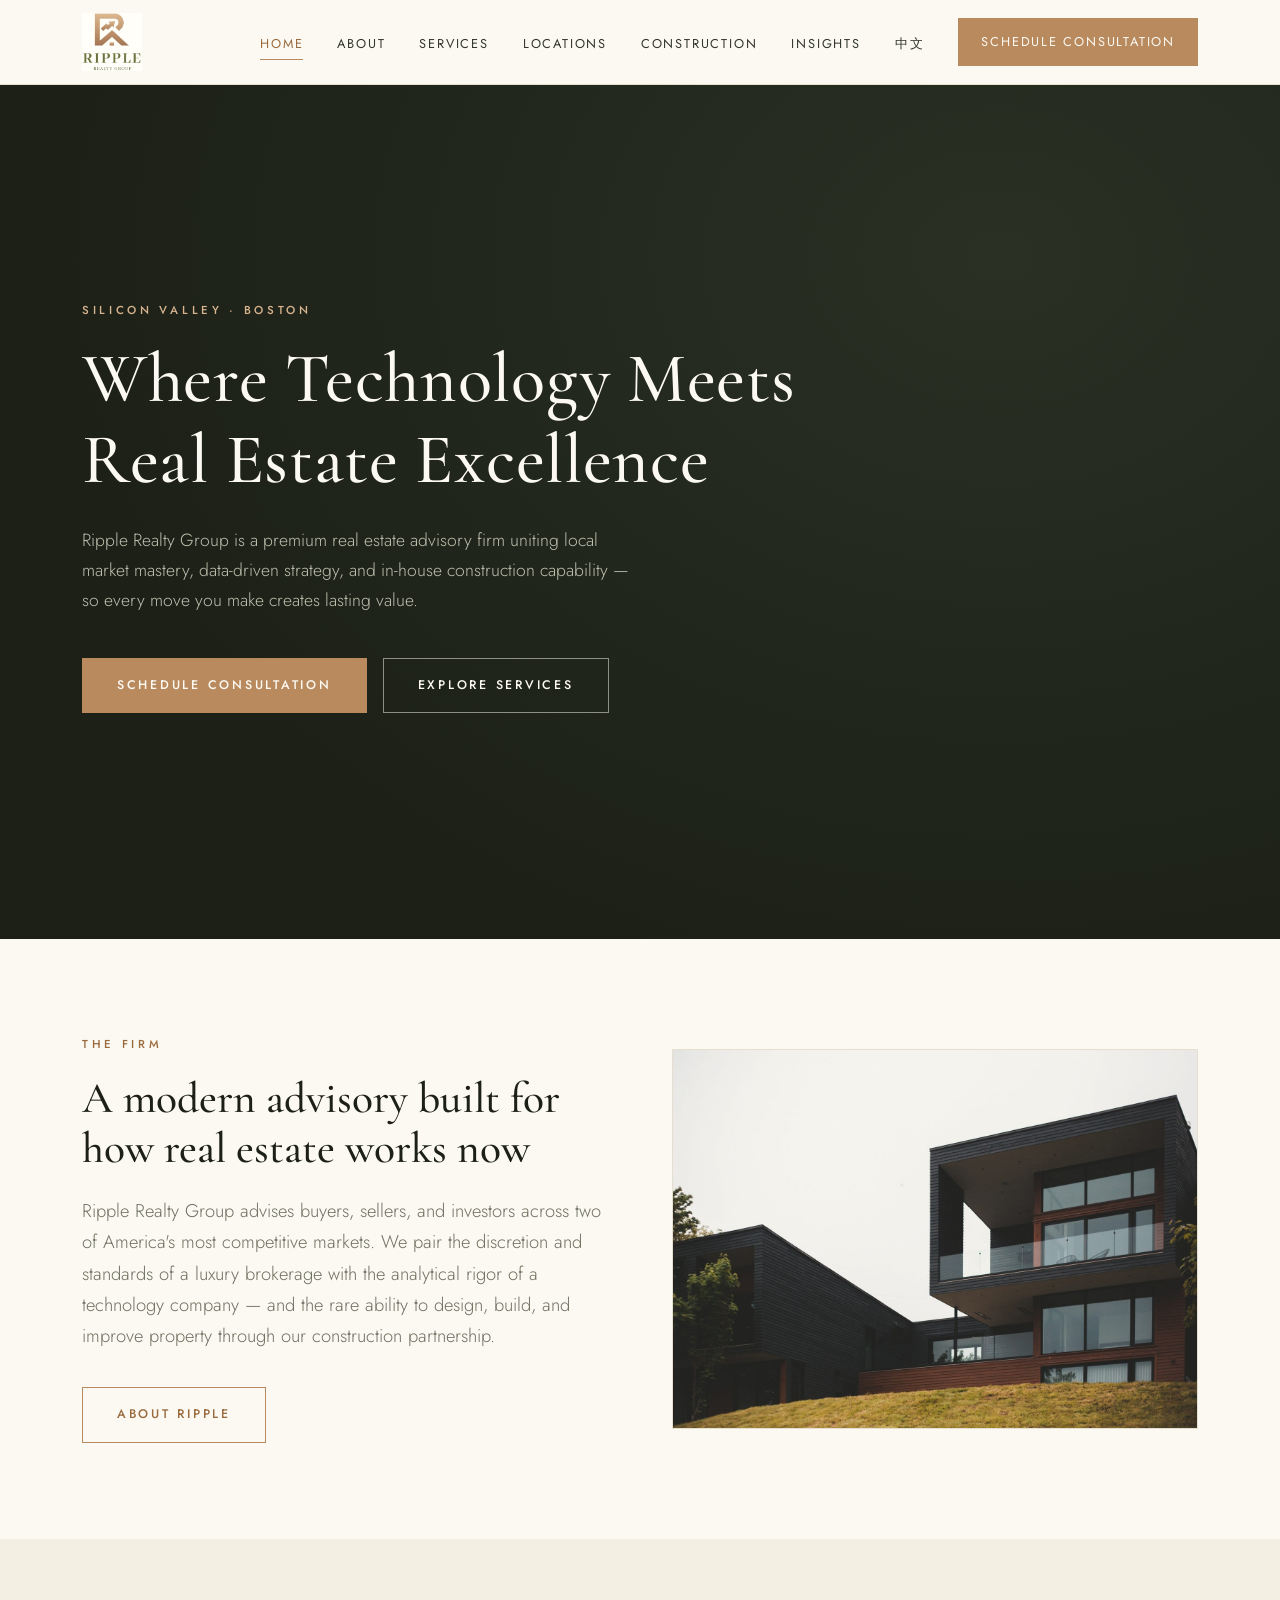
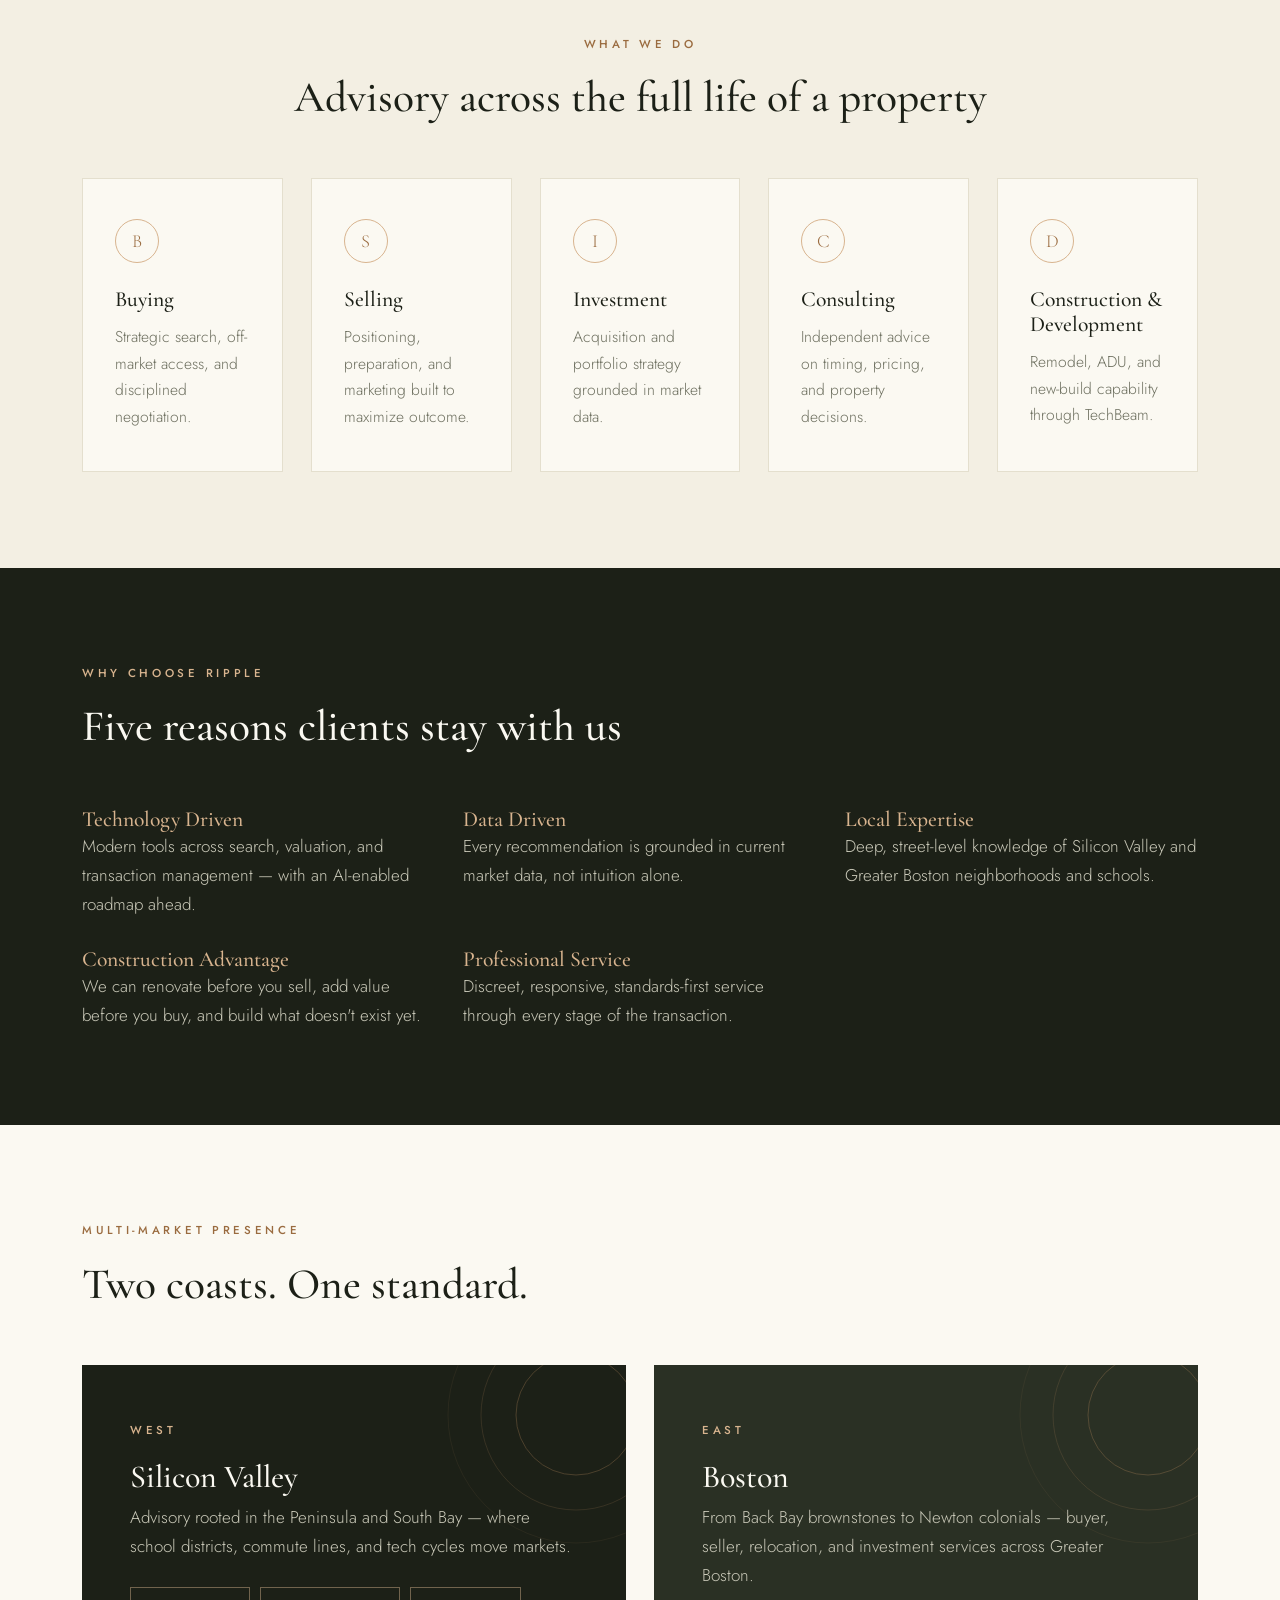
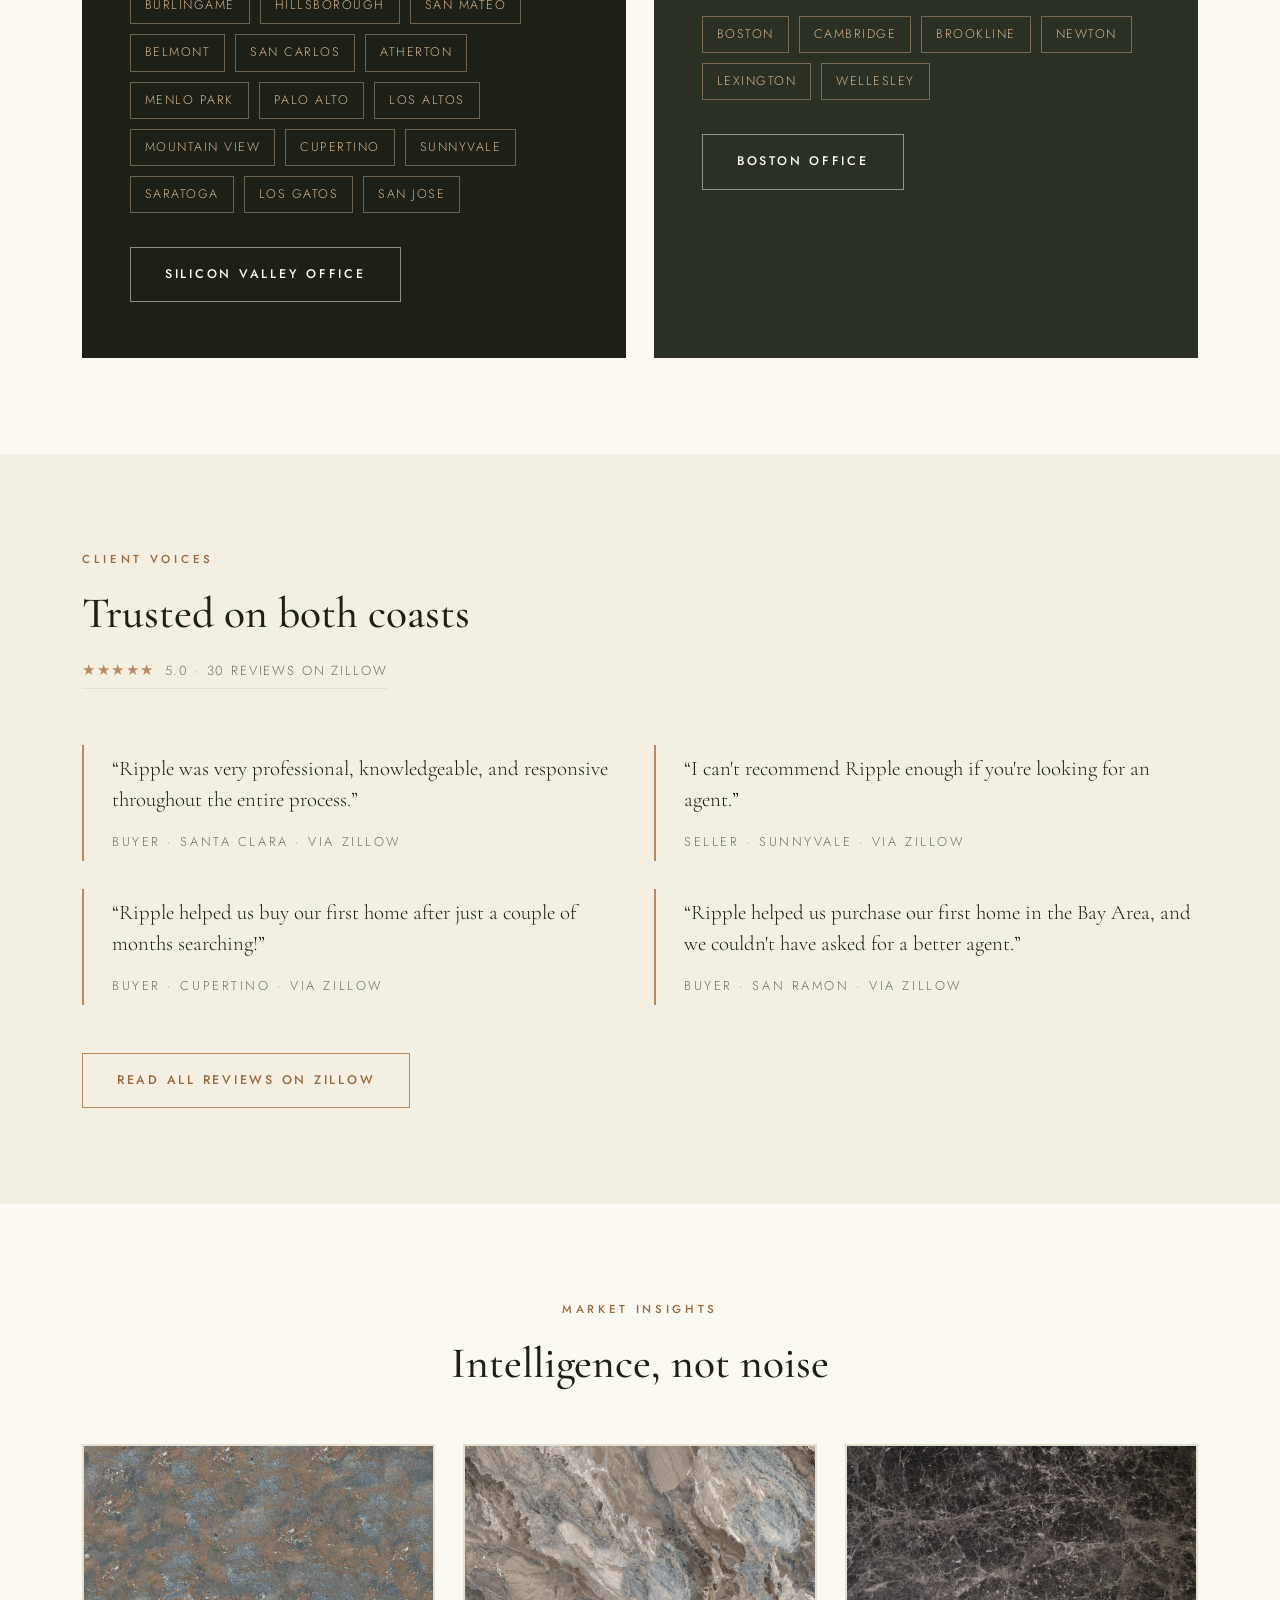
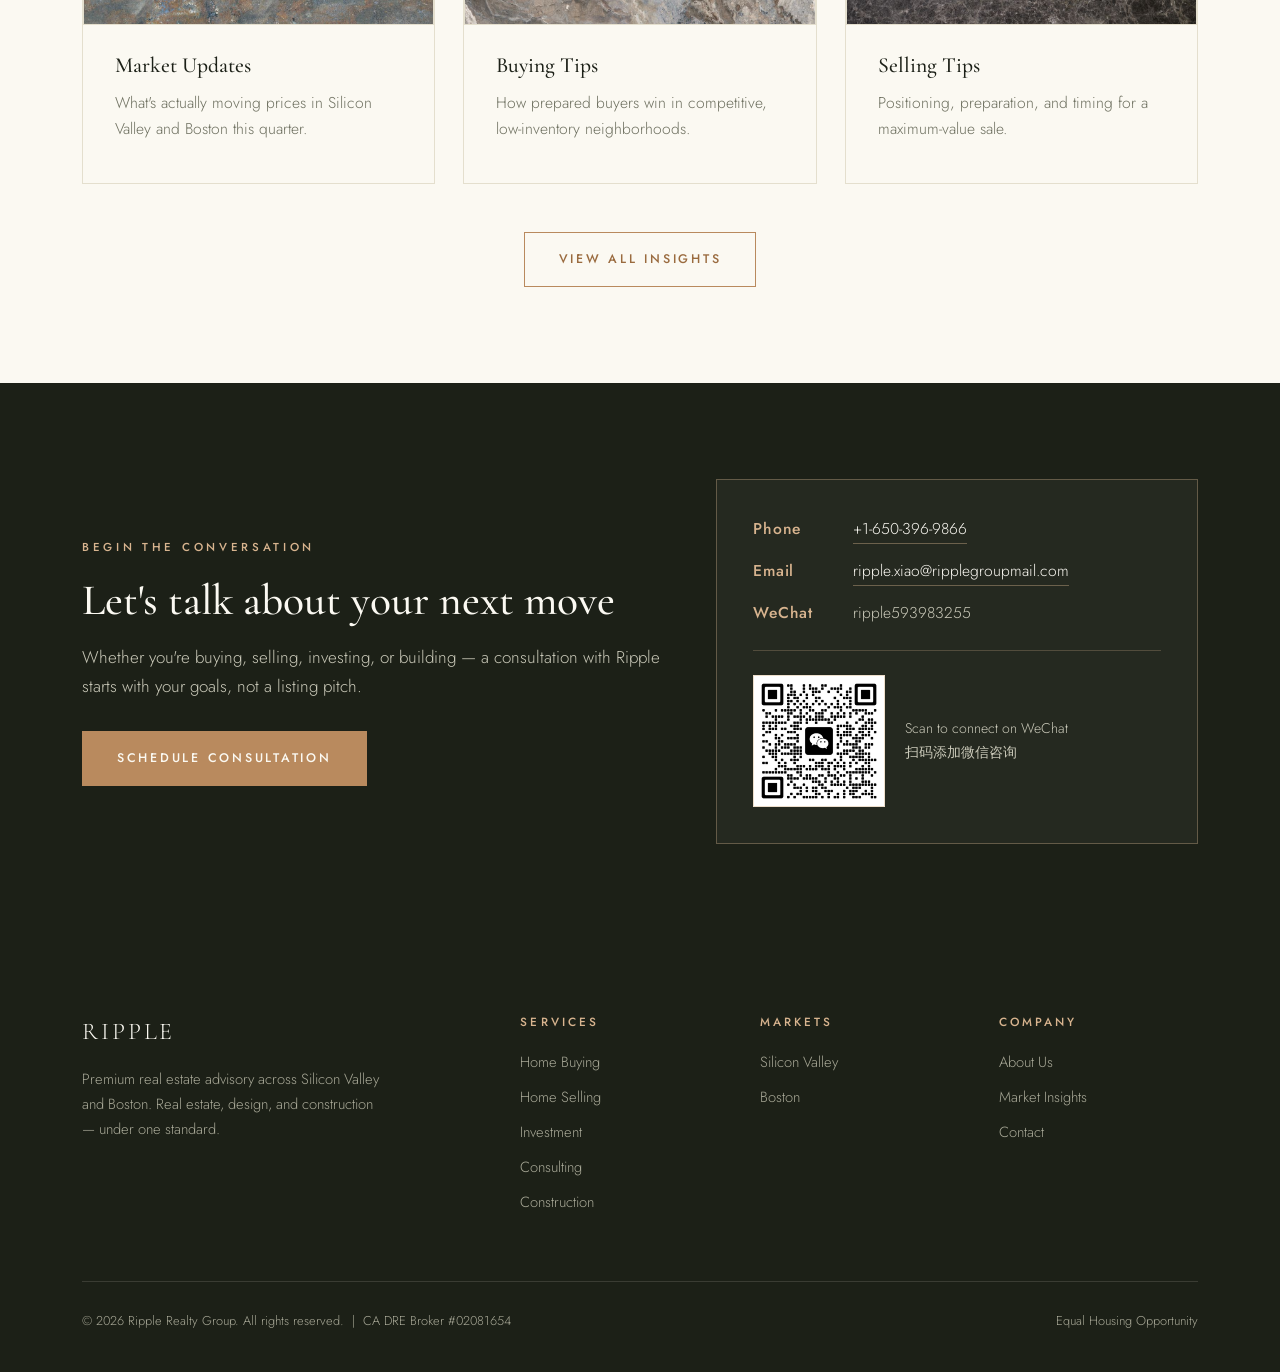
<file: index.html>
<!DOCTYPE html>
<html lang="en">
<head>
<meta charset="UTF-8">
<meta name="viewport" content="width=device-width, initial-scale=1.0">
<title>Ripple Realty Group | Premium Real Estate in Silicon Valley &amp; Boston</title>
<meta name="description" content="Ripple Realty Group is a technology-driven premium real estate advisory firm serving Silicon Valley and Boston — buying, selling, investment, consulting, and construction &amp; development.">
<meta property="og:title" content="Ripple Realty Group | Where Technology Meets Real Estate Excellence">
<meta property="og:description" content="Premium real estate advisory across Silicon Valley and Boston, combining local expertise, data, and construction capability.">
<meta property="og:type" content="website">
<meta property="og:url" content="https://www.ripplerealtygroup.com/">
<link rel="canonical" href="https://www.ripplerealtygroup.com/">
<link rel="alternate" hreflang="en" href="https://www.ripplerealtygroup.com/">
<link rel="alternate" hreflang="zh" href="https://www.ripplerealtygroup.com/zh/index.html">
<link rel="preconnect" href="https://fonts.googleapis.com">
<link rel="preconnect" href="https://fonts.gstatic.com" crossorigin>
<link href="https://fonts.googleapis.com/css2?family=Cormorant+Garamond:wght@400;500;600&family=Jost:wght@300;400;500&display=swap" rel="stylesheet">
<link rel="stylesheet" href="style.css">
</head>
<body>

<header class="site">
  <div class="wrap nav">
    <a class="logo" href="index.html" aria-label="Ripple Realty Group home"><img src="assets/logo.jpg" alt="Ripple Realty Group"></a>
    <nav>
      <button class="nav-toggle" aria-label="Menu" onclick="document.getElementById('menu').classList.toggle('open')">☰</button>
      <ul id="menu">
        <li><a href="index.html" class="active">Home</a></li>
        <li><a href="about.html">About</a></li>
        <li><a href="services.html">Services</a></li>
        <li><a href="locations.html">Locations</a></li>
        <li><a href="construction.html">Construction</a></li>
        <li><a href="insights.html">Insights</a></li>
        <li><a href="zh/index.html" lang="zh">中文</a></li>
        <li><a class="btn solid" href="#contact">Schedule Consultation</a></li>
      </ul>
    </nav>
  </div>
</header>

<!-- HERO -->
<section class="hero on-dark">
  <svg class="ripple-field" viewBox="0 0 1400 700" preserveAspectRatio="xMidYMid slice" aria-hidden="true">
    <g>
      <circle cx="1080" cy="330" r="120" style="animation-delay:0s"/>
      <circle cx="1080" cy="330" r="120" style="animation-delay:2.2s"/>
      <circle cx="1080" cy="330" r="120" style="animation-delay:4.4s"/>
      <circle cx="1080" cy="330" r="120" style="animation-delay:6.6s"/>
      <circle cx="230" cy="620" r="90" style="animation-delay:1.4s"/>
      <circle cx="230" cy="620" r="90" style="animation-delay:5s"/>
    </g>
  </svg>
  <div class="wrap">
    <span class="eyebrow">Silicon Valley · Boston</span>
    <h1>Where Technology Meets<br>Real Estate Excellence</h1>
    <p class="sub">Ripple Realty Group is a premium real estate advisory firm uniting local market mastery, data-driven strategy, and in-house construction capability — so every move you make creates lasting value.</p>
    <div class="cta-row">
      <a class="btn solid" href="#contact">Schedule Consultation</a>
      <a class="btn ghost-light" href="services.html">Explore Services</a>
    </div>
  </div>
</section>

<!-- COMPANY OVERVIEW -->
<section>
  <div class="wrap feature-row">
    <div>
      <span class="eyebrow">The Firm</span>
      <h2>A modern advisory built for how real estate works now</h2>
      <p class="lede" style="margin-top:22px">Ripple Realty Group advises buyers, sellers, and investors across two of America's most competitive markets. We pair the discretion and standards of a luxury brokerage with the analytical rigor of a technology company — and the rare ability to design, build, and improve property through our construction partnership.</p>
      <a class="btn" style="margin-top:36px" href="about.html">About Ripple</a>
    </div>
    <div class="photo has-img photo-firm"><img src="assets/home-firm.jpg" alt="Modern timber-clad home with cantilevered glass balconies" width="1600" height="1066" loading="lazy"></div>
  </div>
</section>

<!-- SERVICES -->
<section class="tinted">
  <div class="wrap">
    <div class="section-head center">
      <span class="eyebrow">What We Do</span>
      <h2>Advisory across the full life of a property</h2>
    </div>
    <div class="grid c5">
      <a class="card" href="services.html#buying"><div class="card-mark">B</div><h3>Buying</h3><p>Strategic search, off-market access, and disciplined negotiation.</p></a>
      <a class="card" href="services.html#selling"><div class="card-mark">S</div><h3>Selling</h3><p>Positioning, preparation, and marketing built to maximize outcome.</p></a>
      <a class="card" href="services.html#investment"><div class="card-mark">I</div><h3>Investment</h3><p>Acquisition and portfolio strategy grounded in market data.</p></a>
      <a class="card" href="services.html#consulting"><div class="card-mark">C</div><h3>Consulting</h3><p>Independent advice on timing, pricing, and property decisions.</p></a>
      <a class="card" href="construction.html"><div class="card-mark">D</div><h3>Construction &amp; Development</h3><p>Remodel, ADU, and new-build capability through TechBeam.</p></a>
    </div>
  </div>
</section>

<!-- WHY RIPPLE -->
<section class="dark on-dark">
  <div class="wrap">
    <div class="section-head">
      <span class="eyebrow">Why Choose Ripple</span>
      <h2>Five reasons clients stay with us</h2>
    </div>
    <div class="grid c3">
      <div><h3 style="color:var(--bronze-light)">Technology Driven</h3><p>Modern tools across search, valuation, and transaction management — with an AI-enabled roadmap ahead.</p></div>
      <div><h3 style="color:var(--bronze-light)">Data Driven</h3><p>Every recommendation is grounded in current market data, not intuition alone.</p></div>
      <div><h3 style="color:var(--bronze-light)">Local Expertise</h3><p>Deep, street-level knowledge of Silicon Valley and Greater Boston neighborhoods and schools.</p></div>
      <div><h3 style="color:var(--bronze-light)">Construction Advantage</h3><p>We can renovate before you sell, add value before you buy, and build what doesn't exist yet.</p></div>
      <div><h3 style="color:var(--bronze-light)">Professional Service</h3><p>Discreet, responsive, standards-first service through every stage of the transaction.</p></div>
    </div>
  </div>
</section>

<!-- MULTI-MARKET -->
<section>
  <div class="wrap">
    <div class="section-head">
      <span class="eyebrow">Multi-Market Presence</span>
      <h2>Two coasts. One standard.</h2>
    </div>
    <div class="grid c2">
      <div class="market-panel on-dark">
        <svg class="ripple-corner" width="260" height="260" viewBox="0 0 260 260" aria-hidden="true">
          <circle cx="130" cy="130" r="60" fill="none" stroke="#B98A5E" stroke-width="1" opacity=".6"/>
          <circle cx="130" cy="130" r="95" fill="none" stroke="#B98A5E" stroke-width="1" opacity=".35"/>
          <circle cx="130" cy="130" r="128" fill="none" stroke="#B98A5E" stroke-width="1" opacity=".18"/>
        </svg>
        <span class="eyebrow">West</span>
        <h3>Silicon Valley</h3>
        <p>Advisory rooted in the Peninsula and South Bay — where school districts, commute lines, and tech cycles move markets.</p>
        <ul class="areas">
          <li>Burlingame</li><li>Hillsborough</li><li>San Mateo</li><li>Belmont</li><li>San Carlos</li><li>Atherton</li><li>Menlo Park</li><li>Palo Alto</li><li>Los Altos</li><li>Mountain View</li><li>Cupertino</li><li>Sunnyvale</li><li>Saratoga</li><li>Los Gatos</li><li>San Jose</li>
        </ul>
        <a class="btn ghost-light" href="locations.html#silicon-valley">Silicon Valley Office</a>
      </div>
      <div class="market-panel alt on-dark">
        <svg class="ripple-corner" width="260" height="260" viewBox="0 0 260 260" aria-hidden="true">
          <circle cx="130" cy="130" r="60" fill="none" stroke="#B98A5E" stroke-width="1" opacity=".6"/>
          <circle cx="130" cy="130" r="95" fill="none" stroke="#B98A5E" stroke-width="1" opacity=".35"/>
          <circle cx="130" cy="130" r="128" fill="none" stroke="#B98A5E" stroke-width="1" opacity=".18"/>
        </svg>
        <span class="eyebrow">East</span>
        <h3>Boston</h3>
        <p>From Back Bay brownstones to Newton colonials — buyer, seller, relocation, and investment services across Greater Boston.</p>
        <ul class="areas">
          <li>Boston</li><li>Cambridge</li><li>Brookline</li><li>Newton</li><li>Lexington</li><li>Wellesley</li>
        </ul>
        <a class="btn ghost-light" href="locations.html#boston">Boston Office</a>
      </div>
    </div>
  </div>
</section>

<!-- TESTIMONIALS (from Zillow) -->
<section class="tinted">
  <div class="wrap">
    <div class="section-head">
      <span class="eyebrow">Client Voices</span>
      <h2>Trusted on both coasts</h2>
      <a class="rating-badge" href="https://www.zillow.com/profile/ripplexiao#reviews" target="_blank" rel="noopener"><span class="stars" aria-hidden="true">★★★★★</span> 5.0 · 30 reviews on Zillow</a>
    </div>
    <div class="grid c2">
      <blockquote class="quote"><p>“Ripple was very professional, knowledgeable, and responsive throughout the entire process.”</p><cite>Buyer · Santa Clara · via Zillow</cite></blockquote>
      <blockquote class="quote"><p>“I can't recommend Ripple enough if you're looking for an agent.”</p><cite>Seller · Sunnyvale · via Zillow</cite></blockquote>
      <blockquote class="quote"><p>“Ripple helped us buy our first home after just a couple of months searching!”</p><cite>Buyer · Cupertino · via Zillow</cite></blockquote>
      <blockquote class="quote"><p>“Ripple helped us purchase our first home in the Bay Area, and we couldn't have asked for a better agent.”</p><cite>Buyer · San Ramon · via Zillow</cite></blockquote>
    </div>
    <div class="reviews-cta"><a class="btn" href="https://www.zillow.com/profile/ripplexiao#reviews" target="_blank" rel="noopener">Read all reviews on Zillow</a></div>
  </div>
</section>

<!-- MARKET INSIGHTS -->
<section>
  <div class="wrap">
    <div class="section-head center">
      <span class="eyebrow">Market Insights</span>
      <h2>Intelligence, not noise</h2>
    </div>
    <div class="grid c3">
      <a class="card" href="insights.html#market-updates"><div class="photo has-img" style="min-height:180px;margin:-40px -32px 28px"><img src="assets/insight-market.jpg" alt="" width="1000" height="500" loading="lazy"></div><h3>Market Updates</h3><p>What's actually moving prices in Silicon Valley and Boston this quarter.</p></a>
      <a class="card" href="insights.html#buying-tips"><div class="photo has-img" style="min-height:180px;margin:-40px -32px 28px"><img src="assets/insight-buying.jpg" alt="" width="1000" height="500" loading="lazy"></div><h3>Buying Tips</h3><p>How prepared buyers win in competitive, low-inventory neighborhoods.</p></a>
      <a class="card" href="insights.html#selling-tips"><div class="photo has-img" style="min-height:180px;margin:-40px -32px 28px"><img src="assets/insight-selling.jpg" alt="" width="1000" height="500" loading="lazy"></div><h3>Selling Tips</h3><p>Positioning, preparation, and timing for a maximum-value sale.</p></a>
    </div>
    <div class="reviews-cta" style="text-align:center"><a class="btn" href="insights.html">View all insights</a></div>
  </div>
</section>

<!-- CONTACT CTA -->
<section class="dark on-dark" id="contact">
  <div class="wrap contact-grid">
    <div>
      <span class="eyebrow">Begin the Conversation</span>
      <h2>Let's talk about your next move</h2>
      <p style="margin:18px 0 30px">Whether you're buying, selling, investing, or building — a consultation with Ripple starts with your goals, not a listing pitch.</p>
      <a class="btn solid" href="mailto:ripple.xiao@ripplegroupmail.com">Schedule Consultation</a>
    </div>
    <div class="contact-card">
      <div class="row"><b>Phone</b><a href="tel:+16503969866">+1-650-396-9866</a></div>
      <div class="row"><b>Email</b><a href="mailto:ripple.xiao@ripplegroupmail.com">ripple.xiao@ripplegroupmail.com</a></div>
      <div class="row"><b>WeChat</b><span>ripple593983255</span></div>
      <div class="qr-box">
        <img src="assets/wechat-qr.png" alt="WeChat QR code — scan to add Ripple Realty Group on WeChat">
        <p>Scan to connect on WeChat<br>扫码添加微信咨询</p>
      </div>
    </div>
  </div>
</section>

<footer class="site">
  <div class="wrap">
    <div class="cols">
      <div>
        <div class="brandline">RIPPLE</div>
        <p style="margin-top:14px;max-width:300px">Premium real estate advisory across Silicon Valley and Boston. Real estate, design, and construction — under one standard.</p>
      </div>
      <div>
        <h4>Services</h4>
        <ul>
          <li><a href="services.html#buying">Home Buying</a></li>
          <li><a href="services.html#selling">Home Selling</a></li>
          <li><a href="services.html#investment">Investment</a></li>
          <li><a href="services.html#consulting">Consulting</a></li>
          <li><a href="construction.html">Construction</a></li>
        </ul>
      </div>
      <div>
        <h4>Markets</h4>
        <ul>
          <li><a href="locations.html#silicon-valley">Silicon Valley</a></li>
          <li><a href="locations.html#boston">Boston</a></li>
        </ul>
      </div>
      <div>
        <h4>Company</h4>
        <ul>
          <li><a href="about.html">About Us</a></li>
          <li><a href="insights.html">Market Insights</a></li>
          <li><a href="#contact">Contact</a></li>
        </ul>
      </div>
    </div>
    <div class="legal">
      <span>© 2026 Ripple Realty Group. All rights reserved. &nbsp;|&nbsp; CA DRE Broker #02081654</span>
      <span>Equal Housing Opportunity</span>
    </div>
  </div>
</footer>

</body>
</html>
</file>
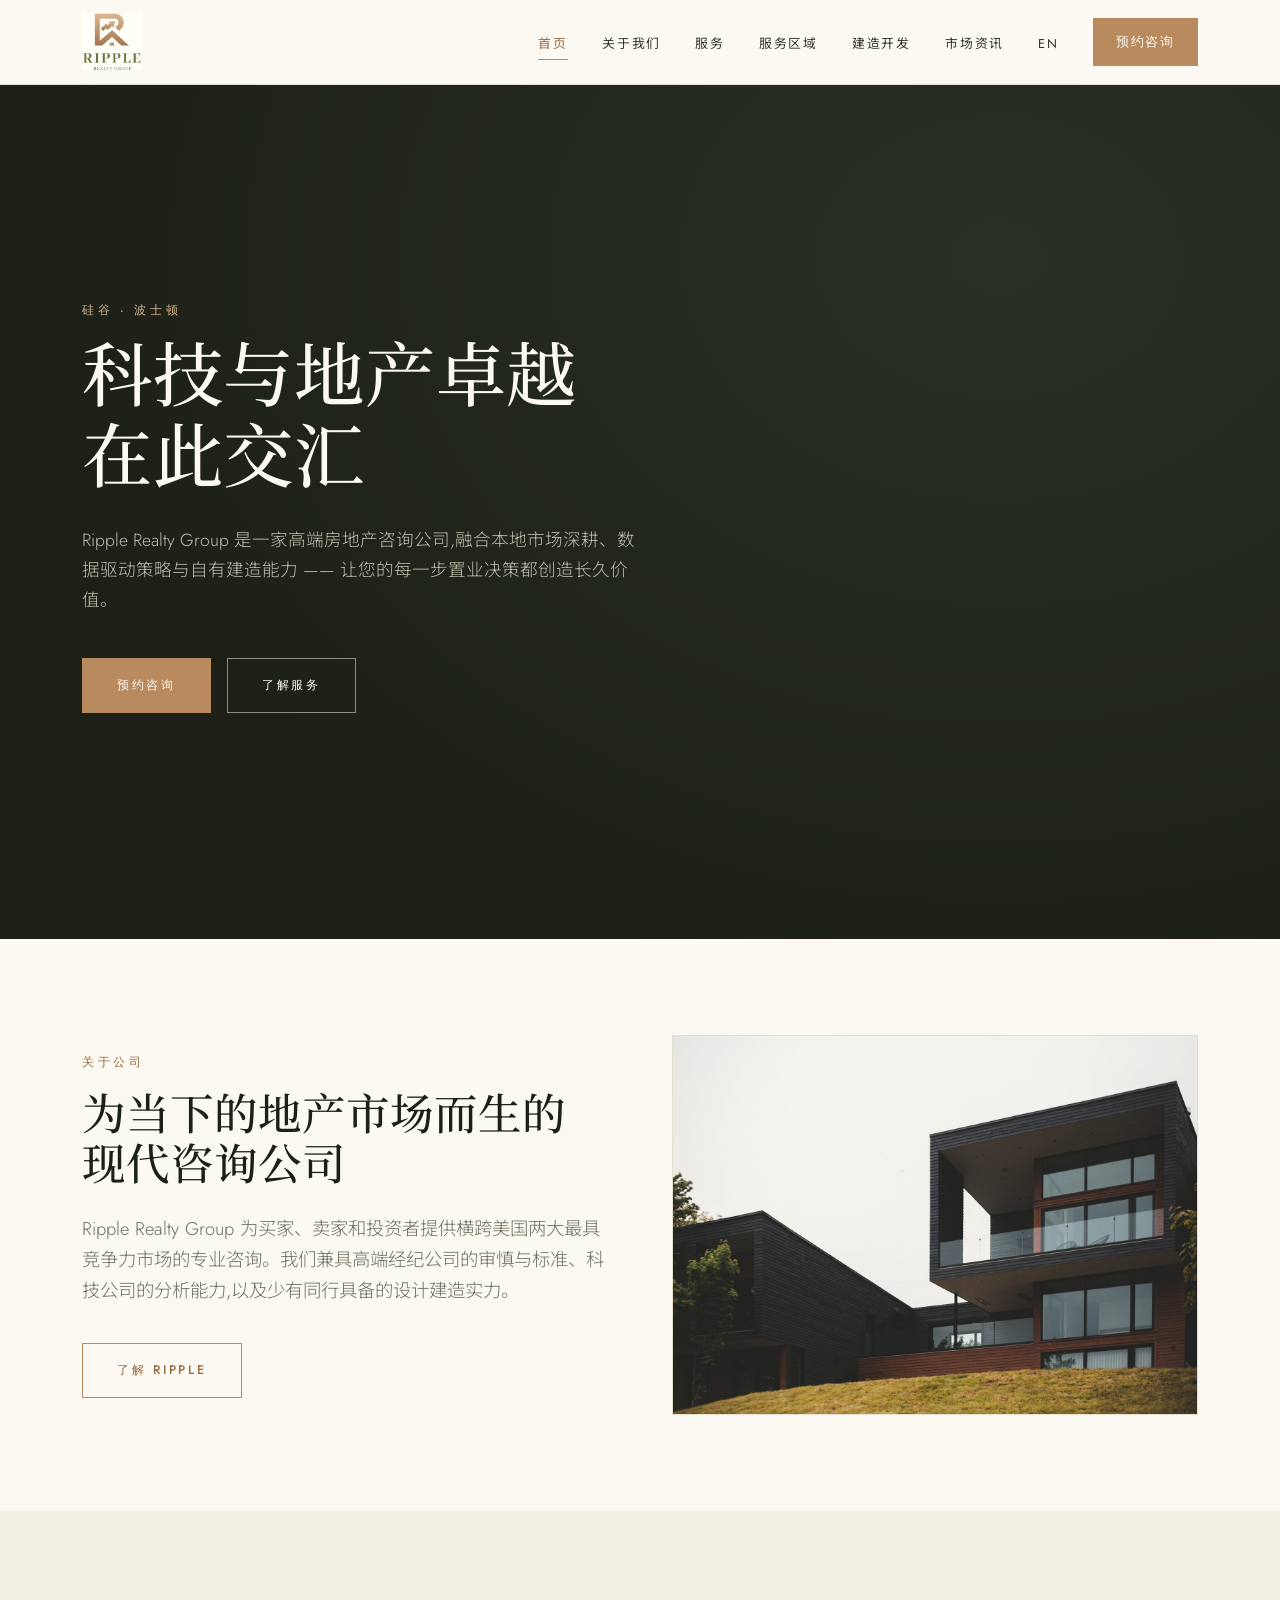
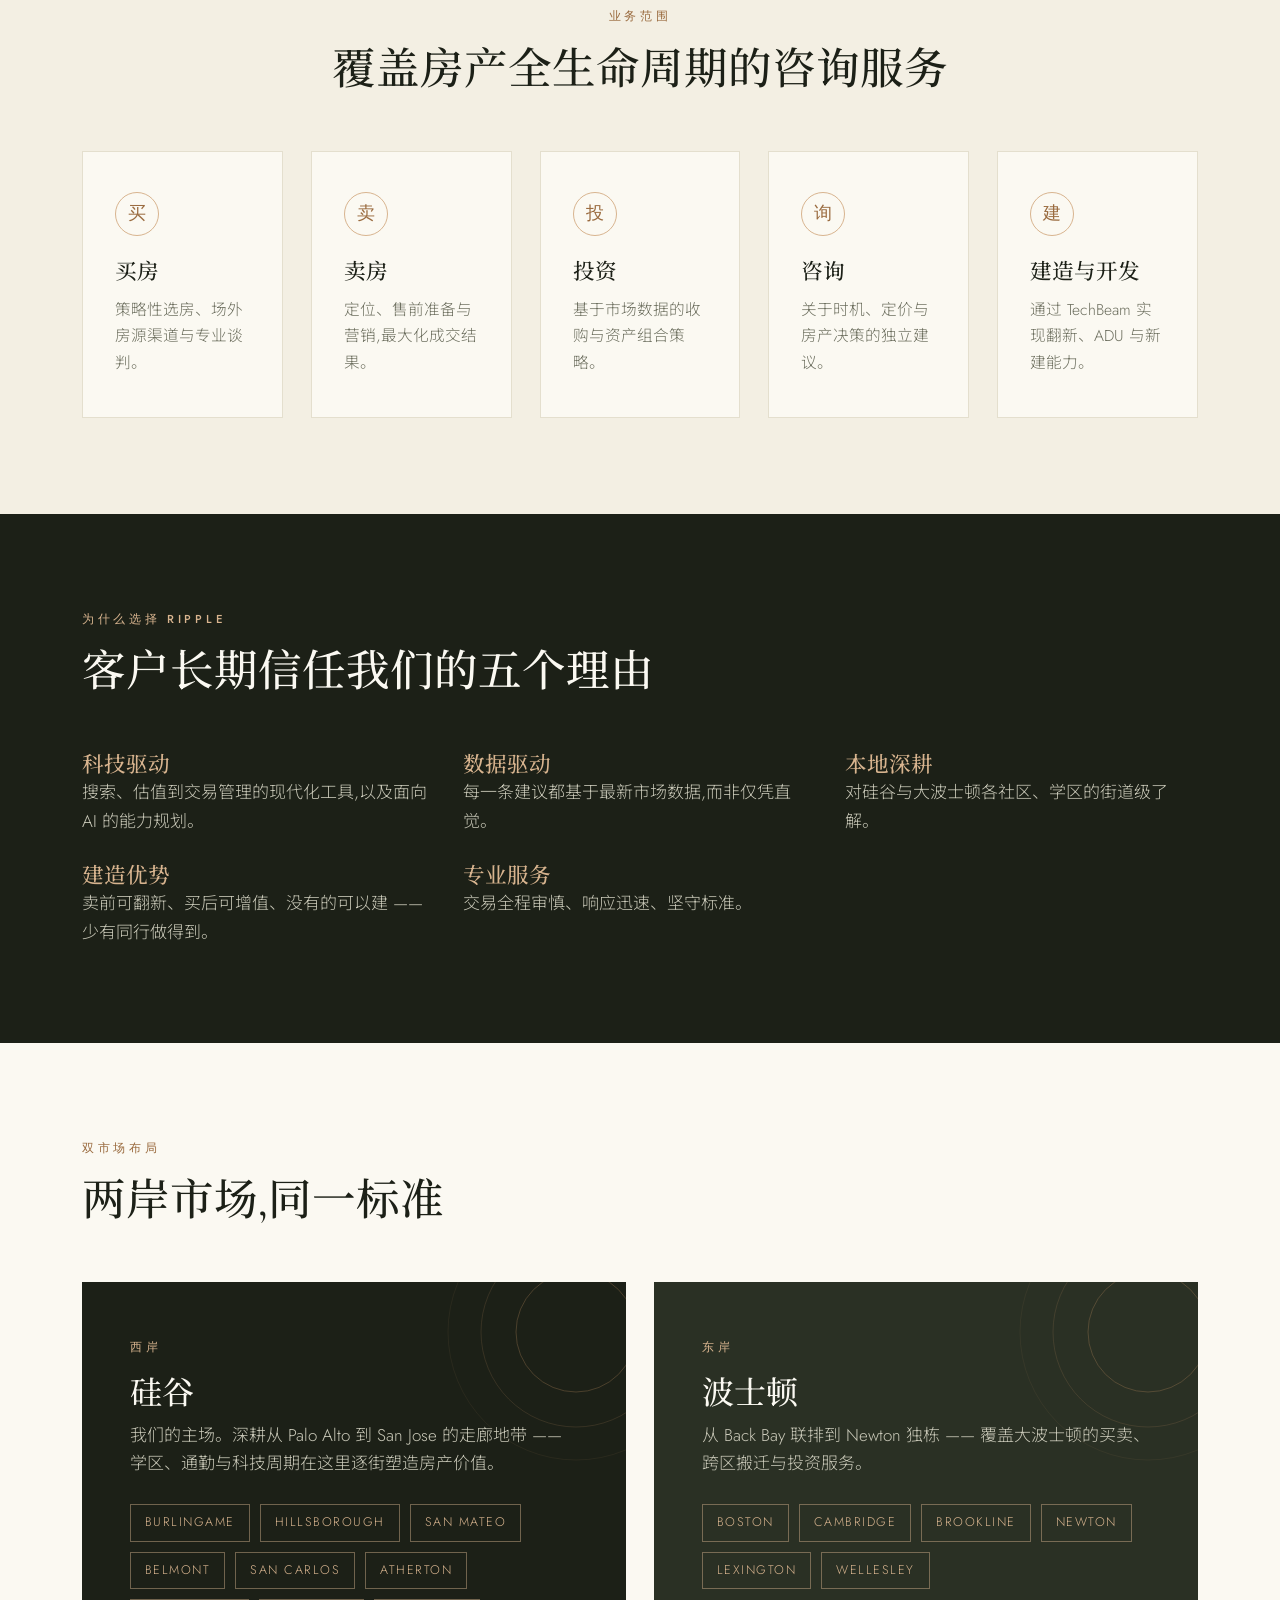
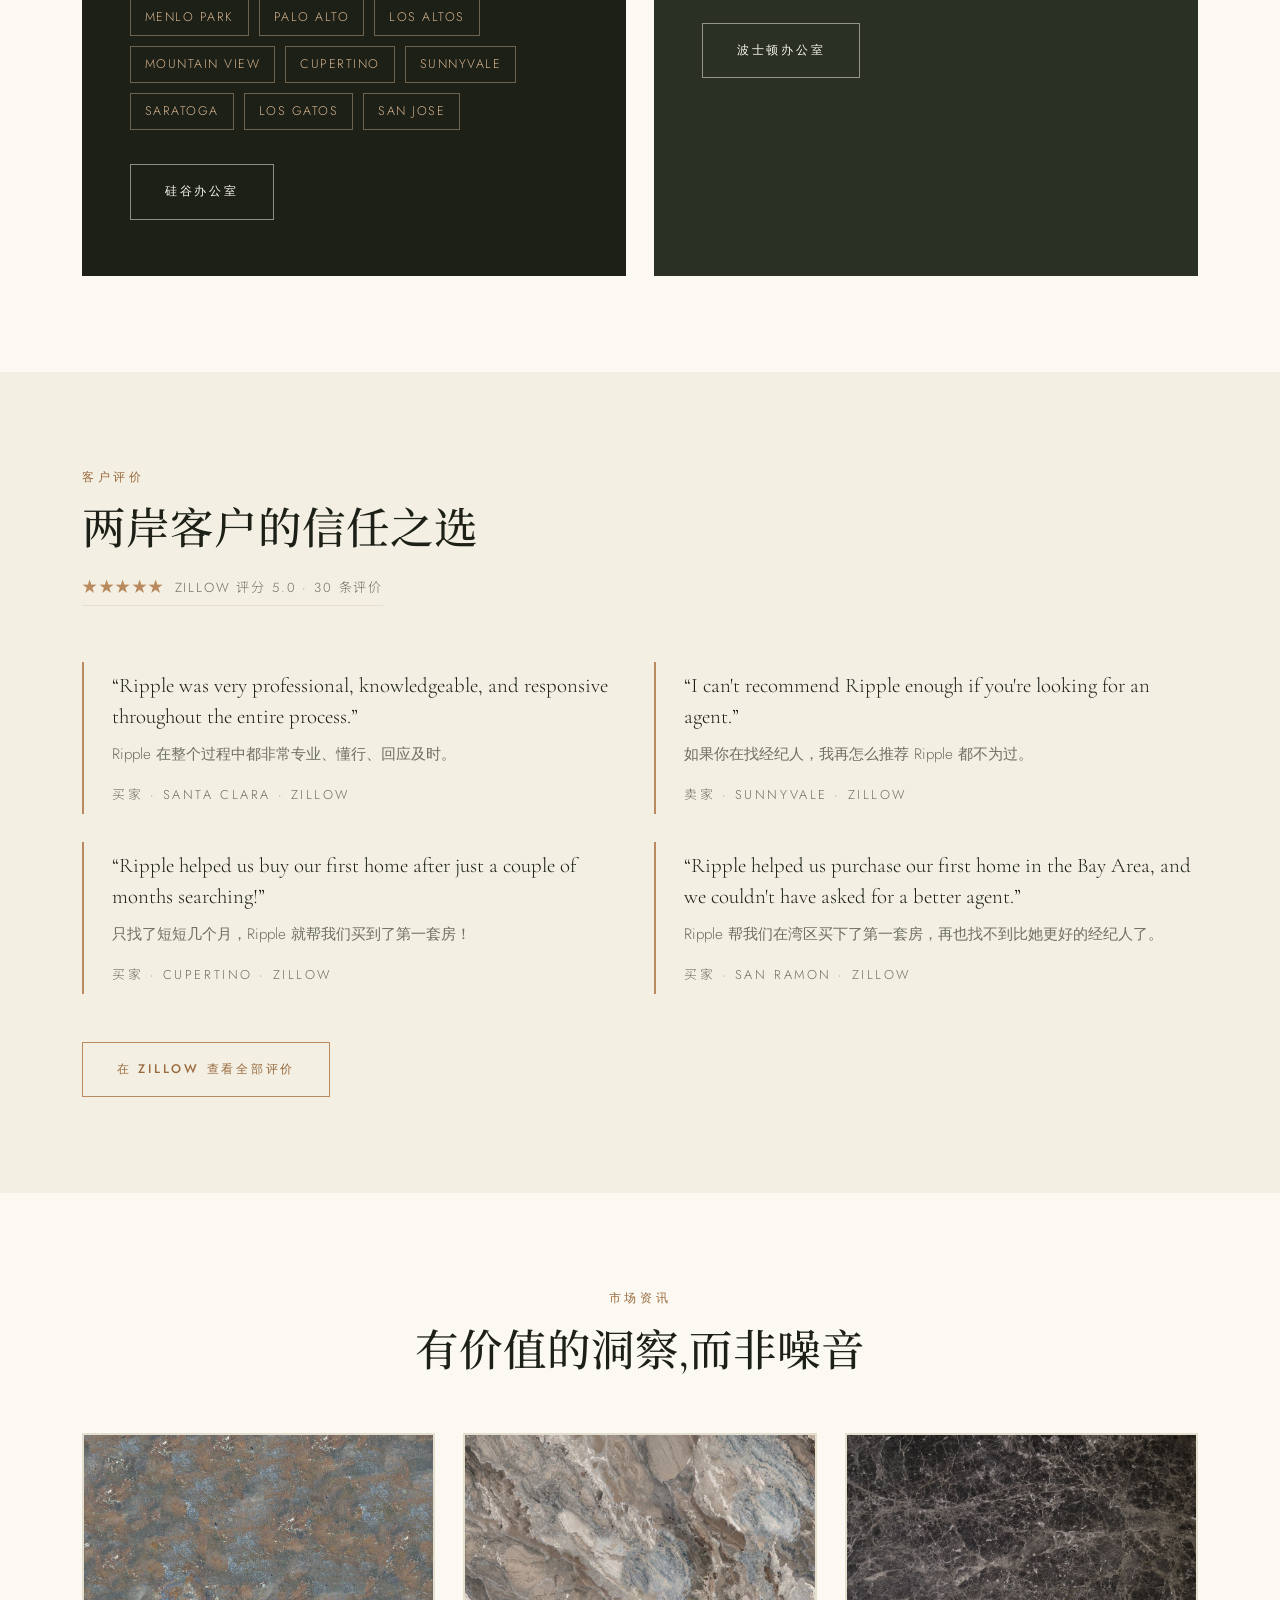
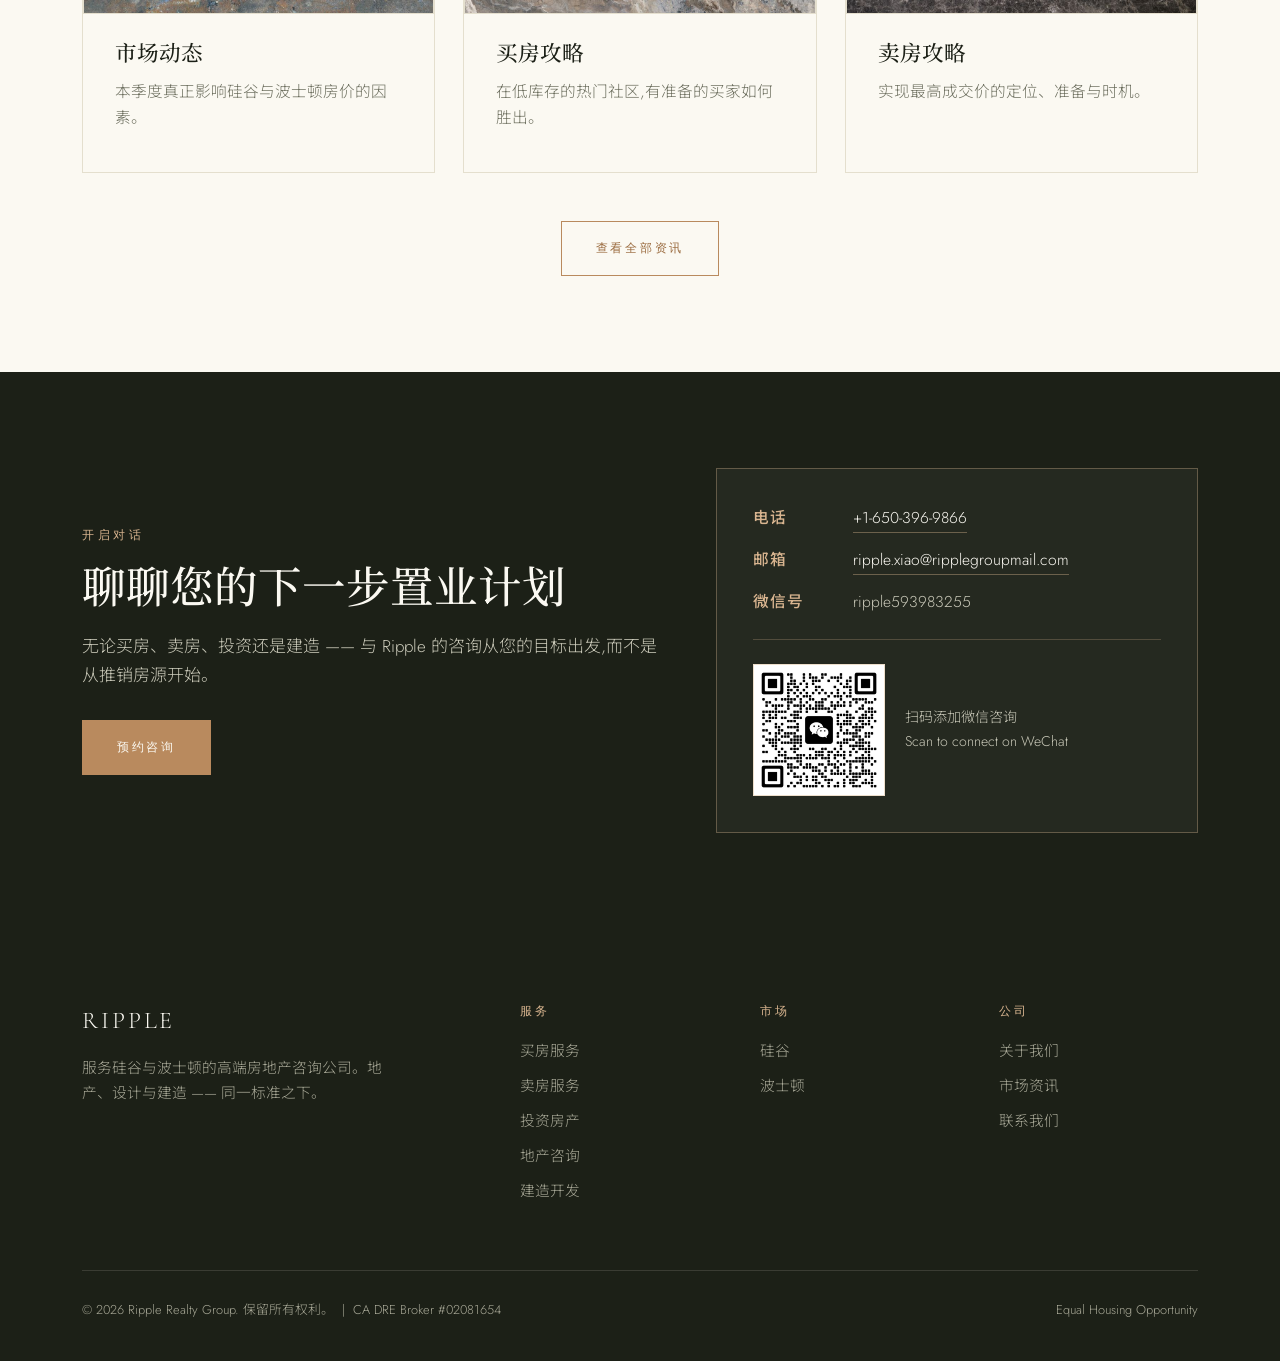
<file: zh/index.html>
<!DOCTYPE html>
<html lang="zh-CN">
<head>
<meta charset="UTF-8">
<meta name="viewport" content="width=device-width, initial-scale=1.0">
<title>Ripple Realty Group | 硅谷与波士顿高端房地产咨询</title>
<meta name="description" content="Ripple Realty Group 是科技驱动的高端房地产咨询公司,服务硅谷与波士顿 —— 买房、卖房、投资、咨询及建造开发。">
<meta property="og:title" content="Ripple Realty Group | 硅谷与波士顿高端房地产咨询">
<meta property="og:description" content="Ripple Realty Group 是科技驱动的高端房地产咨询公司,服务硅谷与波士顿 —— 买房、卖房、投资、咨询及建造开发。">
<meta property="og:type" content="website">
<link rel="canonical" href="https://www.ripplerealtygroup.com/zh/index.html">
<link rel="alternate" hreflang="zh" href="https://www.ripplerealtygroup.com/zh/index.html">
<link rel="alternate" hreflang="en" href="https://www.ripplerealtygroup.com/index.html">
<link rel="preconnect" href="https://fonts.googleapis.com">
<link rel="preconnect" href="https://fonts.gstatic.com" crossorigin>
<link href="https://fonts.googleapis.com/css2?family=Cormorant+Garamond:wght@400;500;600&family=Jost:wght@300;400;500&family=Noto+Serif+SC:wght@400;500;600&family=Noto+Sans+SC:wght@300;400;500&display=swap" rel="stylesheet">
<link rel="stylesheet" href="../style.css">
<style>
body { font-family: "Jost", "Noto Sans SC", sans-serif; }
h1,h2,h3,.display,.quote p { font-family: "Cormorant Garamond", "Noto Serif SC", serif; }
</style>
</head>
<body>
<header class="site">
  <div class="wrap nav">
    <a class="logo" href="index.html" aria-label="Ripple Realty Group 首页"><img src="../assets/logo.jpg" alt="Ripple Realty Group"></a>
    <nav>
      <button class="nav-toggle" aria-label="菜单" onclick="document.getElementById('menu').classList.toggle('open')">&#9776;</button>
      <ul id="menu">
        <li><a href="index.html" class="active">首页</a></li>
        <li><a href="about.html">关于我们</a></li>
        <li><a href="services.html">服务</a></li>
        <li><a href="locations.html">服务区域</a></li>
        <li><a href="construction.html">建造开发</a></li>
        <li><a href="insights.html">市场资讯</a></li>
        <li><a href="../index.html" lang="en">EN</a></li>
        <li><a class="btn solid" href="index.html#contact">预约咨询</a></li>
      </ul>
    </nav>
  </div>
</header>

<section class="hero on-dark">
  <svg class="ripple-field" viewBox="0 0 1400 700" preserveAspectRatio="xMidYMid slice" aria-hidden="true">
    <g>
      <circle cx="1080" cy="330" r="120" style="animation-delay:0s"/>
      <circle cx="1080" cy="330" r="120" style="animation-delay:2.2s"/>
      <circle cx="1080" cy="330" r="120" style="animation-delay:4.4s"/>
      <circle cx="1080" cy="330" r="120" style="animation-delay:6.6s"/>
      <circle cx="230" cy="620" r="90" style="animation-delay:1.4s"/>
      <circle cx="230" cy="620" r="90" style="animation-delay:5s"/>
    </g>
  </svg>
  <div class="wrap">
    <span class="eyebrow">硅谷 · 波士顿</span>
    <h1>科技与地产卓越<br>在此交汇</h1>
    <p class="sub">Ripple Realty Group 是一家高端房地产咨询公司,融合本地市场深耕、数据驱动策略与自有建造能力 —— 让您的每一步置业决策都创造长久价值。</p>
    <div class="cta-row">
      <a class="btn solid" href="#contact">预约咨询</a>
      <a class="btn ghost-light" href="services.html">了解服务</a>
    </div>
  </div>
</section>

<section>
  <div class="wrap feature-row">
    <div>
      <span class="eyebrow">关于公司</span>
      <h2>为当下的地产市场而生的现代咨询公司</h2>
      <p class="lede" style="margin-top:22px">Ripple Realty Group 为买家、卖家和投资者提供横跨美国两大最具竞争力市场的专业咨询。我们兼具高端经纪公司的审慎与标准、科技公司的分析能力,以及少有同行具备的设计建造实力。</p>
      <a class="btn" style="margin-top:36px" href="about.html">了解 Ripple</a>
    </div>
    <div class="photo has-img photo-firm"><img src="../assets/home-firm.jpg" alt="现代木饰面住宅，悬挑玻璃阳台" width="1600" height="1066" loading="lazy"></div>
  </div>
</section>

<section class="tinted">
  <div class="wrap">
    <div class="section-head center">
      <span class="eyebrow">业务范围</span>
      <h2>覆盖房产全生命周期的咨询服务</h2>
    </div>
    <div class="grid c5">
      <a class="card" href="services.html#buying"><div class="card-mark">买</div><h3>买房</h3><p>策略性选房、场外房源渠道与专业谈判。</p></a>
      <a class="card" href="services.html#selling"><div class="card-mark">卖</div><h3>卖房</h3><p>定位、售前准备与营销,最大化成交结果。</p></a>
      <a class="card" href="services.html#investment"><div class="card-mark">投</div><h3>投资</h3><p>基于市场数据的收购与资产组合策略。</p></a>
      <a class="card" href="services.html#consulting"><div class="card-mark">询</div><h3>咨询</h3><p>关于时机、定价与房产决策的独立建议。</p></a>
      <a class="card" href="construction.html"><div class="card-mark">建</div><h3>建造与开发</h3><p>通过 TechBeam 实现翻新、ADU 与新建能力。</p></a>
    </div>
  </div>
</section>

<section class="dark on-dark">
  <div class="wrap">
    <div class="section-head">
      <span class="eyebrow">为什么选择 Ripple</span>
      <h2>客户长期信任我们的五个理由</h2>
    </div>
    <div class="grid c3">
      <div><h3 style="color:var(--bronze-light)">科技驱动</h3><p>搜索、估值到交易管理的现代化工具,以及面向 AI 的能力规划。</p></div>
      <div><h3 style="color:var(--bronze-light)">数据驱动</h3><p>每一条建议都基于最新市场数据,而非仅凭直觉。</p></div>
      <div><h3 style="color:var(--bronze-light)">本地深耕</h3><p>对硅谷与大波士顿各社区、学区的街道级了解。</p></div>
      <div><h3 style="color:var(--bronze-light)">建造优势</h3><p>卖前可翻新、买后可增值、没有的可以建 —— 少有同行做得到。</p></div>
      <div><h3 style="color:var(--bronze-light)">专业服务</h3><p>交易全程审慎、响应迅速、坚守标准。</p></div>
    </div>
  </div>
</section>

<section>
  <div class="wrap">
    <div class="section-head">
      <span class="eyebrow">双市场布局</span>
      <h2>两岸市场,同一标准</h2>
    </div>
    <div class="grid c2">
      <div class="market-panel on-dark">
        <svg class="ripple-corner" width="260" height="260" viewBox="0 0 260 260" aria-hidden="true"><circle cx="130" cy="130" r="60" fill="none" stroke="#B98A5E" stroke-width="1" opacity=".6"/><circle cx="130" cy="130" r="95" fill="none" stroke="#B98A5E" stroke-width="1" opacity=".35"/><circle cx="130" cy="130" r="128" fill="none" stroke="#B98A5E" stroke-width="1" opacity=".18"/></svg>
        <span class="eyebrow">西岸</span>
        <h3>硅谷</h3>
        <p>我们的主场。深耕从 Palo Alto 到 San Jose 的走廊地带 —— 学区、通勤与科技周期在这里逐街塑造房产价值。</p>
        <ul class="areas"><li>Burlingame</li><li>Hillsborough</li><li>San Mateo</li><li>Belmont</li><li>San Carlos</li><li>Atherton</li><li>Menlo Park</li><li>Palo Alto</li><li>Los Altos</li><li>Mountain View</li><li>Cupertino</li><li>Sunnyvale</li><li>Saratoga</li><li>Los Gatos</li><li>San Jose</li></ul>
        <a class="btn ghost-light" href="locations.html#silicon-valley">硅谷办公室</a>
      </div>
      <div class="market-panel alt on-dark">
        <svg class="ripple-corner" width="260" height="260" viewBox="0 0 260 260" aria-hidden="true"><circle cx="130" cy="130" r="60" fill="none" stroke="#B98A5E" stroke-width="1" opacity=".6"/><circle cx="130" cy="130" r="95" fill="none" stroke="#B98A5E" stroke-width="1" opacity=".35"/><circle cx="130" cy="130" r="128" fill="none" stroke="#B98A5E" stroke-width="1" opacity=".18"/></svg>
        <span class="eyebrow">东岸</span>
        <h3>波士顿</h3>
        <p>从 Back Bay 联排到 Newton 独栋 —— 覆盖大波士顿的买卖、跨区搬迁与投资服务。</p>
        <ul class="areas"><li>Boston</li><li>Cambridge</li><li>Brookline</li><li>Newton</li><li>Lexington</li><li>Wellesley</li></ul>
        <a class="btn ghost-light" href="locations.html#boston">波士顿办公室</a>
      </div>
    </div>
  </div>
</section>

<section class="tinted">
  <div class="wrap">
    <div class="section-head"><span class="eyebrow">客户评价</span><h2>两岸客户的信任之选</h2>
      <a class="rating-badge" href="https://www.zillow.com/profile/ripplexiao#reviews" target="_blank" rel="noopener"><span class="stars" aria-hidden="true">★★★★★</span> Zillow 评分 5.0 · 30 条评价</a>
    </div>
    <div class="grid c2">
      <blockquote class="quote" lang="en"><p>“Ripple was very professional, knowledgeable, and responsive throughout the entire process.”</p><p class="quote-zh" lang="zh">Ripple 在整个过程中都非常专业、懂行、回应及时。</p><cite>买家 · Santa Clara · Zillow</cite></blockquote>
      <blockquote class="quote" lang="en"><p>“I can't recommend Ripple enough if you're looking for an agent.”</p><p class="quote-zh" lang="zh">如果你在找经纪人，我再怎么推荐 Ripple 都不为过。</p><cite>卖家 · Sunnyvale · Zillow</cite></blockquote>
      <blockquote class="quote" lang="en"><p>“Ripple helped us buy our first home after just a couple of months searching!”</p><p class="quote-zh" lang="zh">只找了短短几个月，Ripple 就帮我们买到了第一套房！</p><cite>买家 · Cupertino · Zillow</cite></blockquote>
      <blockquote class="quote" lang="en"><p>“Ripple helped us purchase our first home in the Bay Area, and we couldn't have asked for a better agent.”</p><p class="quote-zh" lang="zh">Ripple 帮我们在湾区买下了第一套房，再也找不到比她更好的经纪人了。</p><cite>买家 · San Ramon · Zillow</cite></blockquote>
    </div>
    <div class="reviews-cta"><a class="btn" href="https://www.zillow.com/profile/ripplexiao#reviews" target="_blank" rel="noopener">在 Zillow 查看全部评价</a></div>
  </div>
</section>

<section>
  <div class="wrap">
    <div class="section-head center"><span class="eyebrow">市场资讯</span><h2>有价值的洞察,而非噪音</h2></div>
    <div class="grid c3">
      <a class="card" href="insights.html#market-updates"><div class="photo has-img" style="min-height:180px;margin:-40px -32px 28px"><img src="../assets/insight-market.jpg" alt="" width="1000" height="500" loading="lazy"></div><h3>市场动态</h3><p>本季度真正影响硅谷与波士顿房价的因素。</p></a>
      <a class="card" href="insights.html#buying-tips"><div class="photo has-img" style="min-height:180px;margin:-40px -32px 28px"><img src="../assets/insight-buying.jpg" alt="" width="1000" height="500" loading="lazy"></div><h3>买房攻略</h3><p>在低库存的热门社区,有准备的买家如何胜出。</p></a>
      <a class="card" href="insights.html#selling-tips"><div class="photo has-img" style="min-height:180px;margin:-40px -32px 28px"><img src="../assets/insight-selling.jpg" alt="" width="1000" height="500" loading="lazy"></div><h3>卖房攻略</h3><p>实现最高成交价的定位、准备与时机。</p></a>
    </div>
    <div class="reviews-cta" style="text-align:center"><a class="btn" href="insights.html">查看全部资讯</a></div>
  </div>
</section>

<section class="dark on-dark" id="contact">
  <div class="wrap contact-grid">
    <div>
      <span class="eyebrow">开启对话</span>
      <h2>聊聊您的下一步置业计划</h2>
      <p style="margin:18px 0 30px">无论买房、卖房、投资还是建造 —— 与 Ripple 的咨询从您的目标出发,而不是从推销房源开始。</p>
      <a class="btn solid" href="mailto:ripple.xiao@ripplegroupmail.com">预约咨询</a>
    </div>
    <div class="contact-card">
      <div class="row"><b>电话</b><a href="tel:+16503969866">+1-650-396-9866</a></div>
      <div class="row"><b>邮箱</b><a href="mailto:ripple.xiao@ripplegroupmail.com">ripple.xiao@ripplegroupmail.com</a></div>
      <div class="row"><b>微信号</b><span>ripple593983255</span></div>
      <div class="qr-box">
        <img src="../assets/wechat-qr.png" alt="微信二维码 — 扫码添加 Ripple Realty Group">
        <p>扫码添加微信咨询<br>Scan to connect on WeChat</p>
      </div>
    </div>
  </div>
</section>
<footer class="site">
  <div class="wrap">
    <div class="cols">
      <div><div class="brandline">RIPPLE</div><p style="margin-top:14px;max-width:300px">服务硅谷与波士顿的高端房地产咨询公司。地产、设计与建造 —— 同一标准之下。</p></div>
      <div><h4>服务</h4><ul><li><a href="services.html#buying">买房服务</a></li><li><a href="services.html#selling">卖房服务</a></li><li><a href="services.html#investment">投资房产</a></li><li><a href="services.html#consulting">地产咨询</a></li><li><a href="construction.html">建造开发</a></li></ul></div>
      <div><h4>市场</h4><ul><li><a href="locations.html#silicon-valley">硅谷</a></li><li><a href="locations.html#boston">波士顿</a></li></ul></div>
      <div><h4>公司</h4><ul><li><a href="about.html">关于我们</a></li><li><a href="insights.html">市场资讯</a></li><li><a href="index.html#contact">联系我们</a></li></ul></div>
    </div>
    <div class="legal"><span>&copy; 2026 Ripple Realty Group. 保留所有权利。 &nbsp;|&nbsp; CA DRE Broker #02081654</span><span>Equal Housing Opportunity</span></div>
  </div>
</footer>
</body>
</html>
</file>
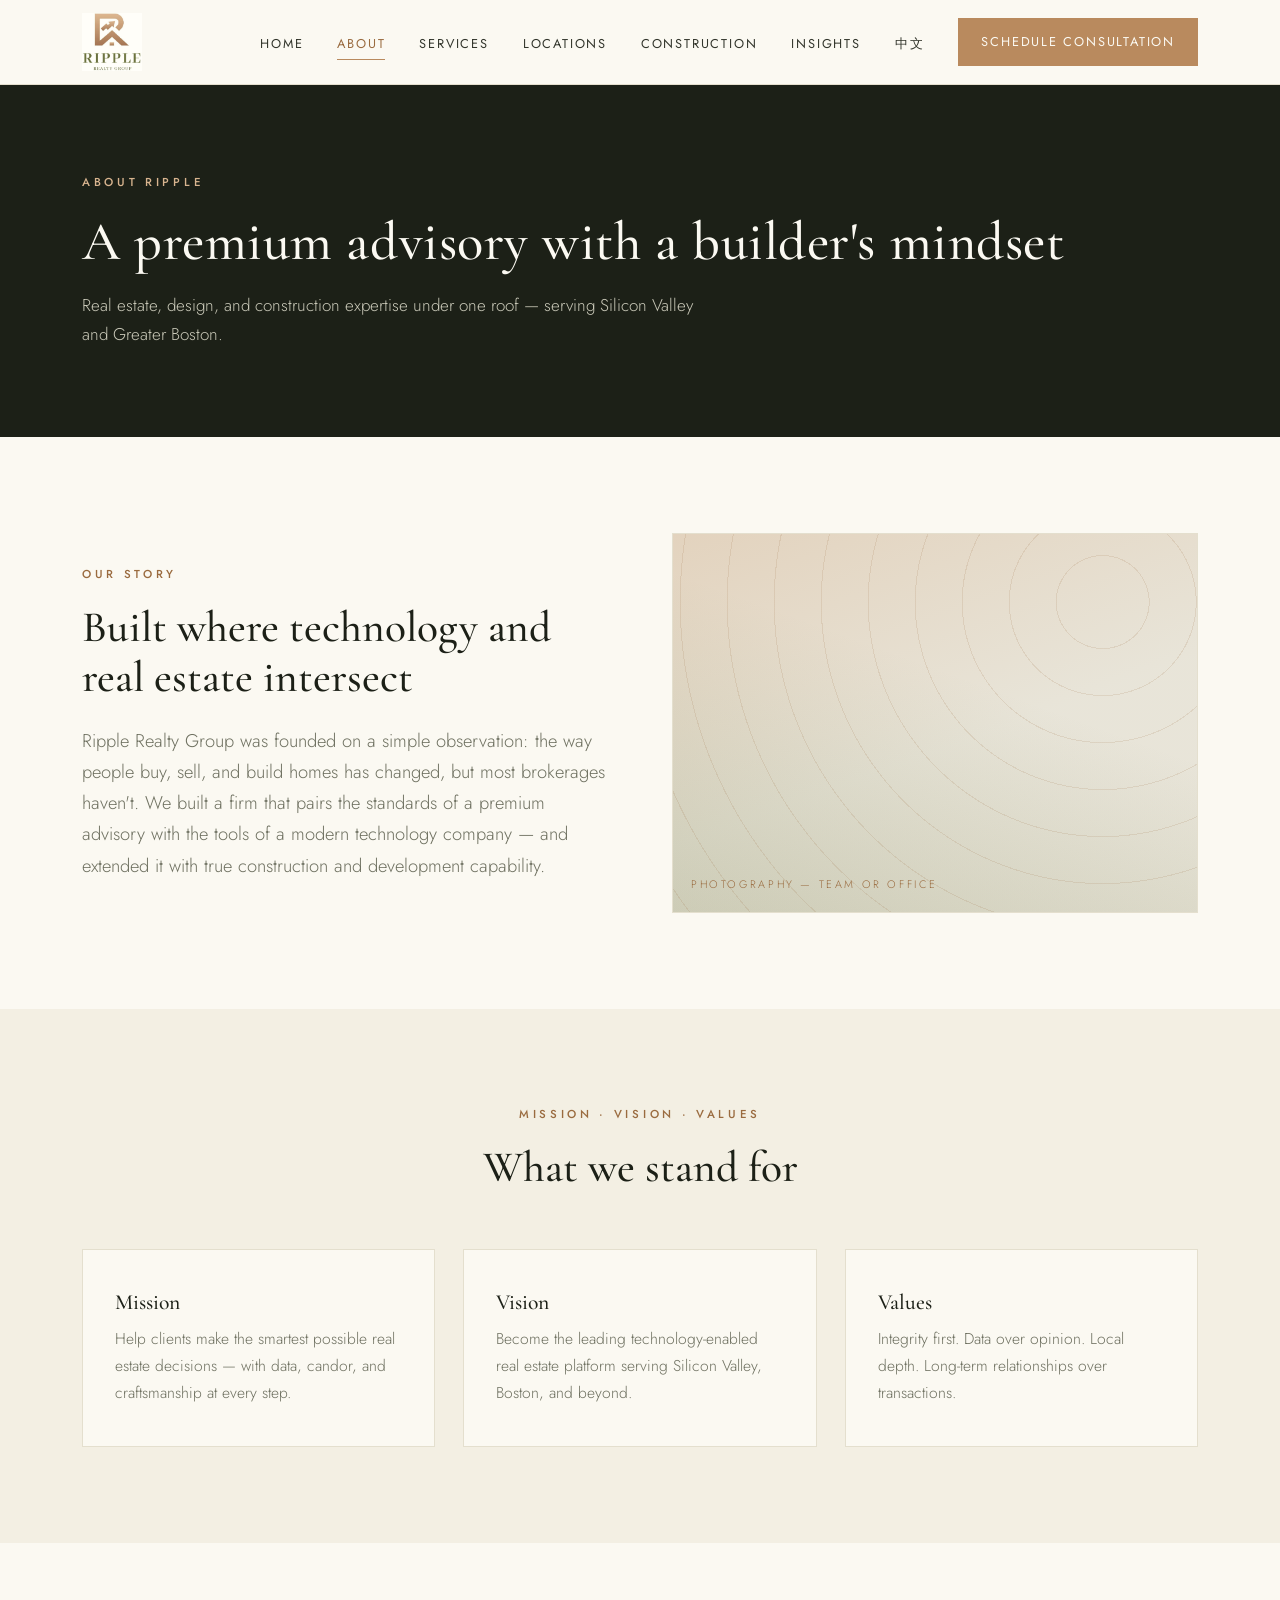
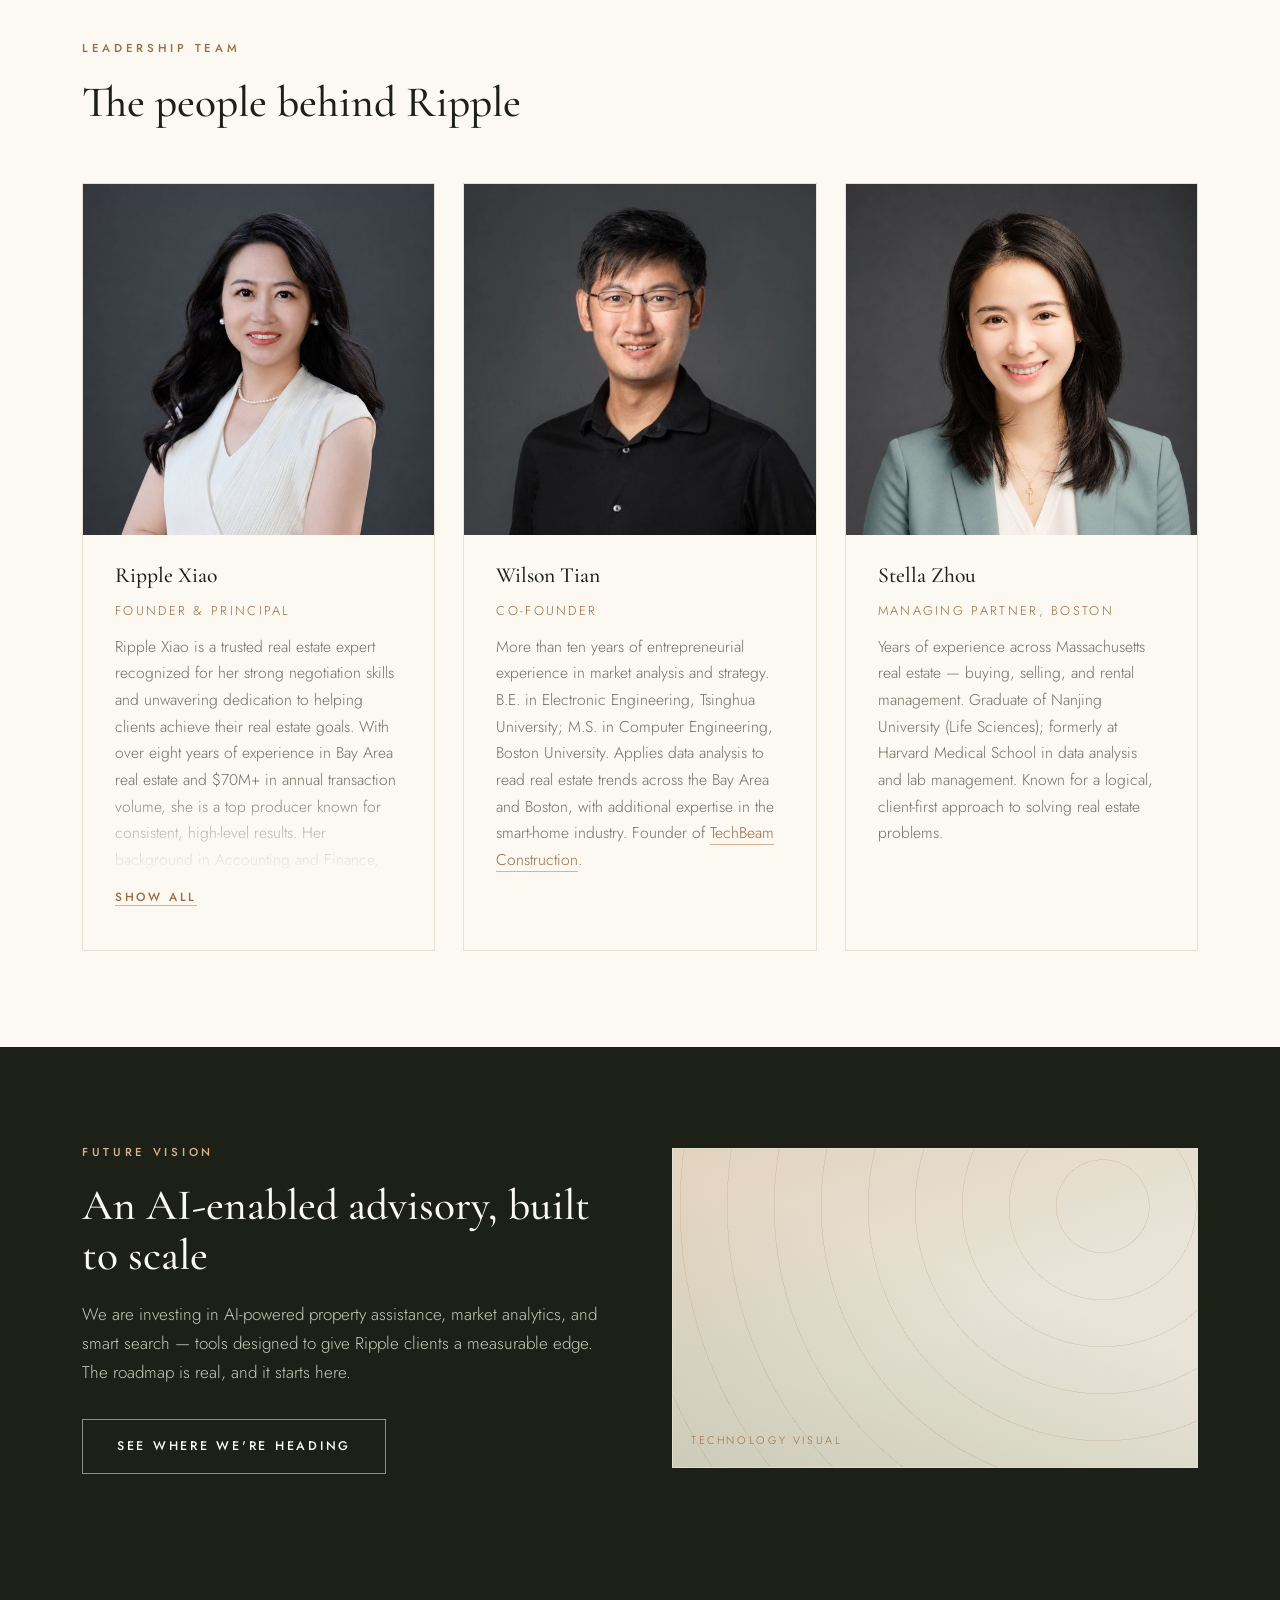
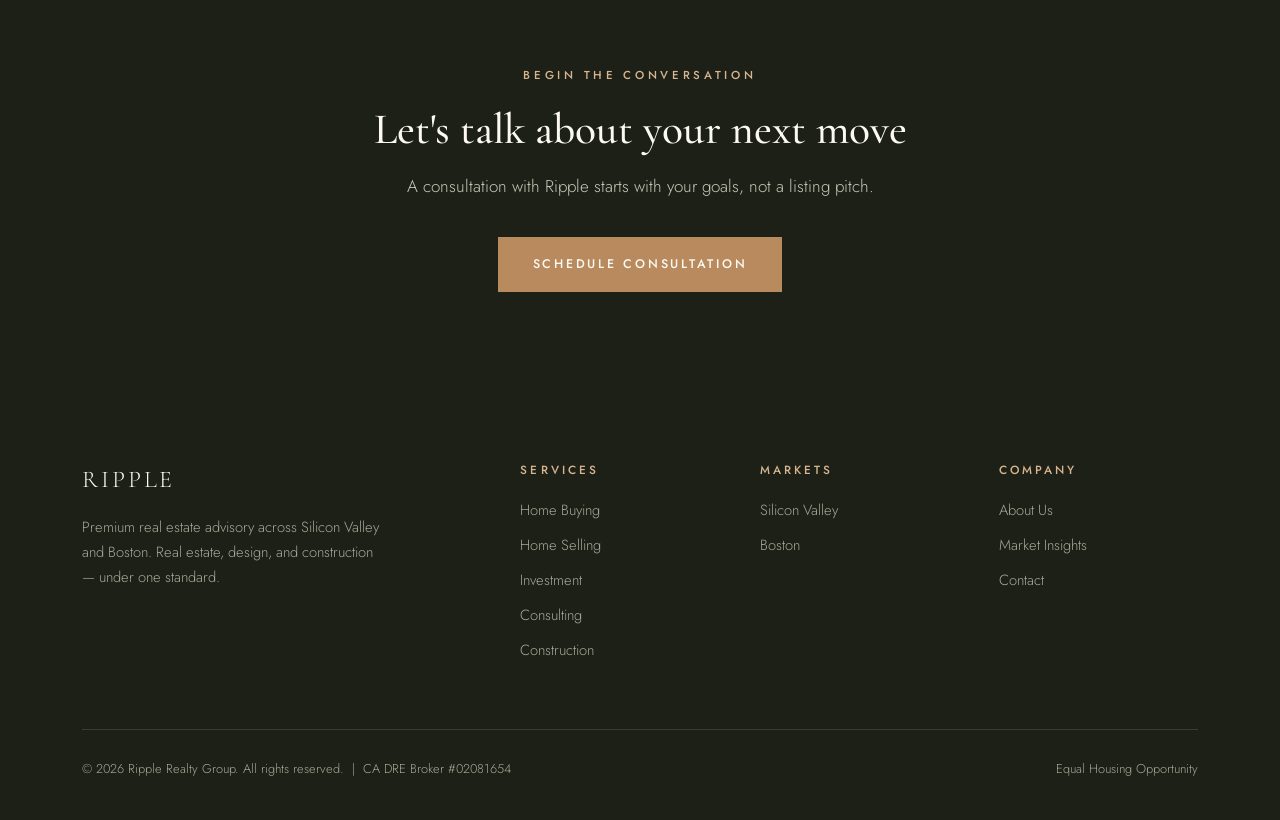
<file: about.html>
<!DOCTYPE html>
<html lang="en">
<head>
<meta charset="UTF-8">
<meta name="viewport" content="width=device-width, initial-scale=1.0">
<title>About Us | Ripple Realty Group</title>
<meta name="description" content="The story, mission, values, and leadership of Ripple Realty Group — a technology-driven premium real estate advisory serving Silicon Valley and Boston.">
<meta property="og:title" content="About Us | Ripple Realty Group">
<meta property="og:description" content="The story, mission, values, and leadership of Ripple Realty Group — a technology-driven premium real estate advisory serving Silicon Valley and Boston.">
<meta property="og:type" content="website">
<link rel="canonical" href="https://www.ripplerealtygroup.com/about.html">
<link rel="alternate" hreflang="en" href="https://www.ripplerealtygroup.com/about.html">
<link rel="alternate" hreflang="zh" href="https://www.ripplerealtygroup.com/zh/about.html">
<link rel="preconnect" href="https://fonts.googleapis.com">
<link rel="preconnect" href="https://fonts.gstatic.com" crossorigin>
<link href="https://fonts.googleapis.com/css2?family=Cormorant+Garamond:wght@400;500;600&family=Jost:wght@300;400;500&display=swap" rel="stylesheet">
<link rel="stylesheet" href="style.css">
</head>
<body>
<header class="site">
  <div class="wrap nav">
    <a class="logo" href="index.html" aria-label="Ripple Realty Group home"><img src="assets/logo.jpg" alt="Ripple Realty Group"></a>
    <nav>
      <button class="nav-toggle" aria-label="Menu" onclick="document.getElementById('menu').classList.toggle('open')">&#9776;</button>
      <ul id="menu">
        <li><a href="index.html">Home</a></li>
        <li><a href="about.html" class="active">About</a></li>
        <li><a href="services.html">Services</a></li>
        <li><a href="locations.html">Locations</a></li>
        <li><a href="construction.html">Construction</a></li>
        <li><a href="insights.html">Insights</a></li>
        <li><a href="zh/about.html" lang="zh">中文</a></li>
        <li><a class="btn solid" href="index.html#contact">Schedule Consultation</a></li>
      </ul>
    </nav>
  </div>
</header>
<section class="page-hero on-dark">
  <svg class="ripple-field" viewBox="0 0 1400 500" preserveAspectRatio="xMidYMid slice" aria-hidden="true">
    <g><circle cx="1150" cy="250" r="110" style="animation-delay:0s"/><circle cx="1150" cy="250" r="110" style="animation-delay:3s"/><circle cx="1150" cy="250" r="110" style="animation-delay:6s"/></g>
  </svg>
  <div class="wrap" style="position:relative;z-index:2">
    <span class="eyebrow">About Ripple</span>
    <h1>A premium advisory with a builder's mindset</h1>
    <p>Real estate, design, and construction expertise under one roof &mdash; serving Silicon Valley and Greater Boston.</p>
  </div>
</section>

<section>
  <div class="wrap feature-row">
    <div>
      <span class="eyebrow">Our Story</span>
      <h2>Built where technology and real estate intersect</h2>
      <p class="lede" style="margin-top:22px">Ripple Realty Group was founded on a simple observation: the way people buy, sell, and build homes has changed, but most brokerages haven't. We built a firm that pairs the standards of a premium advisory with the tools of a modern technology company &mdash; and extended it with true construction and development capability.</p>
    </div>
    <div class="photo"><span>Photography &mdash; team or office</span></div>
  </div>
</section>
<section class="tinted">
  <div class="wrap">
    <div class="section-head center"><span class="eyebrow">Mission &middot; Vision &middot; Values</span><h2>What we stand for</h2></div>
    <div class="grid c3">
      <div class="card"><h3>Mission</h3><p>Help clients make the smartest possible real estate decisions &mdash; with data, candor, and craftsmanship at every step.</p></div>
      <div class="card"><h3>Vision</h3><p>Become the leading technology-enabled real estate platform serving Silicon Valley, Boston, and beyond.</p></div>
      <div class="card"><h3>Values</h3><p>Integrity first. Data over opinion. Local depth. Long-term relationships over transactions.</p></div>
    </div>
  </div>
</section>
<section>
  <div class="wrap">
    <div class="section-head"><span class="eyebrow">Leadership Team</span><h2>The people behind Ripple</h2></div>
    <div class="grid c3">
      <div class="card team-card"><img class="portrait" src="assets/team-ripple.jpg" alt="Ripple Xiao"><h3>Ripple Xiao</h3><p style="color:var(--bronze-deep);font-size:.8rem;letter-spacing:.18em;text-transform:uppercase;margin-bottom:12px">Founder &amp; Principal</p><div class="bio" id="bio-ripple"><p>Ripple Xiao is a trusted real estate expert recognized for her strong negotiation skills and unwavering dedication to helping clients achieve their real estate goals. With over eight years of experience in Bay Area real estate and $70M+ in annual transaction volume, she is a top producer known for consistent, high-level results. Her background in Accounting and Finance, combined with her experience as a former auditor at PwC, provides a rigorous analytical foundation that fuels her data-driven approach, making her exceptionally reliable and deeply trusted by her clients.</p><p>Whether working with first-time homebuyers, families looking to upgrade, or sellers preparing for the next chapter, Ripple brings clarity, strategy, and confidence to every step of the process. Her ability to interpret market trends, anticipate challenges, and advocate fiercely on behalf of her clients has made her a go-to agent. Ripple believes every client deserves a great deal—not only financially but in overall experience—and she takes immense pride in delivering both.</p><p>With a commitment to integrity, clear communication, and truly personalized service, Ripple ensures each client feels supported, informed, and empowered throughout their real estate journey. Her passion, professionalism, and data-driven mindset continue to make her a standout in today’s competitive market.</p></div><button type="button" class="bio-toggle" aria-controls="bio-ripple" aria-expanded="true" data-more="Show all" data-less="Show less" hidden>Show less</button></div>
      <div class="card team-card"><img class="portrait" src="assets/team-chuan.jpg" alt="Wilson Tian"><h3>Wilson Tian</h3><p style="color:var(--bronze-deep);font-size:.8rem;letter-spacing:.18em;text-transform:uppercase;margin-bottom:12px">Co-Founder</p><p>More than ten years of entrepreneurial experience in market analysis and strategy. B.E. in Electronic Engineering, Tsinghua University; M.S. in Computer Engineering, Boston University. Applies data analysis to read real estate trends across the Bay Area and Boston, with additional expertise in the smart-home industry. Founder of <a href="https://techbeamconstruction.com" style="color:var(--bronze-deep);border-bottom:1px solid var(--bronze-light)">TechBeam Construction</a>.</p></div>
      <div class="card team-card"><img class="portrait" src="assets/team-stella.jpg" alt="Stella Zhou"><h3>Stella Zhou</h3><p style="color:var(--bronze-deep);font-size:.8rem;letter-spacing:.18em;text-transform:uppercase;margin-bottom:12px">Managing Partner, Boston</p><p>Years of experience across Massachusetts real estate — buying, selling, and rental management. Graduate of Nanjing University (Life Sciences); formerly at Harvard Medical School in data analysis and lab management. Known for a logical, client-first approach to solving real estate problems.</p></div>
    </div>
  </div>
</section>
<section class="dark on-dark">
  <div class="wrap feature-row">
    <div>
      <span class="eyebrow">Future Vision</span>
      <h2>An AI-enabled advisory, built to scale</h2>
      <p style="margin-top:20px">We are investing in AI-powered property assistance, market analytics, and smart search &mdash; tools designed to give Ripple clients a measurable edge. The roadmap is real, and it starts here.</p>
      <a class="btn ghost-light" style="margin-top:32px" href="insights.html">See where we're heading</a>
    </div>
    <div class="photo" style="min-height:320px"><span>Technology visual</span></div>
  </div>
</section>

<section class="dark on-dark cta-band">
  <div class="wrap">
    <span class="eyebrow">Begin the Conversation</span>
    <h2>Let's talk about your next move</h2>
    <p>A consultation with Ripple starts with your goals, not a listing pitch.</p>
    <a class="btn solid" href="index.html#contact">Schedule Consultation</a>
  </div>
</section>
<footer class="site">
  <div class="wrap">
    <div class="cols">
      <div><div class="brandline">RIPPLE</div><p style="margin-top:14px;max-width:300px">Premium real estate advisory across Silicon Valley and Boston. Real estate, design, and construction &mdash; under one standard.</p></div>
      <div><h4>Services</h4><ul><li><a href="services.html#buying">Home Buying</a></li><li><a href="services.html#selling">Home Selling</a></li><li><a href="services.html#investment">Investment</a></li><li><a href="services.html#consulting">Consulting</a></li><li><a href="construction.html">Construction</a></li></ul></div>
      <div><h4>Markets</h4><ul><li><a href="locations.html#silicon-valley">Silicon Valley</a></li><li><a href="locations.html#boston">Boston</a></li></ul></div>
      <div><h4>Company</h4><ul><li><a href="about.html">About Us</a></li><li><a href="insights.html">Market Insights</a></li><li><a href="index.html#contact">Contact</a></li></ul></div>
    </div>
    <div class="legal"><span>&copy; 2026 Ripple Realty Group. All rights reserved. &nbsp;|&nbsp; CA DRE Broker #02081654</span><span>Equal Housing Opportunity</span></div>
  </div>
</footer>
<script>
document.querySelectorAll('.bio-toggle').forEach(function (btn) {
  var bio = document.getElementById(btn.getAttribute('aria-controls'));
  function set(open) {
    bio.classList.toggle('is-clamped', !open);
    btn.setAttribute('aria-expanded', open);
    btn.textContent = open ? btn.dataset.less : btn.dataset.more;
  }
  btn.hidden = false; set(false);
  btn.addEventListener('click', function () { set(btn.getAttribute('aria-expanded') !== 'true'); });
});
</script>
</body>
</html>
</file>
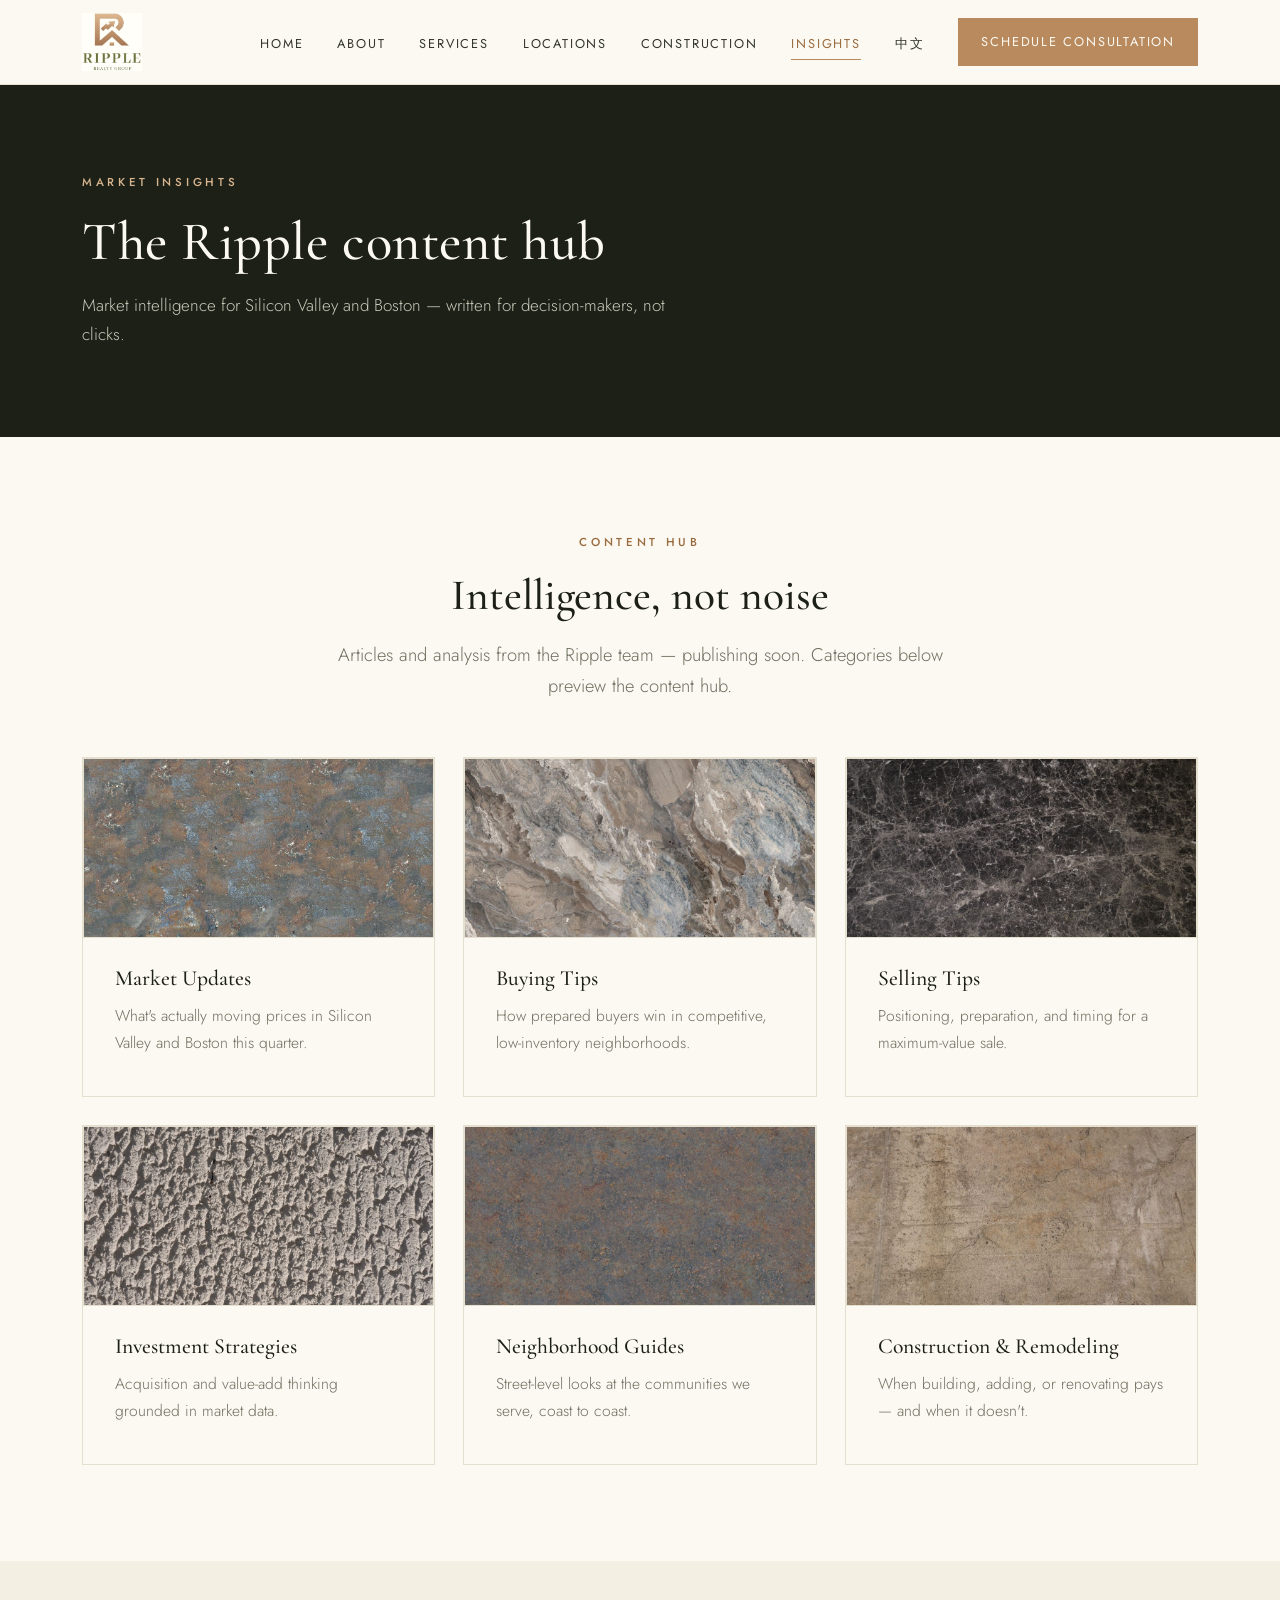
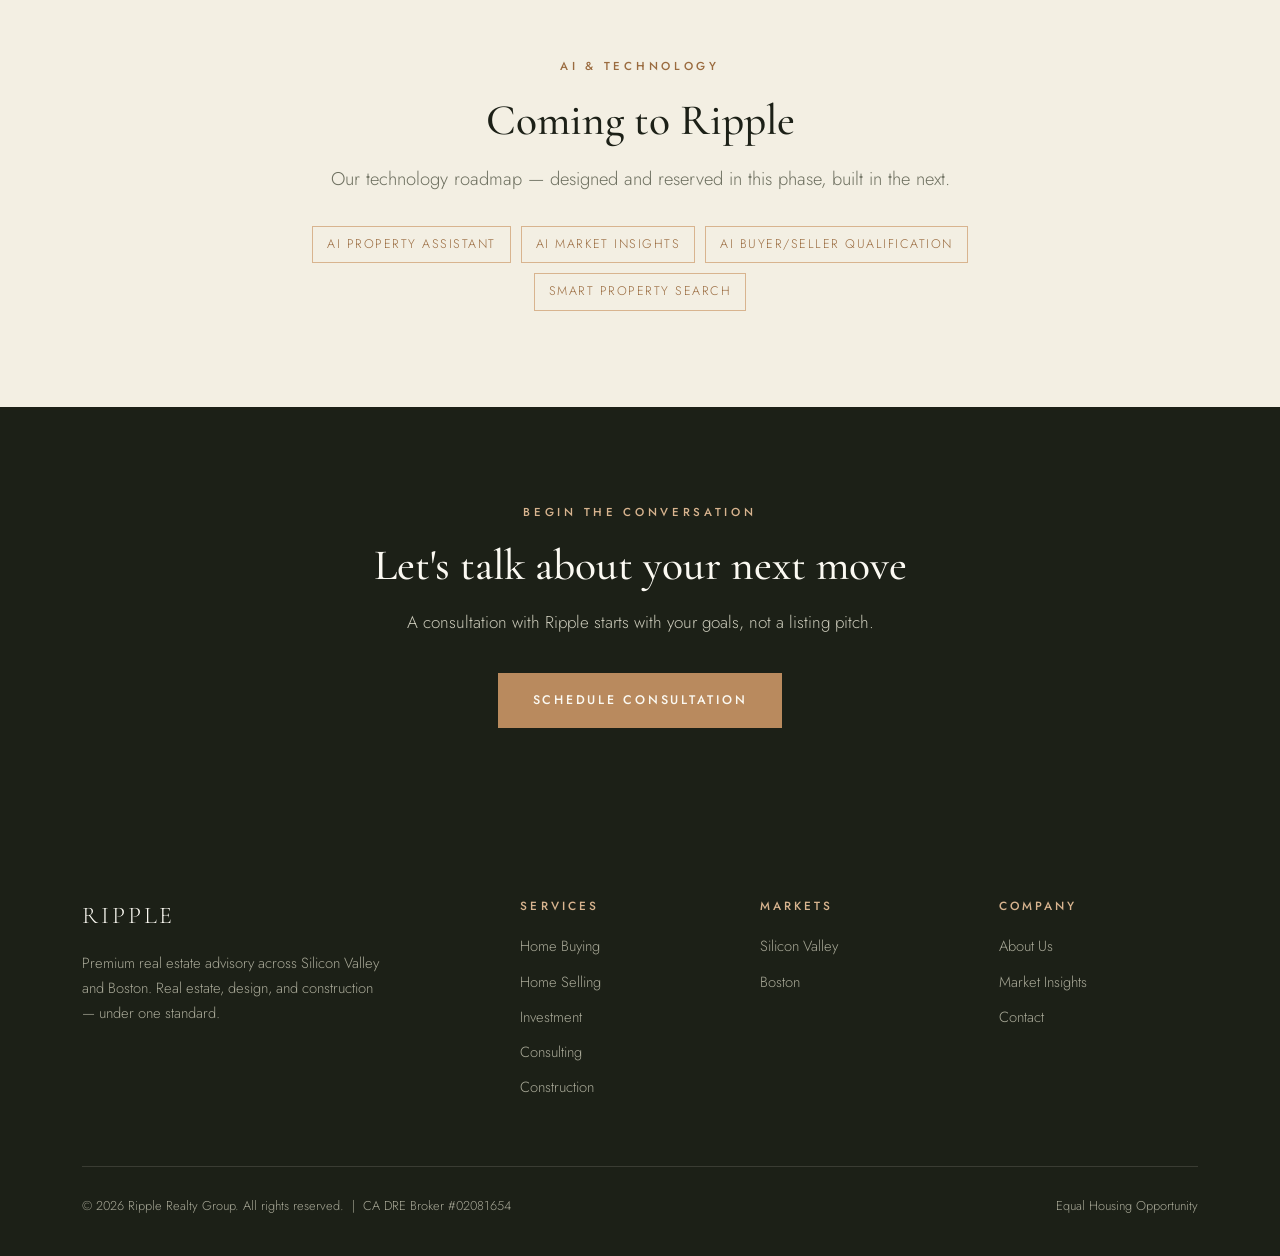
<file: insights.html>
<!DOCTYPE html>
<html lang="en">
<head>
<meta charset="UTF-8">
<meta name="viewport" content="width=device-width, initial-scale=1.0">
<title>Market Insights | Ripple Realty Group</title>
<meta name="description" content="Market updates, buying and selling tips, investment strategies, neighborhood guides, and construction insights from Ripple Realty Group.">
<meta property="og:title" content="Market Insights | Ripple Realty Group">
<meta property="og:description" content="Market updates, buying and selling tips, investment strategies, neighborhood guides, and construction insights from Ripple Realty Group.">
<meta property="og:type" content="website">
<link rel="canonical" href="https://www.ripplerealtygroup.com/insights.html">
<link rel="alternate" hreflang="en" href="https://www.ripplerealtygroup.com/insights.html">
<link rel="alternate" hreflang="zh" href="https://www.ripplerealtygroup.com/zh/insights.html">
<link rel="preconnect" href="https://fonts.googleapis.com">
<link rel="preconnect" href="https://fonts.gstatic.com" crossorigin>
<link href="https://fonts.googleapis.com/css2?family=Cormorant+Garamond:wght@400;500;600&family=Jost:wght@300;400;500&display=swap" rel="stylesheet">
<link rel="stylesheet" href="style.css">
</head>
<body>
<header class="site">
  <div class="wrap nav">
    <a class="logo" href="index.html" aria-label="Ripple Realty Group home"><img src="assets/logo.jpg" alt="Ripple Realty Group"></a>
    <nav>
      <button class="nav-toggle" aria-label="Menu" onclick="document.getElementById('menu').classList.toggle('open')">&#9776;</button>
      <ul id="menu">
        <li><a href="index.html">Home</a></li>
        <li><a href="about.html">About</a></li>
        <li><a href="services.html">Services</a></li>
        <li><a href="locations.html">Locations</a></li>
        <li><a href="construction.html">Construction</a></li>
        <li><a href="insights.html" class="active">Insights</a></li>
        <li><a href="zh/insights.html" lang="zh">中文</a></li>
        <li><a class="btn solid" href="index.html#contact">Schedule Consultation</a></li>
      </ul>
    </nav>
  </div>
</header>
<section class="page-hero on-dark">
  <svg class="ripple-field" viewBox="0 0 1400 500" preserveAspectRatio="xMidYMid slice" aria-hidden="true">
    <g><circle cx="1150" cy="250" r="110" style="animation-delay:0s"/><circle cx="1150" cy="250" r="110" style="animation-delay:3s"/><circle cx="1150" cy="250" r="110" style="animation-delay:6s"/></g>
  </svg>
  <div class="wrap" style="position:relative;z-index:2">
    <span class="eyebrow">Market Insights</span>
    <h1>The Ripple content hub</h1>
    <p>Market intelligence for Silicon Valley and Boston &mdash; written for decision-makers, not clicks.</p>
  </div>
</section>

<section>
  <div class="wrap">
    <div class="section-head center"><span class="eyebrow">Content Hub</span><h2>Intelligence, not noise</h2><p class="lede" style="margin:18px auto 0">Articles and analysis from the Ripple team &mdash; publishing soon. Categories below preview the content hub.</p></div>
    <div class="grid c3"><a class="card" id="market-updates" href="#market-updates"><div class="photo has-img" style="min-height:180px;margin:-40px -32px 28px"><img src="assets/insight-market.jpg" alt="" width="1000" height="500" loading="lazy"></div><h3>Market Updates</h3><p>What's actually moving prices in Silicon Valley and Boston this quarter.</p></a><a class="card" id="buying-tips" href="#buying-tips"><div class="photo has-img" style="min-height:180px;margin:-40px -32px 28px"><img src="assets/insight-buying.jpg" alt="" width="1000" height="500" loading="lazy"></div><h3>Buying Tips</h3><p>How prepared buyers win in competitive, low-inventory neighborhoods.</p></a><a class="card" id="selling-tips" href="#selling-tips"><div class="photo has-img" style="min-height:180px;margin:-40px -32px 28px"><img src="assets/insight-selling.jpg" alt="" width="1000" height="500" loading="lazy"></div><h3>Selling Tips</h3><p>Positioning, preparation, and timing for a maximum-value sale.</p></a><a class="card" id="investment-strategies" href="#investment-strategies"><div class="photo has-img" style="min-height:180px;margin:-40px -32px 28px"><img src="assets/insight-investment.jpg" alt="" width="1000" height="500" loading="lazy"></div><h3>Investment Strategies</h3><p>Acquisition and value-add thinking grounded in market data.</p></a><a class="card" id="neighborhood-guides" href="#neighborhood-guides"><div class="photo has-img" style="min-height:180px;margin:-40px -32px 28px"><img src="assets/insight-neighborhood.jpg" alt="" width="1000" height="500" loading="lazy"></div><h3>Neighborhood Guides</h3><p>Street-level looks at the communities we serve, coast to coast.</p></a><a class="card" id="construction-remodeling" href="#construction-remodeling"><div class="photo has-img" style="min-height:180px;margin:-40px -32px 28px"><img src="assets/insight-construction.jpg" alt="" width="1000" height="500" loading="lazy"></div><h3>Construction &amp; Remodeling</h3><p>When building, adding, or renovating pays &mdash; and when it doesn't.</p></a></div>
  </div>
</section>
<section class="tinted">
  <div class="wrap section-head center" style="margin-bottom:0">
    <span class="eyebrow">AI &amp; Technology</span>
    <h2>Coming to Ripple</h2>
    <p class="lede" style="margin:18px auto 32px">Our technology roadmap &mdash; designed and reserved in this phase, built in the next.</p>
    <ul class="areas" style="padding:0;list-style:none;display:flex;flex-wrap:wrap;gap:10px;justify-content:center">
      <li style="border:1px solid var(--bronze-light);color:var(--bronze-deep);padding:7px 14px;font-size:.78rem;letter-spacing:.12em;text-transform:uppercase">AI Property Assistant</li>
      <li style="border:1px solid var(--bronze-light);color:var(--bronze-deep);padding:7px 14px;font-size:.78rem;letter-spacing:.12em;text-transform:uppercase">AI Market Insights</li>
      <li style="border:1px solid var(--bronze-light);color:var(--bronze-deep);padding:7px 14px;font-size:.78rem;letter-spacing:.12em;text-transform:uppercase">AI Buyer/Seller Qualification</li>
      <li style="border:1px solid var(--bronze-light);color:var(--bronze-deep);padding:7px 14px;font-size:.78rem;letter-spacing:.12em;text-transform:uppercase">Smart Property Search</li>
    </ul>
  </div>
</section>

<section class="dark on-dark cta-band">
  <div class="wrap">
    <span class="eyebrow">Begin the Conversation</span>
    <h2>Let's talk about your next move</h2>
    <p>A consultation with Ripple starts with your goals, not a listing pitch.</p>
    <a class="btn solid" href="index.html#contact">Schedule Consultation</a>
  </div>
</section>
<footer class="site">
  <div class="wrap">
    <div class="cols">
      <div><div class="brandline">RIPPLE</div><p style="margin-top:14px;max-width:300px">Premium real estate advisory across Silicon Valley and Boston. Real estate, design, and construction &mdash; under one standard.</p></div>
      <div><h4>Services</h4><ul><li><a href="services.html#buying">Home Buying</a></li><li><a href="services.html#selling">Home Selling</a></li><li><a href="services.html#investment">Investment</a></li><li><a href="services.html#consulting">Consulting</a></li><li><a href="construction.html">Construction</a></li></ul></div>
      <div><h4>Markets</h4><ul><li><a href="locations.html#silicon-valley">Silicon Valley</a></li><li><a href="locations.html#boston">Boston</a></li></ul></div>
      <div><h4>Company</h4><ul><li><a href="about.html">About Us</a></li><li><a href="insights.html">Market Insights</a></li><li><a href="index.html#contact">Contact</a></li></ul></div>
    </div>
    <div class="legal"><span>&copy; 2026 Ripple Realty Group. All rights reserved. &nbsp;|&nbsp; CA DRE Broker #02081654</span><span>Equal Housing Opportunity</span></div>
  </div>
</footer>
</body>
</html>
</file>
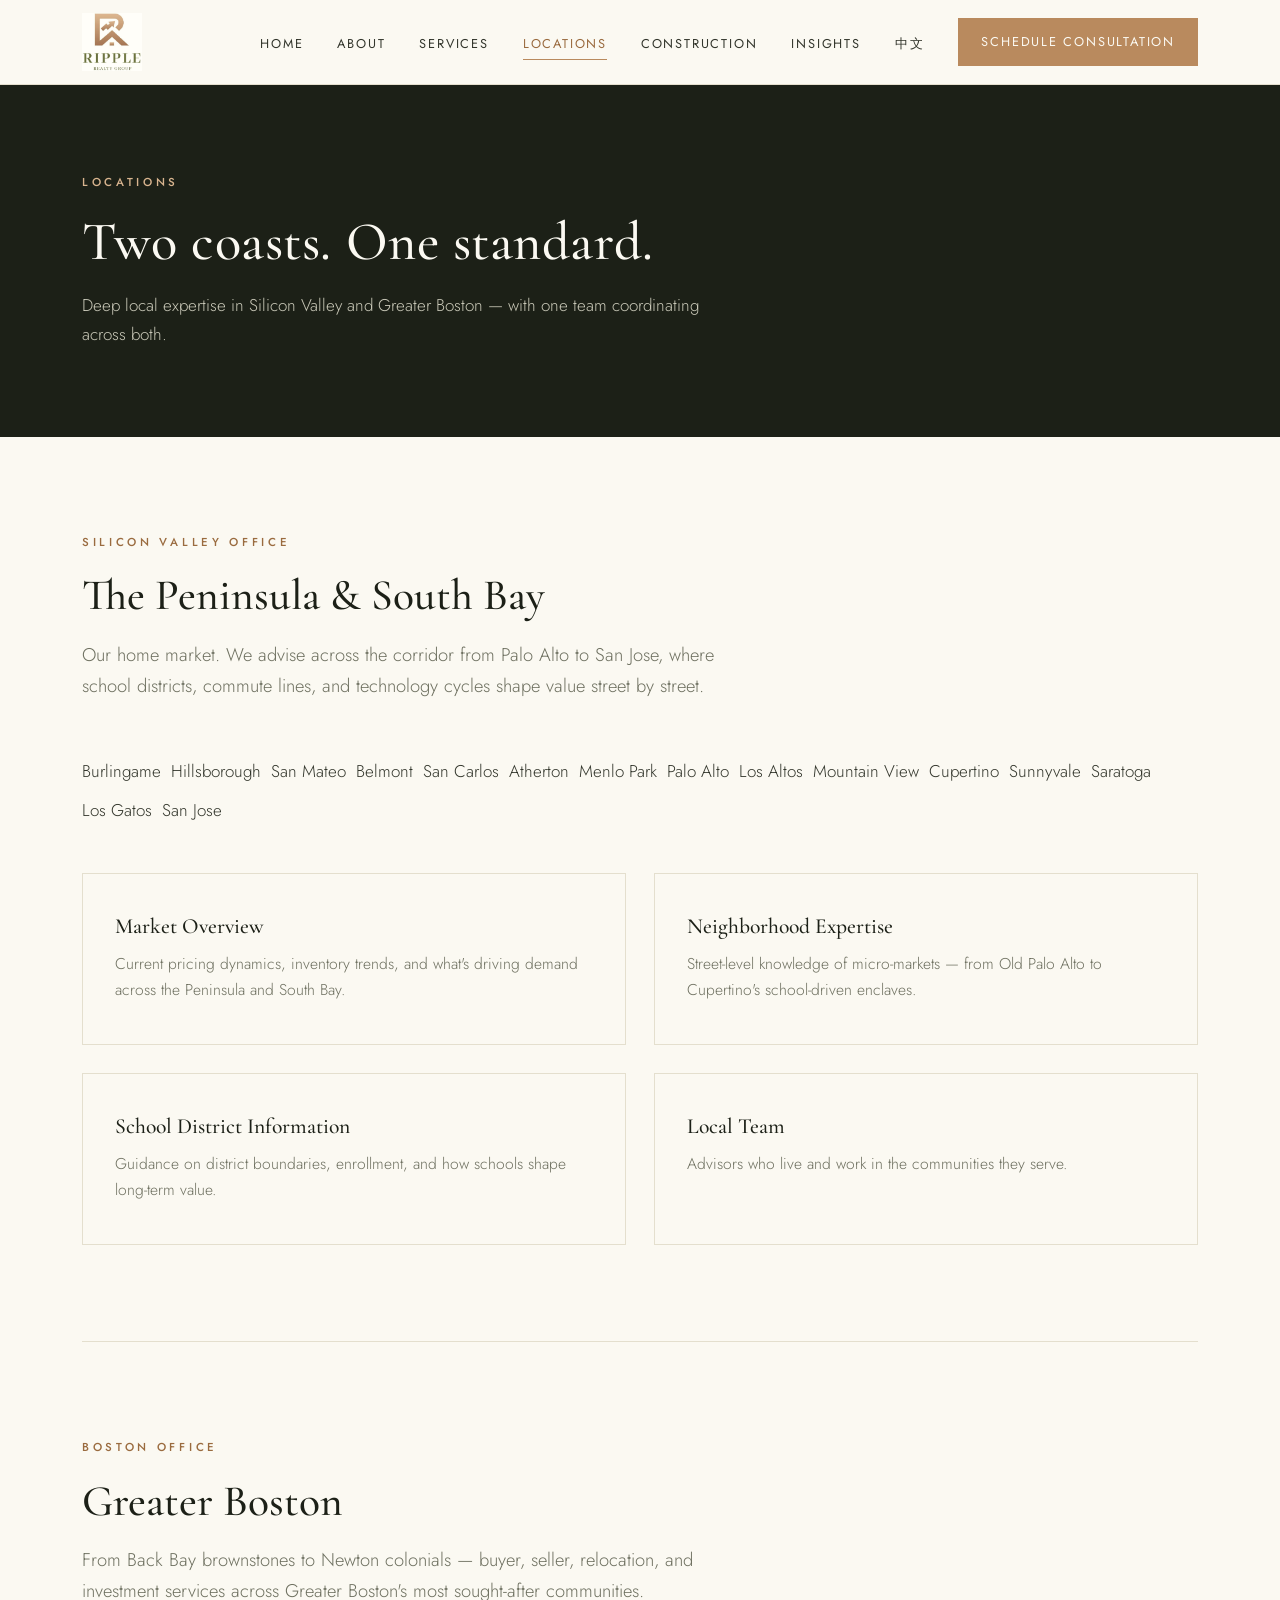
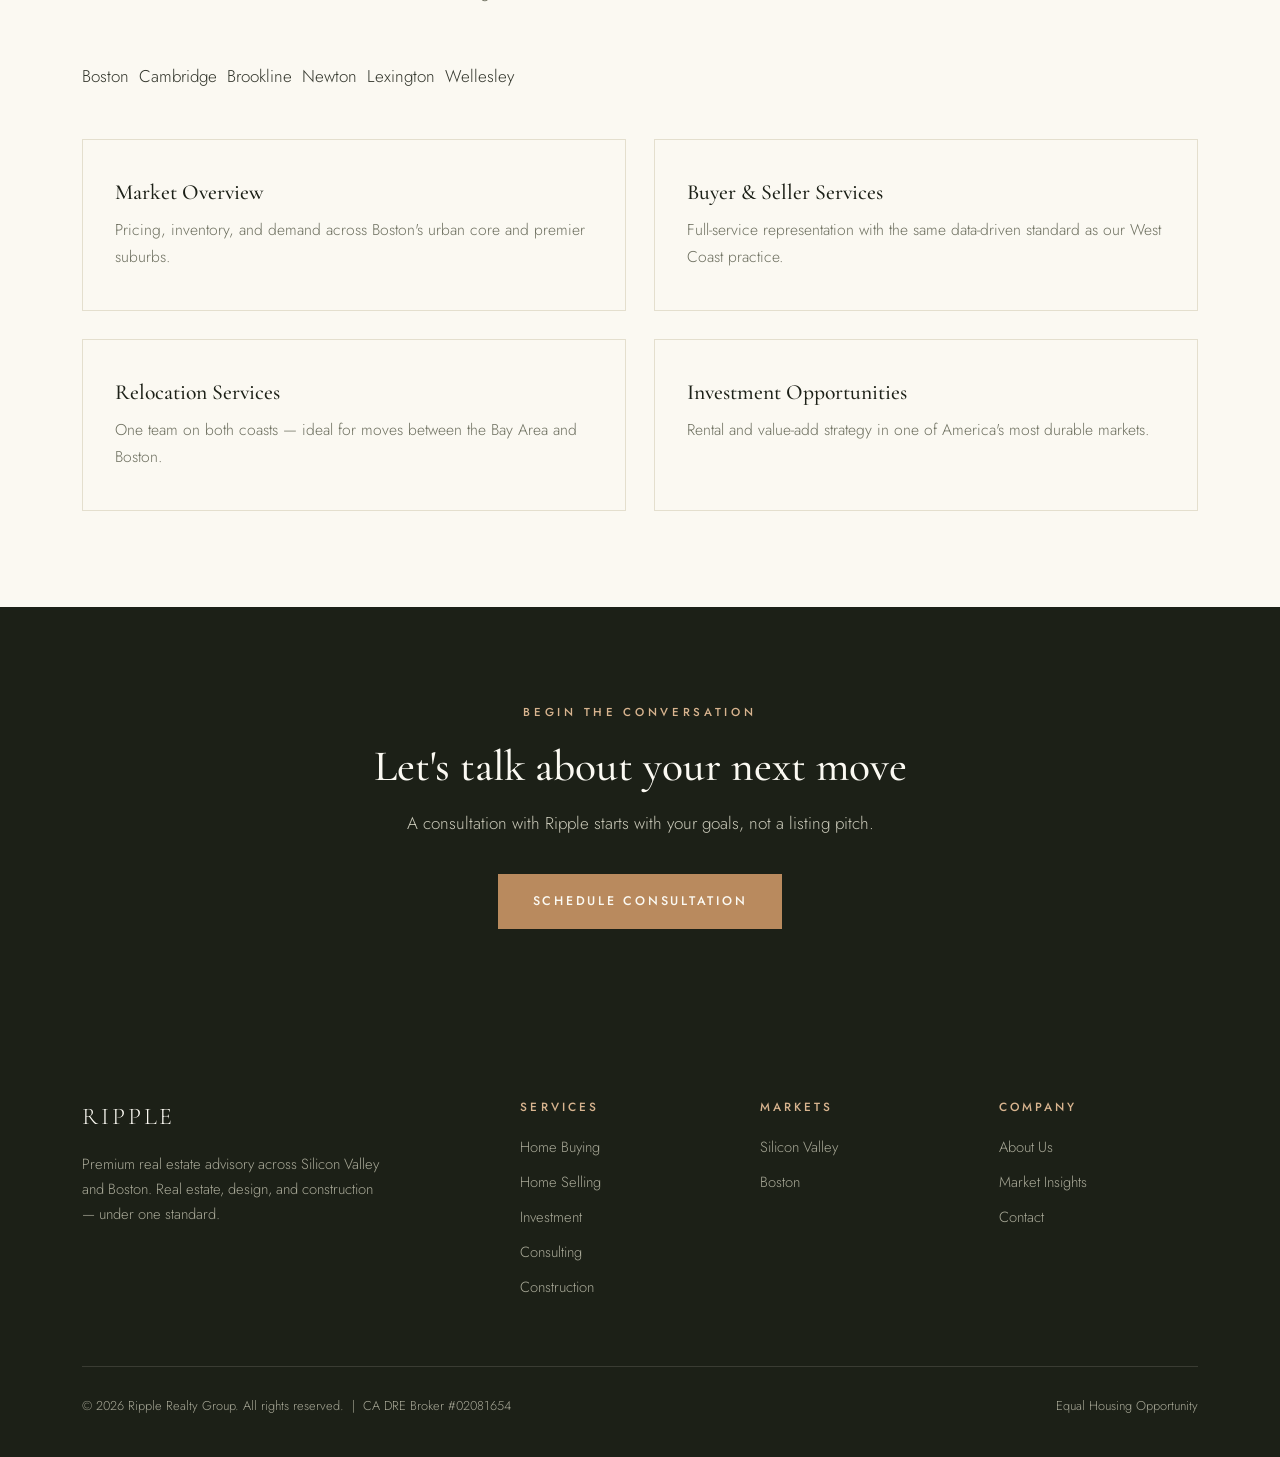
<file: locations.html>
<!DOCTYPE html>
<html lang="en">
<head>
<meta charset="UTF-8">
<meta name="viewport" content="width=device-width, initial-scale=1.0">
<title>Locations | Silicon Valley & Boston | Ripple Realty Group</title>
<meta name="description" content="Ripple Realty Group serves Palo Alto, Los Altos, Cupertino, Saratoga, Los Gatos, San Jose, Boston, Cambridge, Brookline, Newton, Lexington, and Wellesley.">
<meta property="og:title" content="Locations | Silicon Valley & Boston | Ripple Realty Group">
<meta property="og:description" content="Ripple Realty Group serves Palo Alto, Los Altos, Cupertino, Saratoga, Los Gatos, San Jose, Boston, Cambridge, Brookline, Newton, Lexington, and Wellesley.">
<meta property="og:type" content="website">
<link rel="canonical" href="https://www.ripplerealtygroup.com/locations.html">
<link rel="alternate" hreflang="en" href="https://www.ripplerealtygroup.com/locations.html">
<link rel="alternate" hreflang="zh" href="https://www.ripplerealtygroup.com/zh/locations.html">
<link rel="preconnect" href="https://fonts.googleapis.com">
<link rel="preconnect" href="https://fonts.gstatic.com" crossorigin>
<link href="https://fonts.googleapis.com/css2?family=Cormorant+Garamond:wght@400;500;600&family=Jost:wght@300;400;500&display=swap" rel="stylesheet">
<link rel="stylesheet" href="style.css">
</head>
<body>
<header class="site">
  <div class="wrap nav">
    <a class="logo" href="index.html" aria-label="Ripple Realty Group home"><img src="assets/logo.jpg" alt="Ripple Realty Group"></a>
    <nav>
      <button class="nav-toggle" aria-label="Menu" onclick="document.getElementById('menu').classList.toggle('open')">&#9776;</button>
      <ul id="menu">
        <li><a href="index.html">Home</a></li>
        <li><a href="about.html">About</a></li>
        <li><a href="services.html">Services</a></li>
        <li><a href="locations.html" class="active">Locations</a></li>
        <li><a href="construction.html">Construction</a></li>
        <li><a href="insights.html">Insights</a></li>
        <li><a href="zh/locations.html" lang="zh">中文</a></li>
        <li><a class="btn solid" href="index.html#contact">Schedule Consultation</a></li>
      </ul>
    </nav>
  </div>
</header>
<section class="page-hero on-dark">
  <svg class="ripple-field" viewBox="0 0 1400 500" preserveAspectRatio="xMidYMid slice" aria-hidden="true">
    <g><circle cx="1150" cy="250" r="110" style="animation-delay:0s"/><circle cx="1150" cy="250" r="110" style="animation-delay:3s"/><circle cx="1150" cy="250" r="110" style="animation-delay:6s"/></g>
  </svg>
  <div class="wrap" style="position:relative;z-index:2">
    <span class="eyebrow">Locations</span>
    <h1>Two coasts. One standard.</h1>
    <p>Deep local expertise in Silicon Valley and Greater Boston &mdash; with one team coordinating across both.</p>
  </div>
</section>

<section id="silicon-valley">
  <div class="wrap">
    <div class="section-head"><span class="eyebrow">Silicon Valley Office</span><h2>The Peninsula &amp; South Bay</h2><p class="lede" style="margin-top:18px">Our home market. We advise across the corridor from Palo Alto to San Jose, where school districts, commute lines, and technology cycles shape value street by street.</p></div>
    <ul class="areas" style="padding:0;list-style:none;display:flex;flex-wrap:wrap;gap:10px;margin-bottom:48px"><li>Burlingame</li><li>Hillsborough</li><li>San Mateo</li><li>Belmont</li><li>San Carlos</li><li>Atherton</li><li>Menlo Park</li><li>Palo Alto</li><li>Los Altos</li><li>Mountain View</li><li>Cupertino</li><li>Sunnyvale</li><li>Saratoga</li><li>Los Gatos</li><li>San Jose</li></ul>
    <div class="grid c2"><div class="card"><h3>Market Overview</h3><p>Current pricing dynamics, inventory trends, and what's driving demand across the Peninsula and South Bay.</p></div><div class="card"><h3>Neighborhood Expertise</h3><p>Street-level knowledge of micro-markets &mdash; from Old Palo Alto to Cupertino's school-driven enclaves.</p></div><div class="card"><h3>School District Information</h3><p>Guidance on district boundaries, enrollment, and how schools shape long-term value.</p></div><div class="card"><h3>Local Team</h3><p>Advisors who live and work in the communities they serve.</p></div></div>
  </div>
</section><div class="wrap" style="margin:0 auto"><hr style="border:none;border-top:1px solid var(--line)"></div>
<section id="boston">
  <div class="wrap">
    <div class="section-head"><span class="eyebrow">Boston Office</span><h2>Greater Boston</h2><p class="lede" style="margin-top:18px">From Back Bay brownstones to Newton colonials &mdash; buyer, seller, relocation, and investment services across Greater Boston's most sought-after communities.</p></div>
    <ul class="areas" style="padding:0;list-style:none;display:flex;flex-wrap:wrap;gap:10px;margin-bottom:48px"><li>Boston</li><li>Cambridge</li><li>Brookline</li><li>Newton</li><li>Lexington</li><li>Wellesley</li></ul>
    <div class="grid c2"><div class="card"><h3>Market Overview</h3><p>Pricing, inventory, and demand across Boston's urban core and premier suburbs.</p></div><div class="card"><h3>Buyer &amp; Seller Services</h3><p>Full-service representation with the same data-driven standard as our West Coast practice.</p></div><div class="card"><h3>Relocation Services</h3><p>One team on both coasts &mdash; ideal for moves between the Bay Area and Boston.</p></div><div class="card"><h3>Investment Opportunities</h3><p>Rental and value-add strategy in one of America's most durable markets.</p></div></div>
  </div>
</section>
<section class="dark on-dark cta-band">
  <div class="wrap">
    <span class="eyebrow">Begin the Conversation</span>
    <h2>Let's talk about your next move</h2>
    <p>A consultation with Ripple starts with your goals, not a listing pitch.</p>
    <a class="btn solid" href="index.html#contact">Schedule Consultation</a>
  </div>
</section>
<footer class="site">
  <div class="wrap">
    <div class="cols">
      <div><div class="brandline">RIPPLE</div><p style="margin-top:14px;max-width:300px">Premium real estate advisory across Silicon Valley and Boston. Real estate, design, and construction &mdash; under one standard.</p></div>
      <div><h4>Services</h4><ul><li><a href="services.html#buying">Home Buying</a></li><li><a href="services.html#selling">Home Selling</a></li><li><a href="services.html#investment">Investment</a></li><li><a href="services.html#consulting">Consulting</a></li><li><a href="construction.html">Construction</a></li></ul></div>
      <div><h4>Markets</h4><ul><li><a href="locations.html#silicon-valley">Silicon Valley</a></li><li><a href="locations.html#boston">Boston</a></li></ul></div>
      <div><h4>Company</h4><ul><li><a href="about.html">About Us</a></li><li><a href="insights.html">Market Insights</a></li><li><a href="index.html#contact">Contact</a></li></ul></div>
    </div>
    <div class="legal"><span>&copy; 2026 Ripple Realty Group. All rights reserved. &nbsp;|&nbsp; CA DRE Broker #02081654</span><span>Equal Housing Opportunity</span></div>
  </div>
</footer>
</body>
</html>
</file>
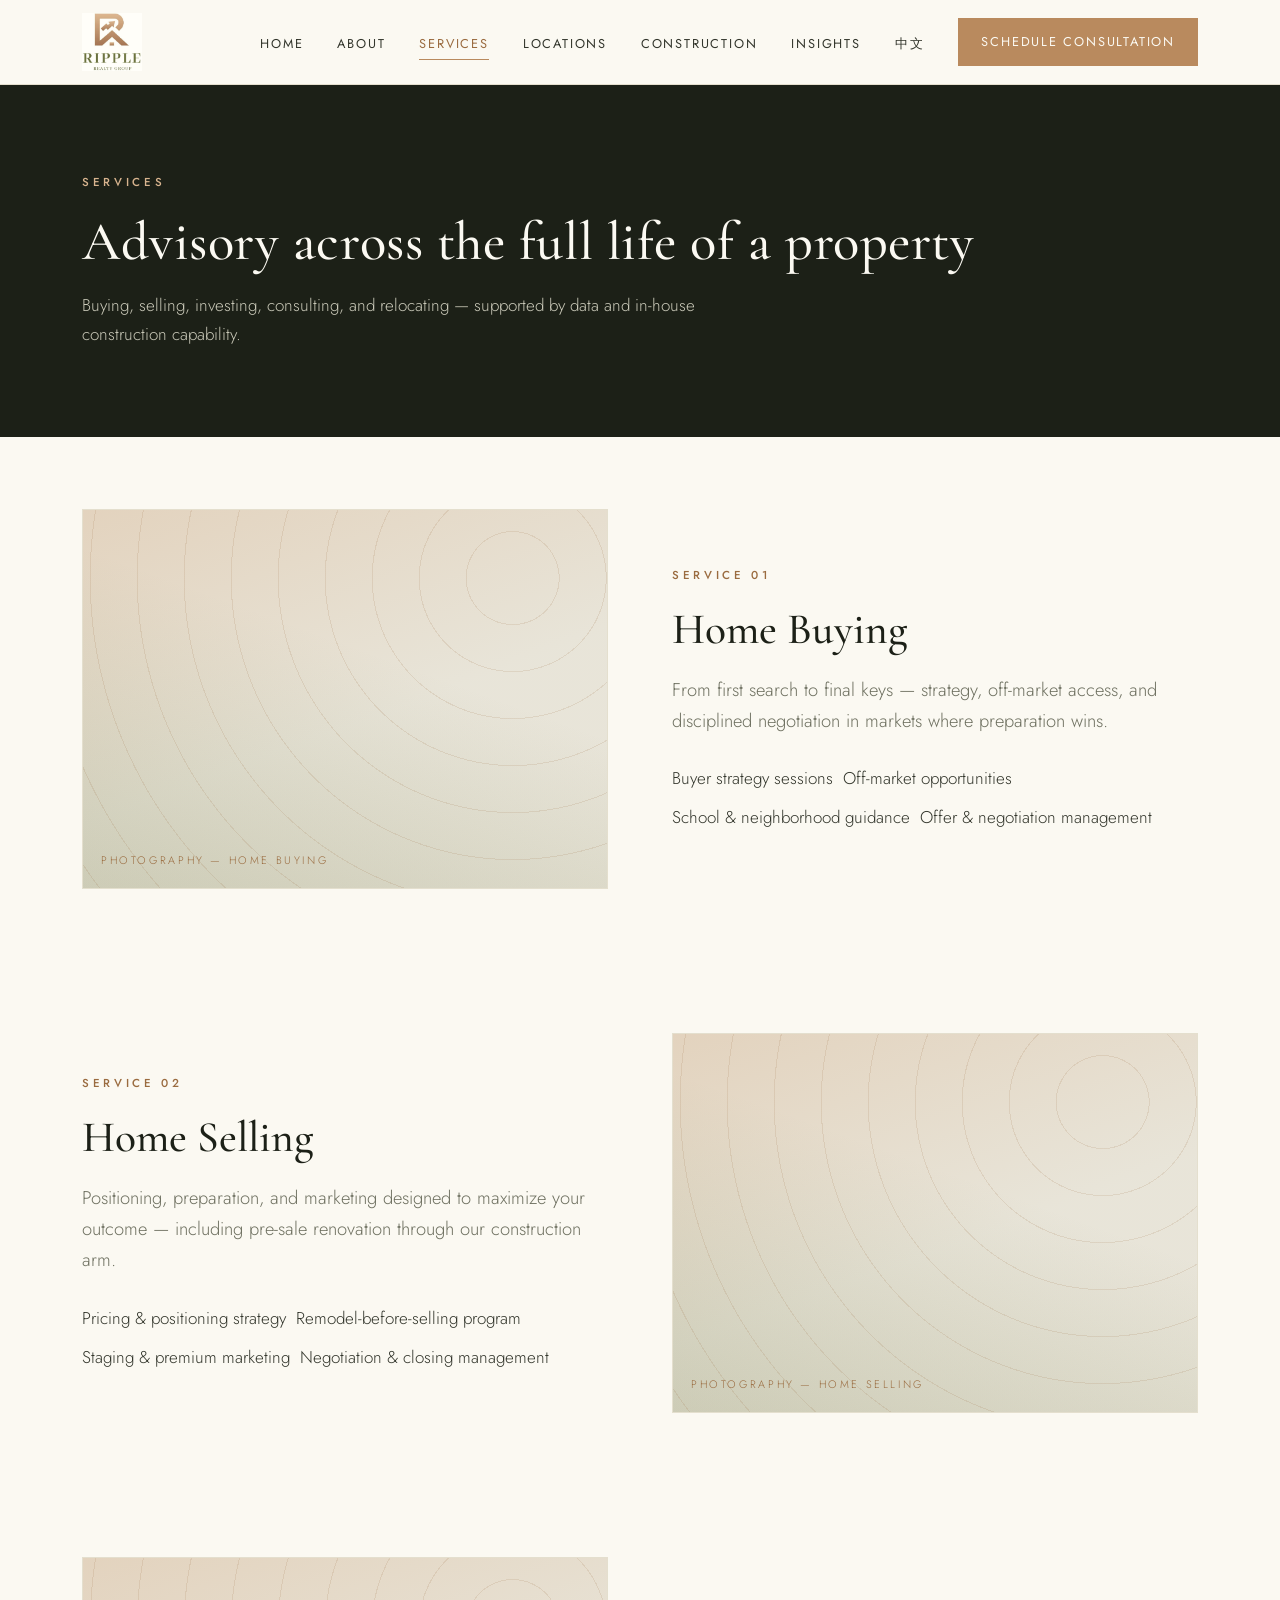
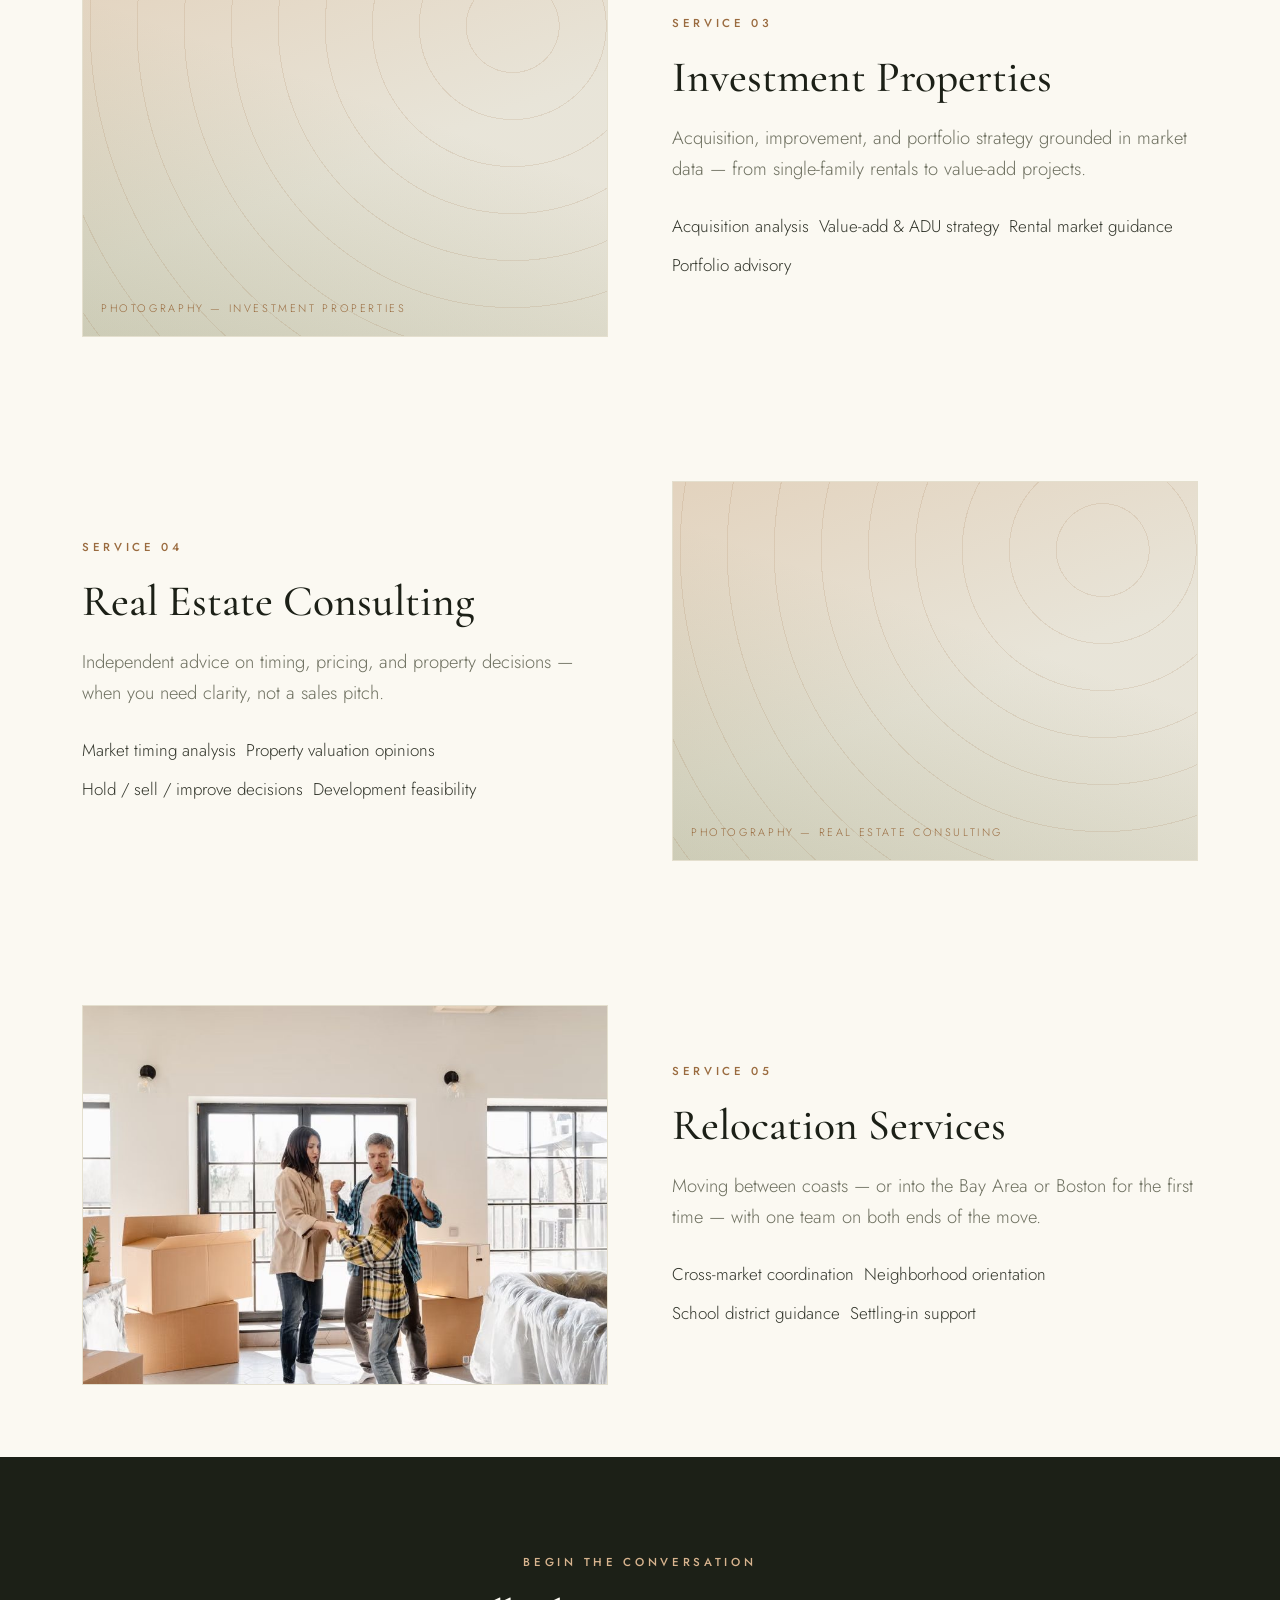
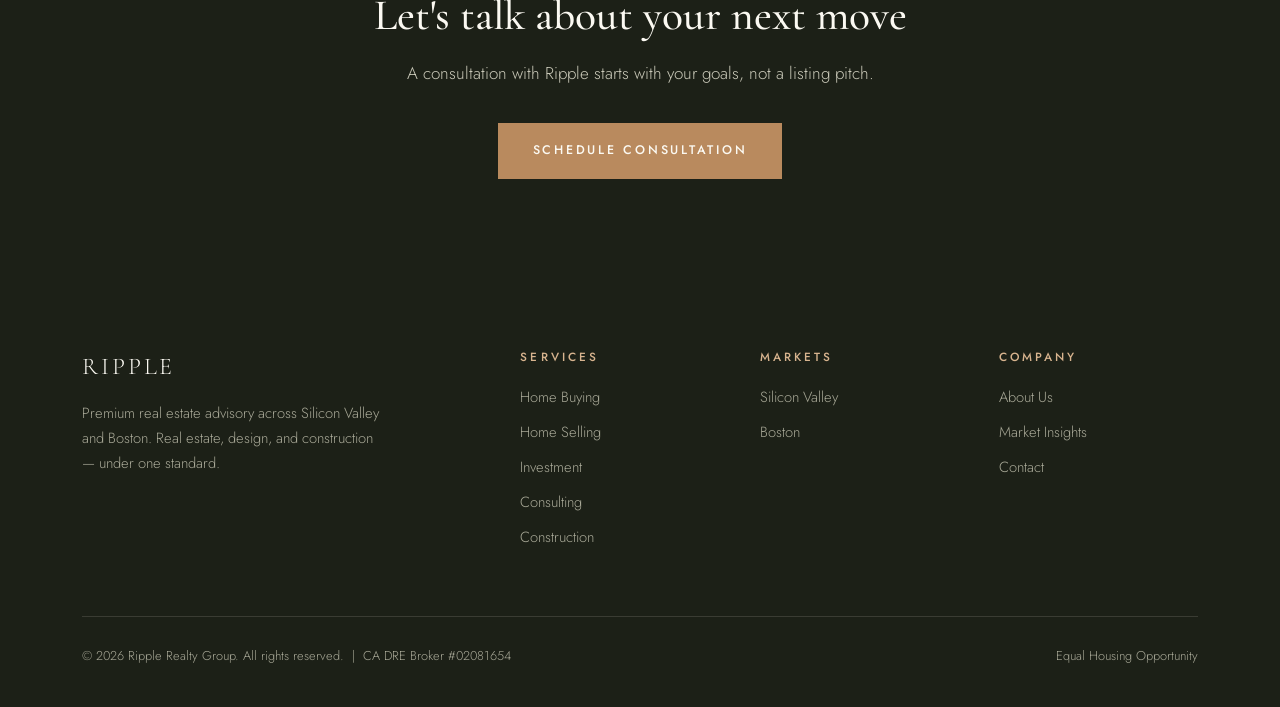
<file: services.html>
<!DOCTYPE html>
<html lang="en">
<head>
<meta charset="UTF-8">
<meta name="viewport" content="width=device-width, initial-scale=1.0">
<title>Services | Ripple Realty Group</title>
<meta name="description" content="Home buying, selling, investment, consulting, and relocation services across Silicon Valley and Boston from Ripple Realty Group.">
<meta property="og:title" content="Services | Ripple Realty Group">
<meta property="og:description" content="Home buying, selling, investment, consulting, and relocation services across Silicon Valley and Boston from Ripple Realty Group.">
<meta property="og:type" content="website">
<link rel="canonical" href="https://www.ripplerealtygroup.com/services.html">
<link rel="alternate" hreflang="en" href="https://www.ripplerealtygroup.com/services.html">
<link rel="alternate" hreflang="zh" href="https://www.ripplerealtygroup.com/zh/services.html">
<link rel="preconnect" href="https://fonts.googleapis.com">
<link rel="preconnect" href="https://fonts.gstatic.com" crossorigin>
<link href="https://fonts.googleapis.com/css2?family=Cormorant+Garamond:wght@400;500;600&family=Jost:wght@300;400;500&display=swap" rel="stylesheet">
<link rel="stylesheet" href="style.css">
</head>
<body>
<header class="site">
  <div class="wrap nav">
    <a class="logo" href="index.html" aria-label="Ripple Realty Group home"><img src="assets/logo.jpg" alt="Ripple Realty Group"></a>
    <nav>
      <button class="nav-toggle" aria-label="Menu" onclick="document.getElementById('menu').classList.toggle('open')">&#9776;</button>
      <ul id="menu">
        <li><a href="index.html">Home</a></li>
        <li><a href="about.html">About</a></li>
        <li><a href="services.html" class="active">Services</a></li>
        <li><a href="locations.html">Locations</a></li>
        <li><a href="construction.html">Construction</a></li>
        <li><a href="insights.html">Insights</a></li>
        <li><a href="zh/services.html" lang="zh">中文</a></li>
        <li><a class="btn solid" href="index.html#contact">Schedule Consultation</a></li>
      </ul>
    </nav>
  </div>
</header>
<section class="page-hero on-dark">
  <svg class="ripple-field" viewBox="0 0 1400 500" preserveAspectRatio="xMidYMid slice" aria-hidden="true">
    <g><circle cx="1150" cy="250" r="110" style="animation-delay:0s"/><circle cx="1150" cy="250" r="110" style="animation-delay:3s"/><circle cx="1150" cy="250" r="110" style="animation-delay:6s"/></g>
  </svg>
  <div class="wrap" style="position:relative;z-index:2">
    <span class="eyebrow">Services</span>
    <h1>Advisory across the full life of a property</h1>
    <p>Buying, selling, investing, consulting, and relocating &mdash; supported by data and in-house construction capability.</p>
  </div>
</section>

<section id="buying" class="tight">
  <div class="wrap feature-row ">
    <div class="photo"><span>Photography &mdash; Home Buying</span></div>
    <div>
      <span class="eyebrow">Service 01</span>
      <h2>Home Buying</h2>
      <p class="lede" style="margin-top:20px">From first search to final keys &mdash; strategy, off-market access, and disciplined negotiation in markets where preparation wins.</p>
      <ul class="areas" style="margin-top:28px;padding:0;list-style:none;display:flex;flex-wrap:wrap;gap:10px"><li>Buyer strategy sessions</li><li>Off-market opportunities</li><li>School &amp; neighborhood guidance</li><li>Offer &amp; negotiation management</li></ul>
    </div>
  </div>
</section>
<section id="selling" class="tight">
  <div class="wrap feature-row flip">
    <div class="photo"><span>Photography &mdash; Home Selling</span></div>
    <div>
      <span class="eyebrow">Service 02</span>
      <h2>Home Selling</h2>
      <p class="lede" style="margin-top:20px">Positioning, preparation, and marketing designed to maximize your outcome &mdash; including pre-sale renovation through our construction arm.</p>
      <ul class="areas" style="margin-top:28px;padding:0;list-style:none;display:flex;flex-wrap:wrap;gap:10px"><li>Pricing &amp; positioning strategy</li><li>Remodel-before-selling program</li><li>Staging &amp; premium marketing</li><li>Negotiation &amp; closing management</li></ul>
    </div>
  </div>
</section>
<section id="investment" class="tight">
  <div class="wrap feature-row ">
    <div class="photo"><span>Photography &mdash; Investment Properties</span></div>
    <div>
      <span class="eyebrow">Service 03</span>
      <h2>Investment Properties</h2>
      <p class="lede" style="margin-top:20px">Acquisition, improvement, and portfolio strategy grounded in market data &mdash; from single-family rentals to value-add projects.</p>
      <ul class="areas" style="margin-top:28px;padding:0;list-style:none;display:flex;flex-wrap:wrap;gap:10px"><li>Acquisition analysis</li><li>Value-add &amp; ADU strategy</li><li>Rental market guidance</li><li>Portfolio advisory</li></ul>
    </div>
  </div>
</section>
<section id="consulting" class="tight">
  <div class="wrap feature-row flip">
    <div class="photo"><span>Photography &mdash; Real Estate Consulting</span></div>
    <div>
      <span class="eyebrow">Service 04</span>
      <h2>Real Estate Consulting</h2>
      <p class="lede" style="margin-top:20px">Independent advice on timing, pricing, and property decisions &mdash; when you need clarity, not a sales pitch.</p>
      <ul class="areas" style="margin-top:28px;padding:0;list-style:none;display:flex;flex-wrap:wrap;gap:10px"><li>Market timing analysis</li><li>Property valuation opinions</li><li>Hold / sell / improve decisions</li><li>Development feasibility</li></ul>
    </div>
  </div>
</section>
<section id="relocation" class="tight">
  <div class="wrap feature-row ">
    <div class="photo has-img"><img src="assets/service-relocation.jpg" alt="A family settling into their new home among moving boxes" width="1200" height="627" loading="lazy"></div>
    <div>
      <span class="eyebrow">Service 05</span>
      <h2>Relocation Services</h2>
      <p class="lede" style="margin-top:20px">Moving between coasts &mdash; or into the Bay Area or Boston for the first time &mdash; with one team on both ends of the move.</p>
      <ul class="areas" style="margin-top:28px;padding:0;list-style:none;display:flex;flex-wrap:wrap;gap:10px"><li>Cross-market coordination</li><li>Neighborhood orientation</li><li>School district guidance</li><li>Settling-in support</li></ul>
    </div>
  </div>
</section>
<section class="dark on-dark cta-band">
  <div class="wrap">
    <span class="eyebrow">Begin the Conversation</span>
    <h2>Let's talk about your next move</h2>
    <p>A consultation with Ripple starts with your goals, not a listing pitch.</p>
    <a class="btn solid" href="index.html#contact">Schedule Consultation</a>
  </div>
</section>
<footer class="site">
  <div class="wrap">
    <div class="cols">
      <div><div class="brandline">RIPPLE</div><p style="margin-top:14px;max-width:300px">Premium real estate advisory across Silicon Valley and Boston. Real estate, design, and construction &mdash; under one standard.</p></div>
      <div><h4>Services</h4><ul><li><a href="services.html#buying">Home Buying</a></li><li><a href="services.html#selling">Home Selling</a></li><li><a href="services.html#investment">Investment</a></li><li><a href="services.html#consulting">Consulting</a></li><li><a href="construction.html">Construction</a></li></ul></div>
      <div><h4>Markets</h4><ul><li><a href="locations.html#silicon-valley">Silicon Valley</a></li><li><a href="locations.html#boston">Boston</a></li></ul></div>
      <div><h4>Company</h4><ul><li><a href="about.html">About Us</a></li><li><a href="insights.html">Market Insights</a></li><li><a href="index.html#contact">Contact</a></li></ul></div>
    </div>
    <div class="legal"><span>&copy; 2026 Ripple Realty Group. All rights reserved. &nbsp;|&nbsp; CA DRE Broker #02081654</span><span>Equal Housing Opportunity</span></div>
  </div>
</footer>
</body>
</html>
</file>
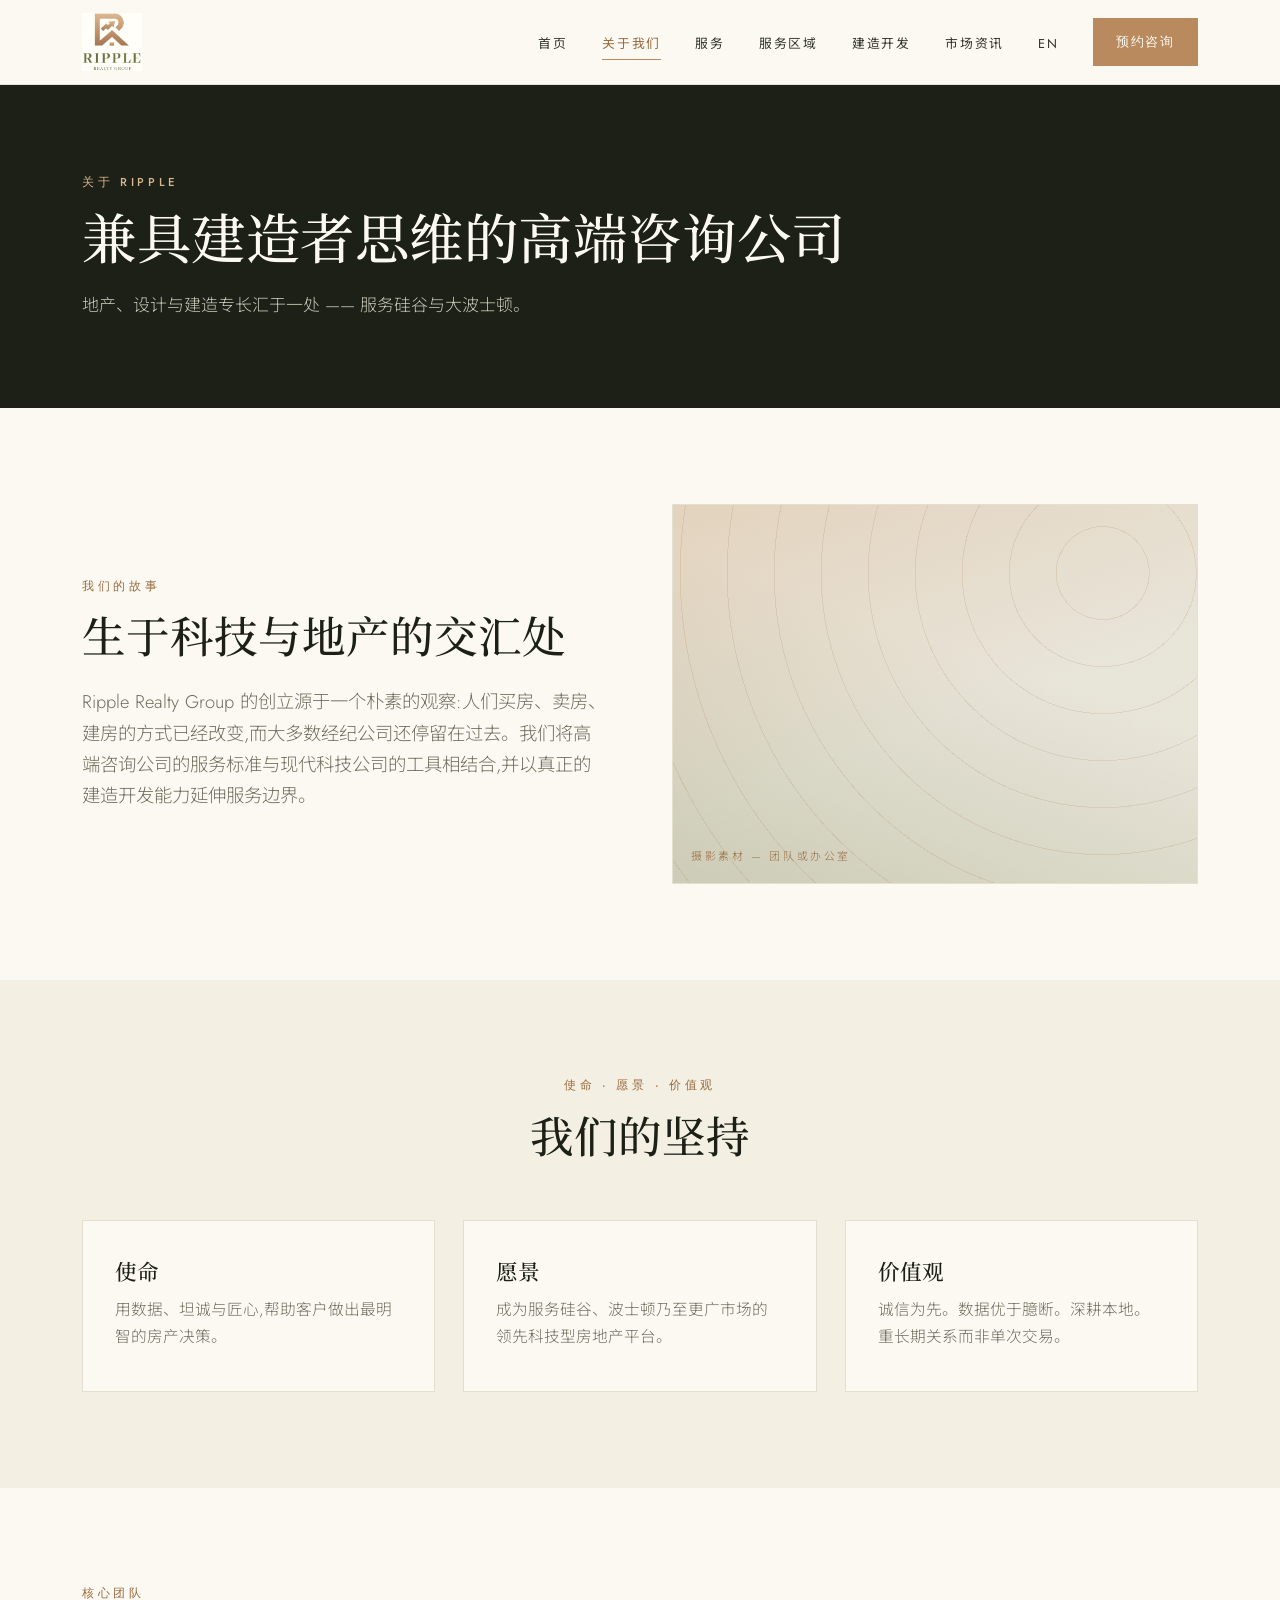
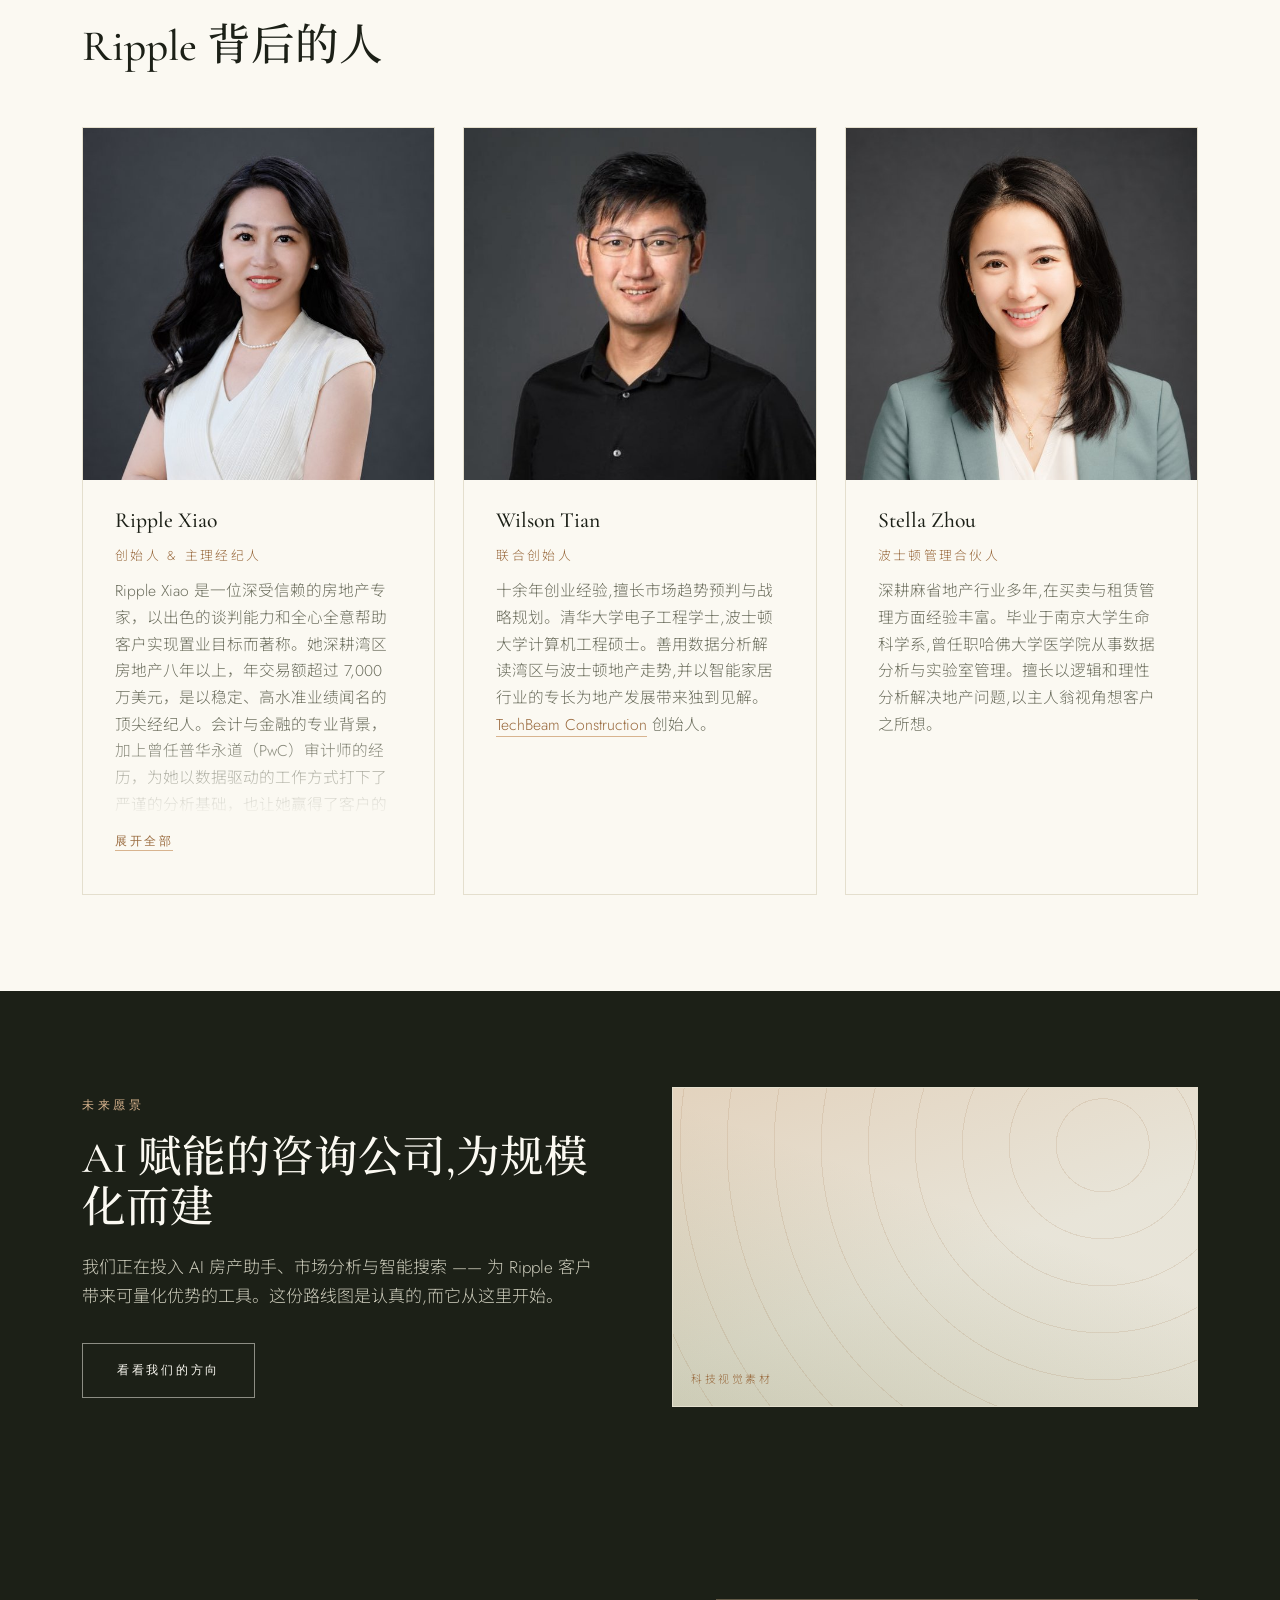
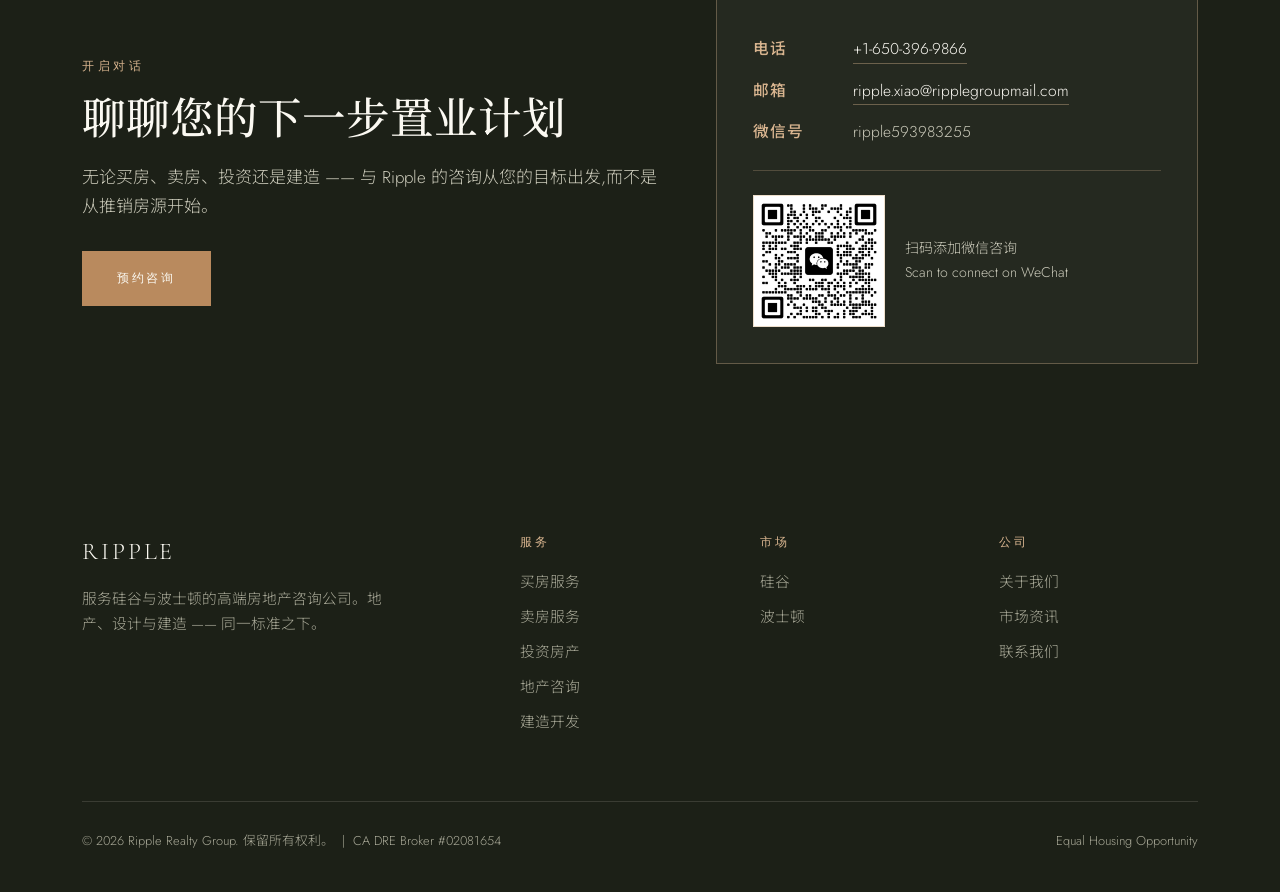
<file: zh/about.html>
<!DOCTYPE html>
<html lang="zh-CN">
<head>
<meta charset="UTF-8">
<meta name="viewport" content="width=device-width, initial-scale=1.0">
<title>关于我们 | Ripple Realty Group</title>
<meta name="description" content="Ripple Realty Group 的故事、使命、价值观与核心团队 —— 服务硅谷与波士顿的科技驱动型高端房地产咨询公司。">
<meta property="og:title" content="关于我们 | Ripple Realty Group">
<meta property="og:description" content="Ripple Realty Group 的故事、使命、价值观与核心团队 —— 服务硅谷与波士顿的科技驱动型高端房地产咨询公司。">
<meta property="og:type" content="website">
<link rel="canonical" href="https://www.ripplerealtygroup.com/zh/about.html">
<link rel="alternate" hreflang="zh" href="https://www.ripplerealtygroup.com/zh/about.html">
<link rel="alternate" hreflang="en" href="https://www.ripplerealtygroup.com/about.html">
<link rel="preconnect" href="https://fonts.googleapis.com">
<link rel="preconnect" href="https://fonts.gstatic.com" crossorigin>
<link href="https://fonts.googleapis.com/css2?family=Cormorant+Garamond:wght@400;500;600&family=Jost:wght@300;400;500&family=Noto+Serif+SC:wght@400;500;600&family=Noto+Sans+SC:wght@300;400;500&display=swap" rel="stylesheet">
<link rel="stylesheet" href="../style.css">
<style>
body { font-family: "Jost", "Noto Sans SC", sans-serif; }
h1,h2,h3,.display,.quote p { font-family: "Cormorant Garamond", "Noto Serif SC", serif; }
</style>
</head>
<body>
<header class="site">
  <div class="wrap nav">
    <a class="logo" href="index.html" aria-label="Ripple Realty Group 首页"><img src="../assets/logo.jpg" alt="Ripple Realty Group"></a>
    <nav>
      <button class="nav-toggle" aria-label="菜单" onclick="document.getElementById('menu').classList.toggle('open')">&#9776;</button>
      <ul id="menu">
        <li><a href="index.html">首页</a></li>
        <li><a href="about.html" class="active">关于我们</a></li>
        <li><a href="services.html">服务</a></li>
        <li><a href="locations.html">服务区域</a></li>
        <li><a href="construction.html">建造开发</a></li>
        <li><a href="insights.html">市场资讯</a></li>
        <li><a href="../about.html" lang="en">EN</a></li>
        <li><a class="btn solid" href="index.html#contact">预约咨询</a></li>
      </ul>
    </nav>
  </div>
</header>
<section class="page-hero on-dark">
  <svg class="ripple-field" viewBox="0 0 1400 500" preserveAspectRatio="xMidYMid slice" aria-hidden="true">
    <g><circle cx="1150" cy="250" r="110" style="animation-delay:0s"/><circle cx="1150" cy="250" r="110" style="animation-delay:3s"/><circle cx="1150" cy="250" r="110" style="animation-delay:6s"/></g>
  </svg>
  <div class="wrap" style="position:relative;z-index:2">
    <span class="eyebrow">关于 Ripple</span>
    <h1>兼具建造者思维的高端咨询公司</h1>
    <p>地产、设计与建造专长汇于一处 —— 服务硅谷与大波士顿。</p>
  </div>
</section>

<section>
  <div class="wrap feature-row">
    <div>
      <span class="eyebrow">我们的故事</span>
      <h2>生于科技与地产的交汇处</h2>
      <p class="lede" style="margin-top:22px">Ripple Realty Group 的创立源于一个朴素的观察:人们买房、卖房、建房的方式已经改变,而大多数经纪公司还停留在过去。我们将高端咨询公司的服务标准与现代科技公司的工具相结合,并以真正的建造开发能力延伸服务边界。</p>
    </div>
    <div class="photo"><span>摄影素材 — 团队或办公室</span></div>
  </div>
</section>
<section class="tinted">
  <div class="wrap">
    <div class="section-head center"><span class="eyebrow">使命 · 愿景 · 价值观</span><h2>我们的坚持</h2></div>
    <div class="grid c3">
      <div class="card"><h3>使命</h3><p>用数据、坦诚与匠心,帮助客户做出最明智的房产决策。</p></div>
      <div class="card"><h3>愿景</h3><p>成为服务硅谷、波士顿乃至更广市场的领先科技型房地产平台。</p></div>
      <div class="card"><h3>价值观</h3><p>诚信为先。数据优于臆断。深耕本地。重长期关系而非单次交易。</p></div>
    </div>
  </div>
</section>
<section>
  <div class="wrap">
    <div class="section-head"><span class="eyebrow">核心团队</span><h2>Ripple 背后的人</h2></div>
    <div class="grid c3">
      <div class="card team-card"><img class="portrait" src="../assets/team-ripple.jpg" alt="Ripple Xiao"><h3>Ripple Xiao</h3><p style="color:var(--bronze-deep);font-size:.8rem;letter-spacing:.18em;text-transform:uppercase;margin-bottom:12px">创始人 &amp; 主理经纪人</p><div class="bio" id="bio-ripple"><p>Ripple Xiao 是一位深受信赖的房地产专家，以出色的谈判能力和全心全意帮助客户实现置业目标而著称。她深耕湾区房地产八年以上，年交易额超过 7,000 万美元，是以稳定、高水准业绩闻名的顶尖经纪人。会计与金融的专业背景，加上曾任普华永道（PwC）审计师的经历，为她以数据驱动的工作方式打下了严谨的分析基础，也让她赢得了客户的高度信赖。</p><p>无论是首次购房者、计划换房升级的家庭，还是为人生下一阶段做准备的卖家，Ripple 都能让交易的每一步清晰、有策略、有底气。她善于解读市场趋势、预判潜在问题，并全力为客户争取利益，因此成为许多客户的首选经纪人。Ripple 相信，每位客户都值得一笔好交易——不仅是价格上的好，更是整个过程体验上的好；而同时做到这两点，正是她最引以为傲的事。</p><p>秉持诚信、清晰沟通与真正个性化的服务，Ripple 让每位客户在整个置业过程中都感到被支持、信息充分、心中有数。她的热情、专业与数据驱动的思维方式，让她在当下竞争激烈的市场中始终脱颖而出。</p></div><button type="button" class="bio-toggle" aria-controls="bio-ripple" aria-expanded="true" data-more="展开全部" data-less="收起" hidden>收起</button></div>
      <div class="card team-card"><img class="portrait" src="../assets/team-chuan.jpg" alt="Wilson Tian"><h3>Wilson Tian</h3><p style="color:var(--bronze-deep);font-size:.8rem;letter-spacing:.18em;text-transform:uppercase;margin-bottom:12px">联合创始人</p><p>十余年创业经验,擅长市场趋势预判与战略规划。清华大学电子工程学士,波士顿大学计算机工程硕士。善用数据分析解读湾区与波士顿地产走势,并以智能家居行业的专长为地产发展带来独到见解。<a href="https://techbeamconstruction.com" style="color:var(--bronze-deep);border-bottom:1px solid var(--bronze-light)">TechBeam Construction</a> 创始人。</p></div>
      <div class="card team-card"><img class="portrait" src="../assets/team-stella.jpg" alt="Stella Zhou"><h3>Stella Zhou</h3><p style="color:var(--bronze-deep);font-size:.8rem;letter-spacing:.18em;text-transform:uppercase;margin-bottom:12px">波士顿管理合伙人</p><p>深耕麻省地产行业多年,在买卖与租赁管理方面经验丰富。毕业于南京大学生命科学系,曾任职哈佛大学医学院从事数据分析与实验室管理。擅长以逻辑和理性分析解决地产问题,以主人翁视角想客户之所想。</p></div>
    </div>
  </div>
</section>
<section class="dark on-dark">
  <div class="wrap feature-row">
    <div>
      <span class="eyebrow">未来愿景</span>
      <h2>AI 赋能的咨询公司,为规模化而建</h2>
      <p style="margin-top:20px">我们正在投入 AI 房产助手、市场分析与智能搜索 —— 为 Ripple 客户带来可量化优势的工具。这份路线图是认真的,而它从这里开始。</p>
      <a class="btn ghost-light" style="margin-top:32px" href="insights.html">看看我们的方向</a>
    </div>
    <div class="photo" style="min-height:320px"><span>科技视觉素材</span></div>
  </div>
</section>

<section class="dark on-dark">
  <div class="wrap contact-grid">
    <div>
      <span class="eyebrow">开启对话</span>
      <h2>聊聊您的下一步置业计划</h2>
      <p style="margin:18px 0 30px">无论买房、卖房、投资还是建造 —— 与 Ripple 的咨询从您的目标出发,而不是从推销房源开始。</p>
      <a class="btn solid" href="mailto:ripple.xiao@ripplegroupmail.com">预约咨询</a>
    </div>
    <div class="contact-card">
      <div class="row"><b>电话</b><a href="tel:+16503969866">+1-650-396-9866</a></div>
      <div class="row"><b>邮箱</b><a href="mailto:ripple.xiao@ripplegroupmail.com">ripple.xiao@ripplegroupmail.com</a></div>
      <div class="row"><b>微信号</b><span>ripple593983255</span></div>
      <div class="qr-box">
        <img src="../assets/wechat-qr.png" alt="微信二维码 — 扫码添加 Ripple Realty Group">
        <p>扫码添加微信咨询<br>Scan to connect on WeChat</p>
      </div>
    </div>
  </div>
</section>
<footer class="site">
  <div class="wrap">
    <div class="cols">
      <div><div class="brandline">RIPPLE</div><p style="margin-top:14px;max-width:300px">服务硅谷与波士顿的高端房地产咨询公司。地产、设计与建造 —— 同一标准之下。</p></div>
      <div><h4>服务</h4><ul><li><a href="services.html#buying">买房服务</a></li><li><a href="services.html#selling">卖房服务</a></li><li><a href="services.html#investment">投资房产</a></li><li><a href="services.html#consulting">地产咨询</a></li><li><a href="construction.html">建造开发</a></li></ul></div>
      <div><h4>市场</h4><ul><li><a href="locations.html#silicon-valley">硅谷</a></li><li><a href="locations.html#boston">波士顿</a></li></ul></div>
      <div><h4>公司</h4><ul><li><a href="about.html">关于我们</a></li><li><a href="insights.html">市场资讯</a></li><li><a href="index.html#contact">联系我们</a></li></ul></div>
    </div>
    <div class="legal"><span>&copy; 2026 Ripple Realty Group. 保留所有权利。 &nbsp;|&nbsp; CA DRE Broker #02081654</span><span>Equal Housing Opportunity</span></div>
  </div>
</footer>
<script>
document.querySelectorAll('.bio-toggle').forEach(function (btn) {
  var bio = document.getElementById(btn.getAttribute('aria-controls'));
  function set(open) {
    bio.classList.toggle('is-clamped', !open);
    btn.setAttribute('aria-expanded', open);
    btn.textContent = open ? btn.dataset.less : btn.dataset.more;
  }
  btn.hidden = false; set(false);
  btn.addEventListener('click', function () { set(btn.getAttribute('aria-expanded') !== 'true'); });
});
</script>
</body>
</html>
</file>
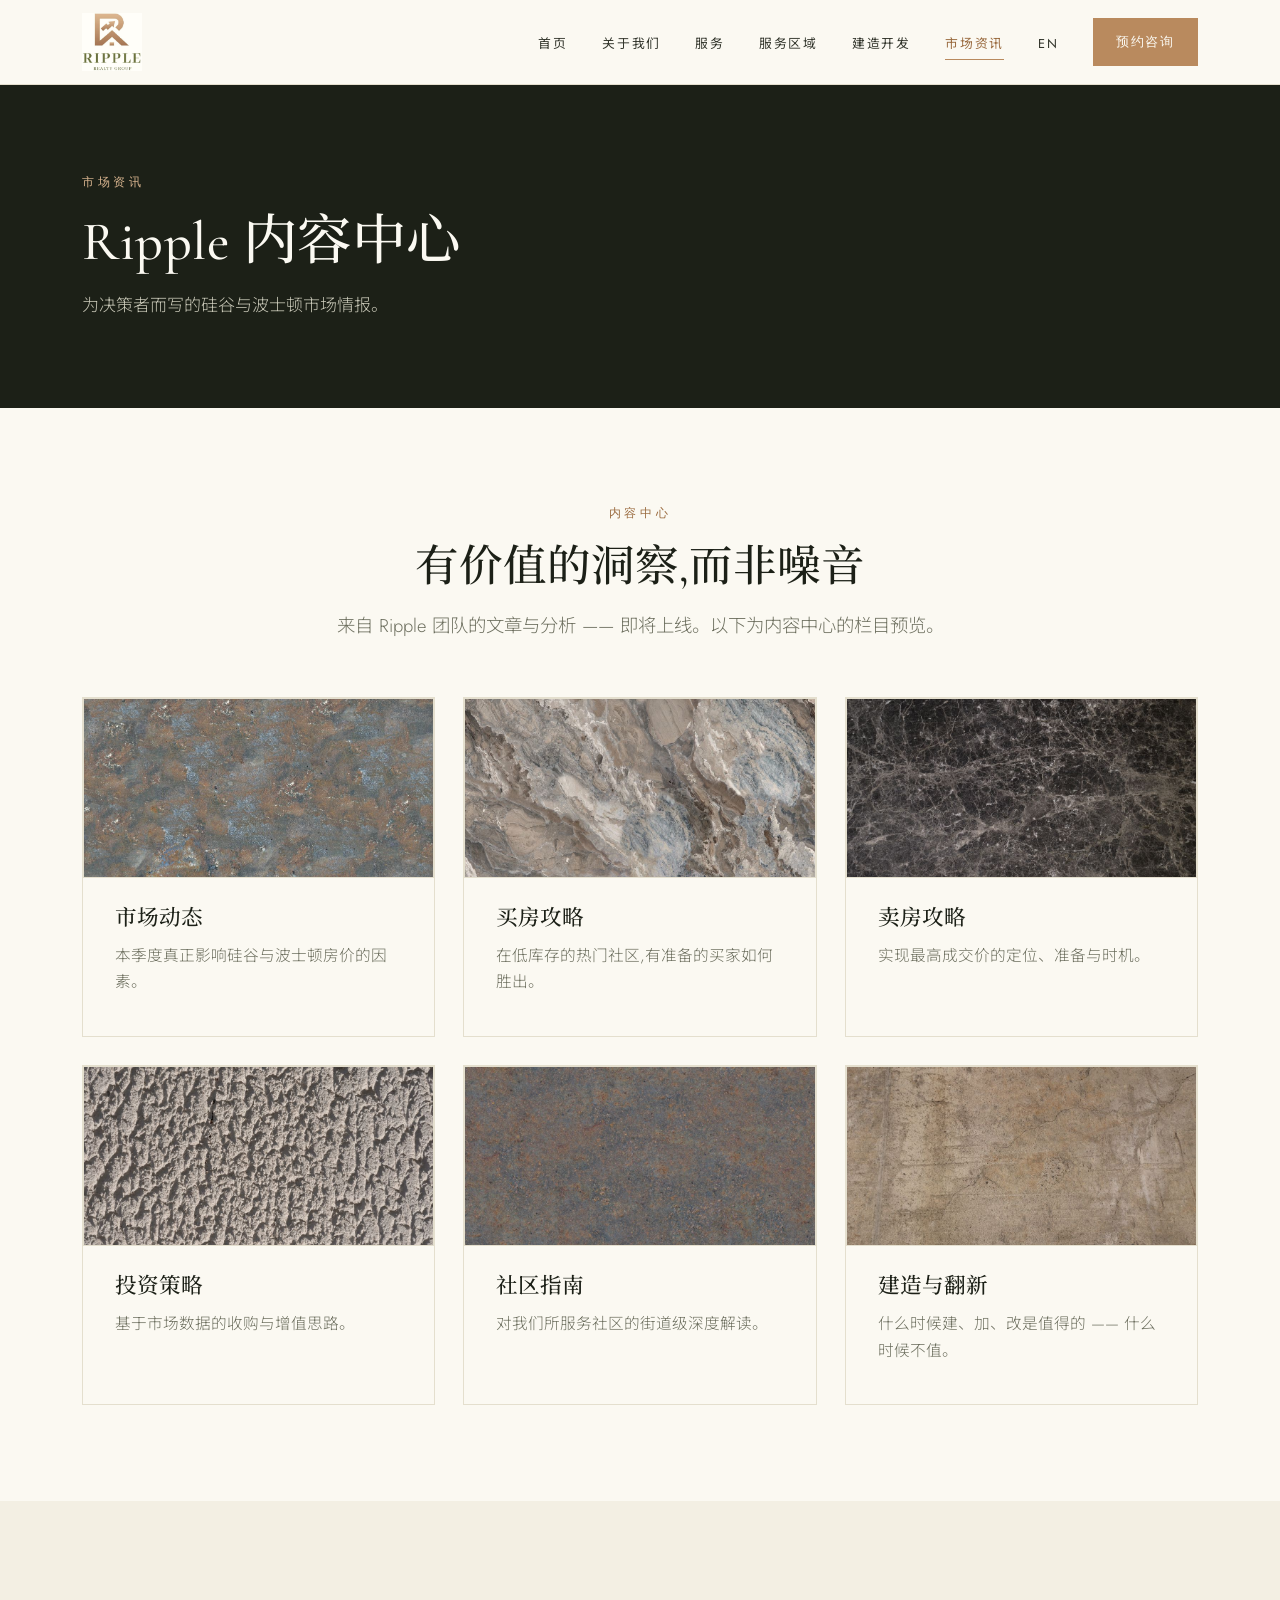
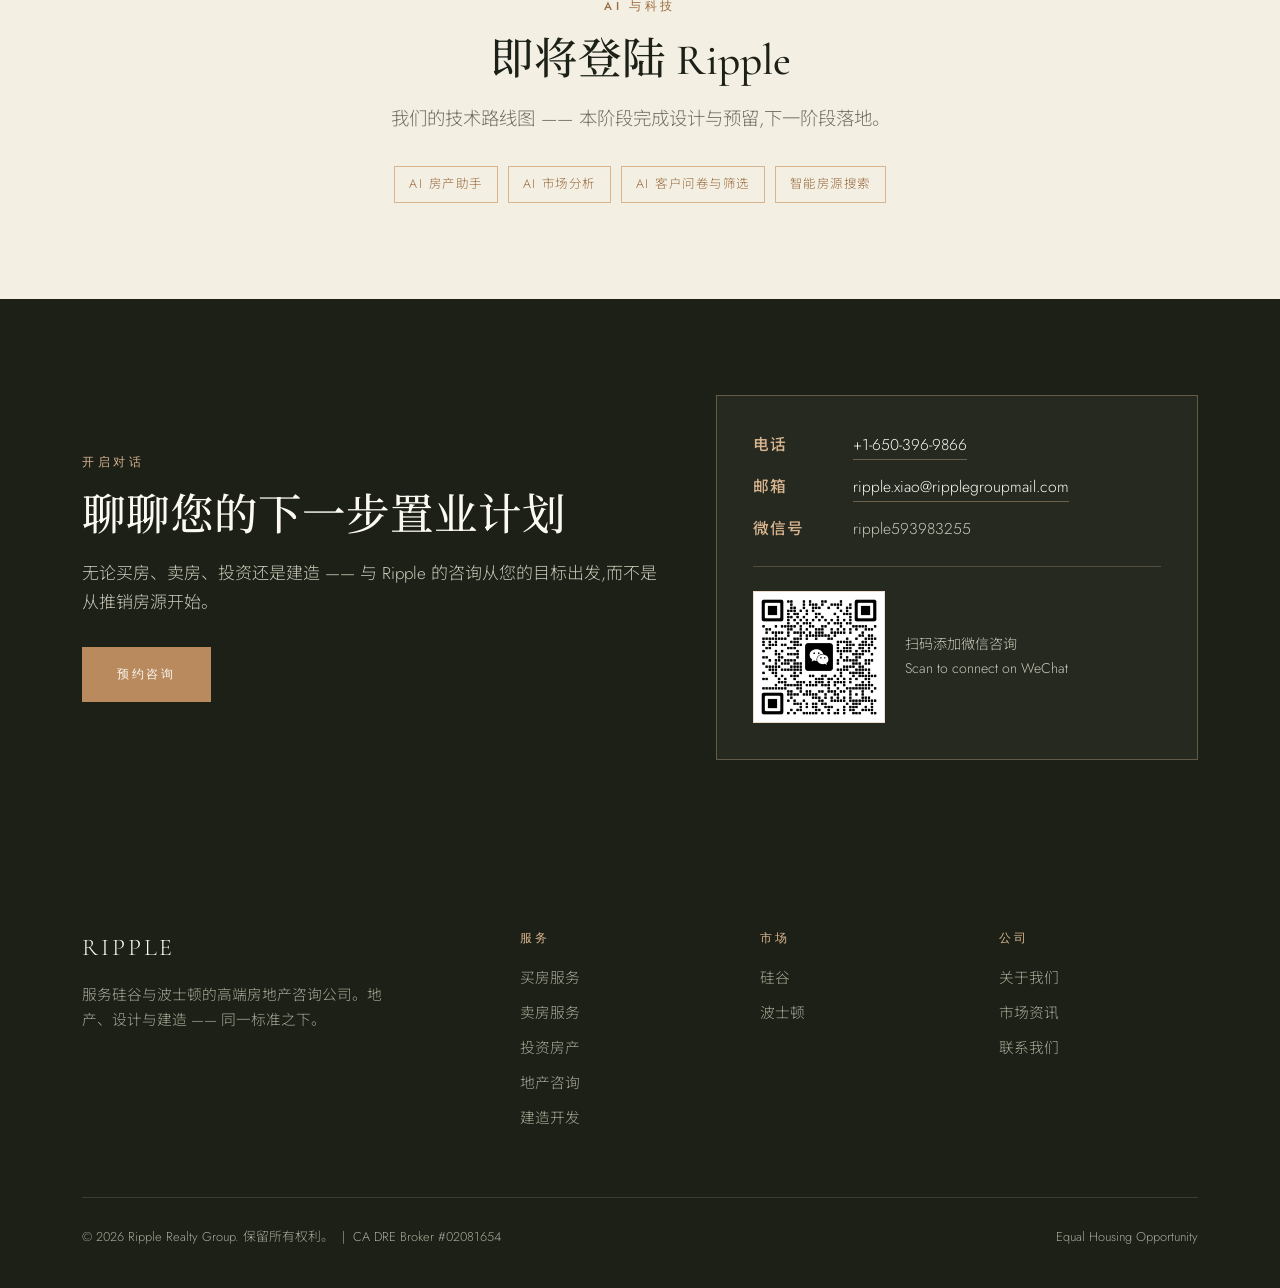
<file: zh/insights.html>
<!DOCTYPE html>
<html lang="zh-CN">
<head>
<meta charset="UTF-8">
<meta name="viewport" content="width=device-width, initial-scale=1.0">
<title>市场资讯 | Ripple Realty Group</title>
<meta name="description" content="Ripple Realty Group 的市场动态、买卖攻略、投资策略、社区指南与建造翻新洞察。">
<meta property="og:title" content="市场资讯 | Ripple Realty Group">
<meta property="og:description" content="Ripple Realty Group 的市场动态、买卖攻略、投资策略、社区指南与建造翻新洞察。">
<meta property="og:type" content="website">
<link rel="canonical" href="https://www.ripplerealtygroup.com/zh/insights.html">
<link rel="alternate" hreflang="zh" href="https://www.ripplerealtygroup.com/zh/insights.html">
<link rel="alternate" hreflang="en" href="https://www.ripplerealtygroup.com/insights.html">
<link rel="preconnect" href="https://fonts.googleapis.com">
<link rel="preconnect" href="https://fonts.gstatic.com" crossorigin>
<link href="https://fonts.googleapis.com/css2?family=Cormorant+Garamond:wght@400;500;600&family=Jost:wght@300;400;500&family=Noto+Serif+SC:wght@400;500;600&family=Noto+Sans+SC:wght@300;400;500&display=swap" rel="stylesheet">
<link rel="stylesheet" href="../style.css">
<style>
body { font-family: "Jost", "Noto Sans SC", sans-serif; }
h1,h2,h3,.display,.quote p { font-family: "Cormorant Garamond", "Noto Serif SC", serif; }
</style>
</head>
<body>
<header class="site">
  <div class="wrap nav">
    <a class="logo" href="index.html" aria-label="Ripple Realty Group 首页"><img src="../assets/logo.jpg" alt="Ripple Realty Group"></a>
    <nav>
      <button class="nav-toggle" aria-label="菜单" onclick="document.getElementById('menu').classList.toggle('open')">&#9776;</button>
      <ul id="menu">
        <li><a href="index.html">首页</a></li>
        <li><a href="about.html">关于我们</a></li>
        <li><a href="services.html">服务</a></li>
        <li><a href="locations.html">服务区域</a></li>
        <li><a href="construction.html">建造开发</a></li>
        <li><a href="insights.html" class="active">市场资讯</a></li>
        <li><a href="../insights.html" lang="en">EN</a></li>
        <li><a class="btn solid" href="index.html#contact">预约咨询</a></li>
      </ul>
    </nav>
  </div>
</header>
<section class="page-hero on-dark">
  <svg class="ripple-field" viewBox="0 0 1400 500" preserveAspectRatio="xMidYMid slice" aria-hidden="true">
    <g><circle cx="1150" cy="250" r="110" style="animation-delay:0s"/><circle cx="1150" cy="250" r="110" style="animation-delay:3s"/><circle cx="1150" cy="250" r="110" style="animation-delay:6s"/></g>
  </svg>
  <div class="wrap" style="position:relative;z-index:2">
    <span class="eyebrow">市场资讯</span>
    <h1>Ripple 内容中心</h1>
    <p>为决策者而写的硅谷与波士顿市场情报。</p>
  </div>
</section>

<section>
  <div class="wrap">
    <div class="section-head center"><span class="eyebrow">内容中心</span><h2>有价值的洞察,而非噪音</h2><p class="lede" style="margin:18px auto 0">来自 Ripple 团队的文章与分析 —— 即将上线。以下为内容中心的栏目预览。</p></div>
    <div class="grid c3"><a class="card" id="market-updates" href="#market-updates"><div class="photo has-img" style="min-height:180px;margin:-40px -32px 28px"><img src="../assets/insight-market.jpg" alt="" width="1000" height="500" loading="lazy"></div><h3>市场动态</h3><p>本季度真正影响硅谷与波士顿房价的因素。</p></a><a class="card" id="buying-tips" href="#buying-tips"><div class="photo has-img" style="min-height:180px;margin:-40px -32px 28px"><img src="../assets/insight-buying.jpg" alt="" width="1000" height="500" loading="lazy"></div><h3>买房攻略</h3><p>在低库存的热门社区,有准备的买家如何胜出。</p></a><a class="card" id="selling-tips" href="#selling-tips"><div class="photo has-img" style="min-height:180px;margin:-40px -32px 28px"><img src="../assets/insight-selling.jpg" alt="" width="1000" height="500" loading="lazy"></div><h3>卖房攻略</h3><p>实现最高成交价的定位、准备与时机。</p></a><a class="card" id="investment-strategies" href="#investment-strategies"><div class="photo has-img" style="min-height:180px;margin:-40px -32px 28px"><img src="../assets/insight-investment.jpg" alt="" width="1000" height="500" loading="lazy"></div><h3>投资策略</h3><p>基于市场数据的收购与增值思路。</p></a><a class="card" id="neighborhood-guides" href="#neighborhood-guides"><div class="photo has-img" style="min-height:180px;margin:-40px -32px 28px"><img src="../assets/insight-neighborhood.jpg" alt="" width="1000" height="500" loading="lazy"></div><h3>社区指南</h3><p>对我们所服务社区的街道级深度解读。</p></a><a class="card" id="construction-remodeling" href="#construction-remodeling"><div class="photo has-img" style="min-height:180px;margin:-40px -32px 28px"><img src="../assets/insight-construction.jpg" alt="" width="1000" height="500" loading="lazy"></div><h3>建造与翻新</h3><p>什么时候建、加、改是值得的 —— 什么时候不值。</p></a></div>
  </div>
</section>
<section class="tinted">
  <div class="wrap section-head center" style="margin-bottom:0">
    <span class="eyebrow">AI 与科技</span>
    <h2>即将登陆 Ripple</h2>
    <p class="lede" style="margin:18px auto 32px">我们的技术路线图 —— 本阶段完成设计与预留,下一阶段落地。</p>
    <ul style="padding:0;list-style:none;display:flex;flex-wrap:wrap;gap:10px;justify-content:center">
      <li style="border:1px solid var(--bronze-light);color:var(--bronze-deep);padding:7px 14px;font-size:.78rem;letter-spacing:.12em;text-transform:uppercase">AI 房产助手</li><li style="border:1px solid var(--bronze-light);color:var(--bronze-deep);padding:7px 14px;font-size:.78rem;letter-spacing:.12em;text-transform:uppercase">AI 市场分析</li><li style="border:1px solid var(--bronze-light);color:var(--bronze-deep);padding:7px 14px;font-size:.78rem;letter-spacing:.12em;text-transform:uppercase">AI 客户问卷与筛选</li><li style="border:1px solid var(--bronze-light);color:var(--bronze-deep);padding:7px 14px;font-size:.78rem;letter-spacing:.12em;text-transform:uppercase">智能房源搜索</li>
    </ul>
  </div>
</section>
<section class="dark on-dark">
  <div class="wrap contact-grid">
    <div>
      <span class="eyebrow">开启对话</span>
      <h2>聊聊您的下一步置业计划</h2>
      <p style="margin:18px 0 30px">无论买房、卖房、投资还是建造 —— 与 Ripple 的咨询从您的目标出发,而不是从推销房源开始。</p>
      <a class="btn solid" href="mailto:ripple.xiao@ripplegroupmail.com">预约咨询</a>
    </div>
    <div class="contact-card">
      <div class="row"><b>电话</b><a href="tel:+16503969866">+1-650-396-9866</a></div>
      <div class="row"><b>邮箱</b><a href="mailto:ripple.xiao@ripplegroupmail.com">ripple.xiao@ripplegroupmail.com</a></div>
      <div class="row"><b>微信号</b><span>ripple593983255</span></div>
      <div class="qr-box">
        <img src="../assets/wechat-qr.png" alt="微信二维码 — 扫码添加 Ripple Realty Group">
        <p>扫码添加微信咨询<br>Scan to connect on WeChat</p>
      </div>
    </div>
  </div>
</section>
<footer class="site">
  <div class="wrap">
    <div class="cols">
      <div><div class="brandline">RIPPLE</div><p style="margin-top:14px;max-width:300px">服务硅谷与波士顿的高端房地产咨询公司。地产、设计与建造 —— 同一标准之下。</p></div>
      <div><h4>服务</h4><ul><li><a href="services.html#buying">买房服务</a></li><li><a href="services.html#selling">卖房服务</a></li><li><a href="services.html#investment">投资房产</a></li><li><a href="services.html#consulting">地产咨询</a></li><li><a href="construction.html">建造开发</a></li></ul></div>
      <div><h4>市场</h4><ul><li><a href="locations.html#silicon-valley">硅谷</a></li><li><a href="locations.html#boston">波士顿</a></li></ul></div>
      <div><h4>公司</h4><ul><li><a href="about.html">关于我们</a></li><li><a href="insights.html">市场资讯</a></li><li><a href="index.html#contact">联系我们</a></li></ul></div>
    </div>
    <div class="legal"><span>&copy; 2026 Ripple Realty Group. 保留所有权利。 &nbsp;|&nbsp; CA DRE Broker #02081654</span><span>Equal Housing Opportunity</span></div>
  </div>
</footer>
</body>
</html>
</file>
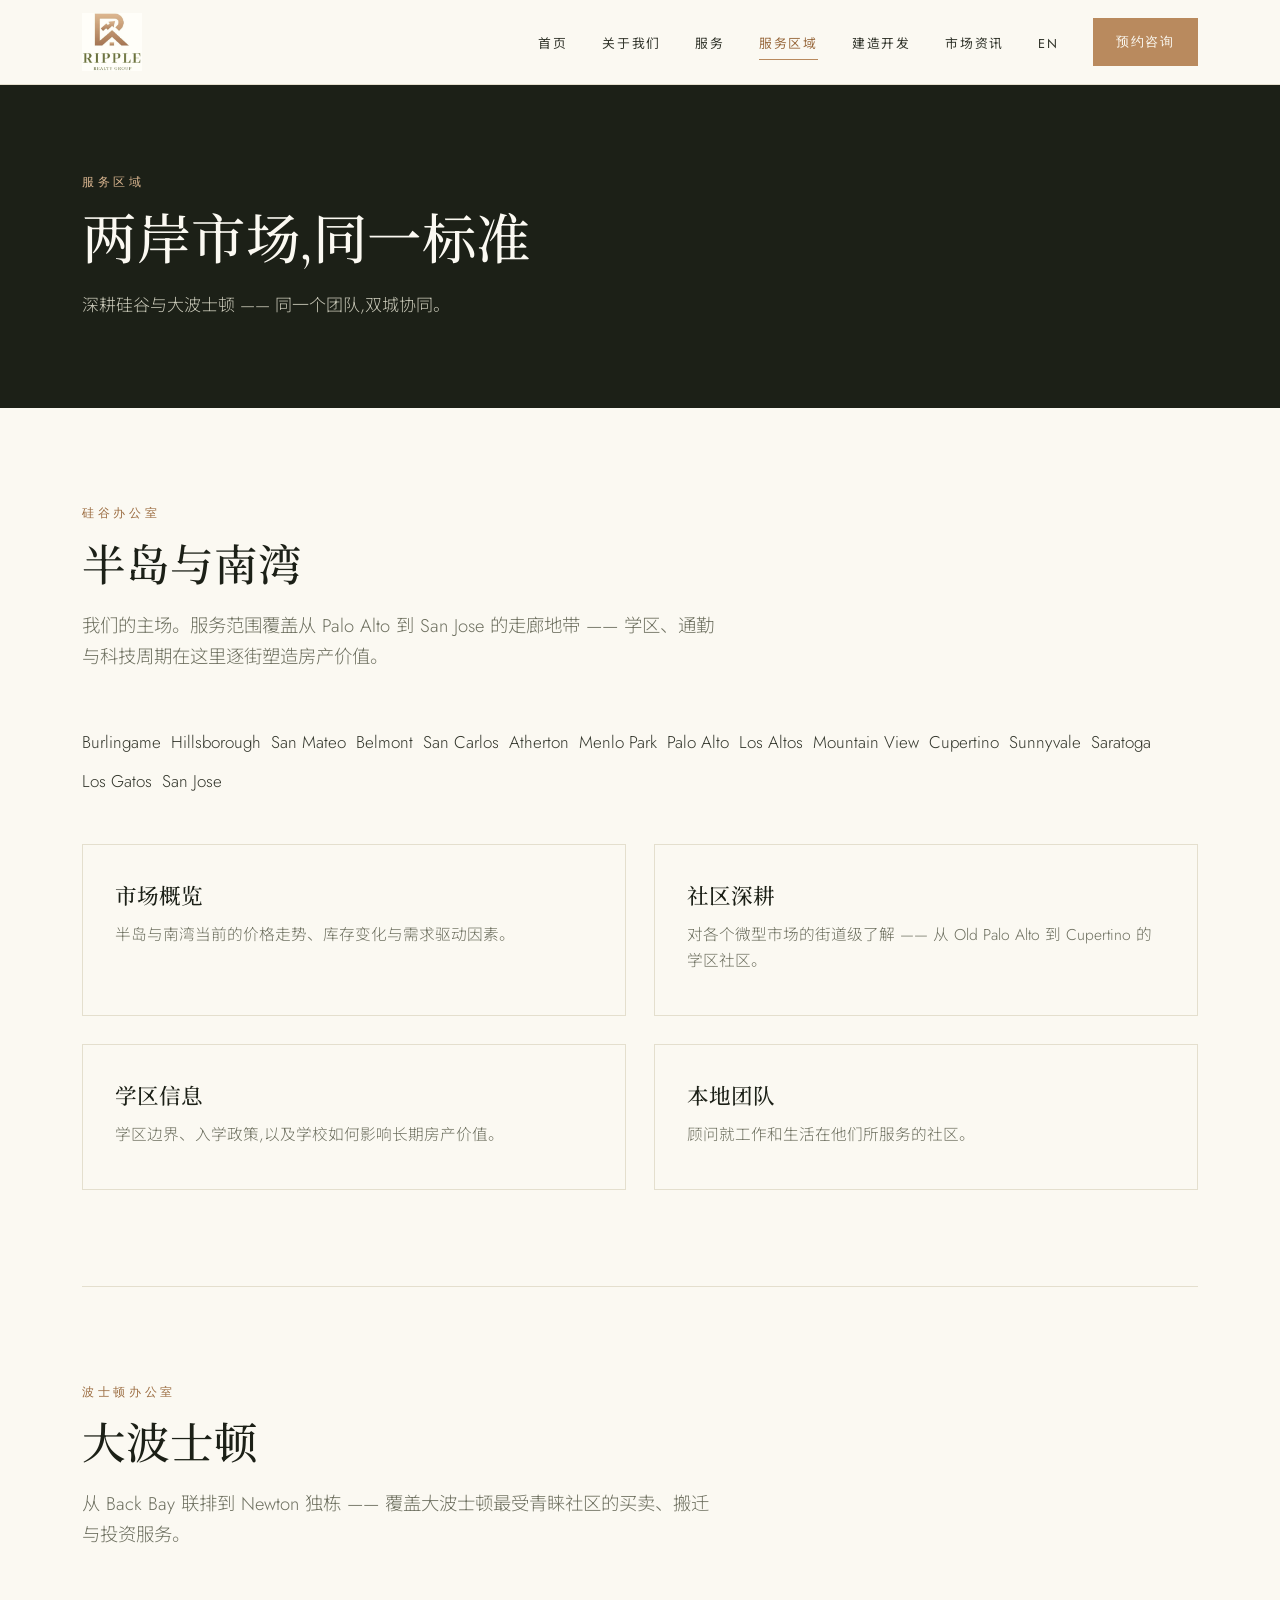
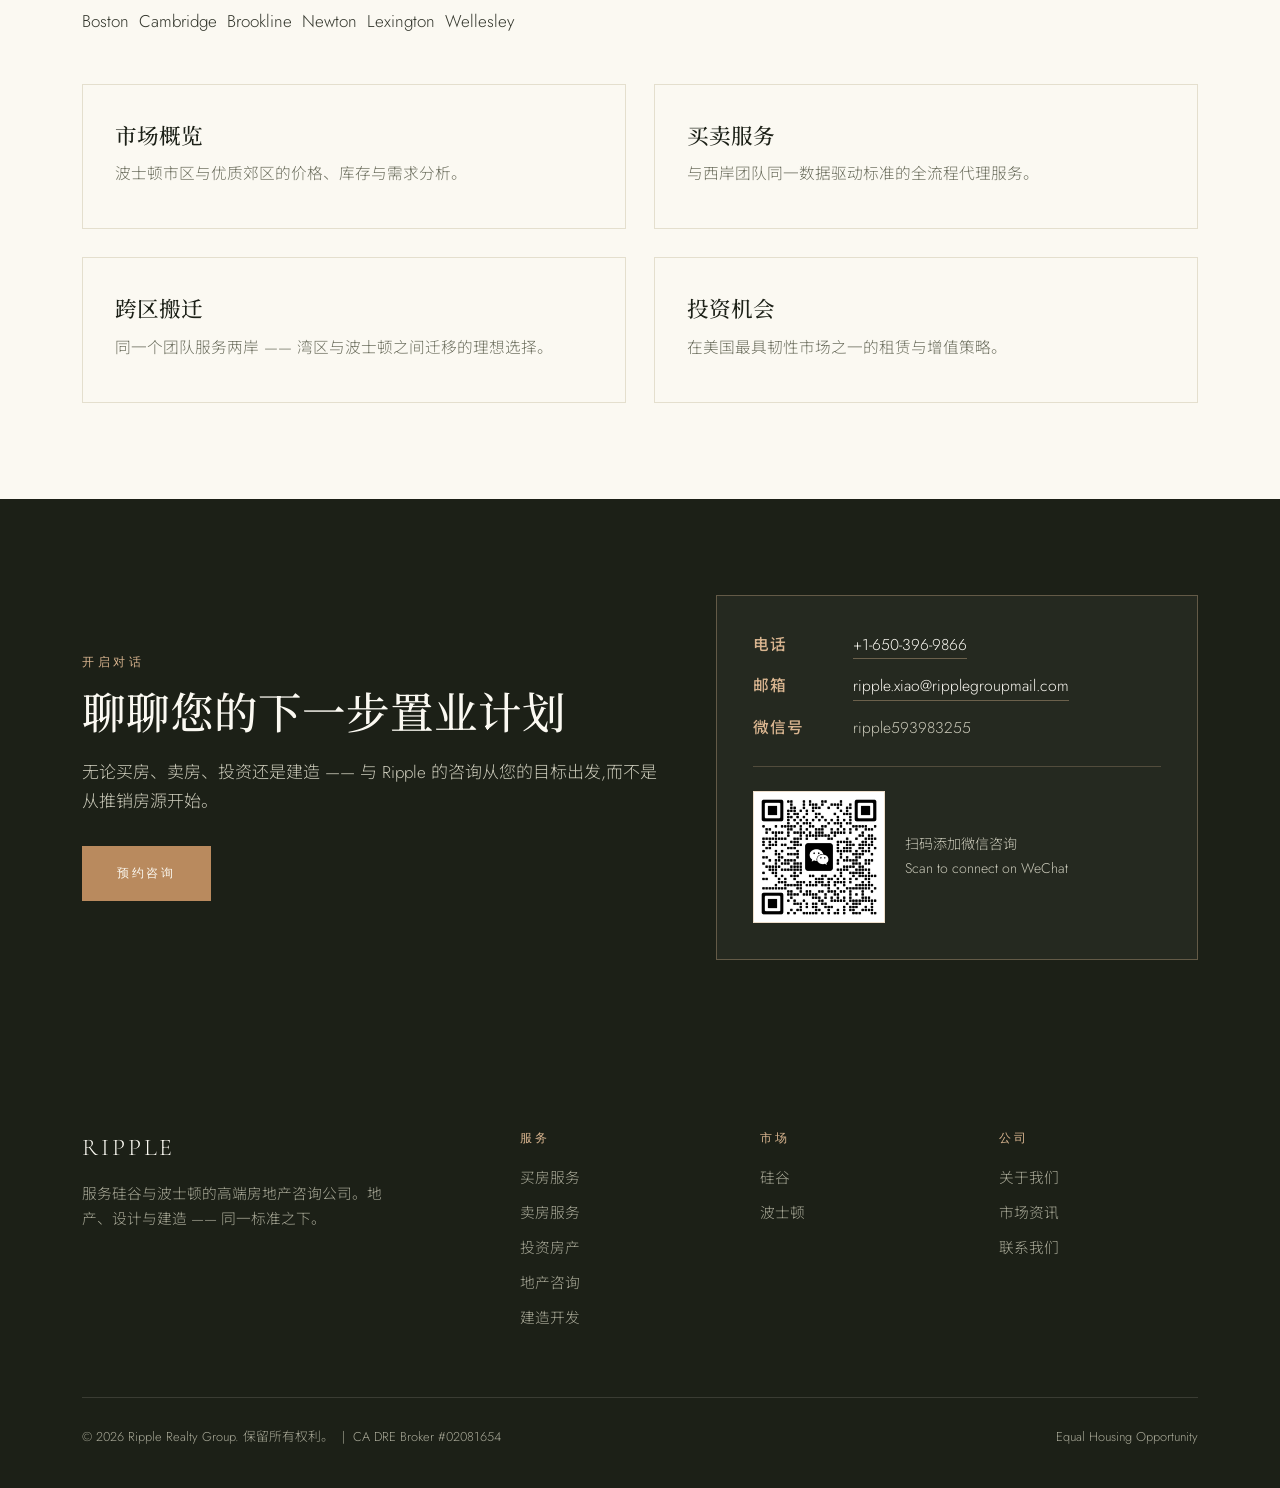
<file: zh/locations.html>
<!DOCTYPE html>
<html lang="zh-CN">
<head>
<meta charset="UTF-8">
<meta name="viewport" content="width=device-width, initial-scale=1.0">
<title>服务区域 | 硅谷与波士顿 | Ripple Realty Group</title>
<meta name="description" content="Ripple Realty Group 服务 Palo Alto、Los Altos、Cupertino、Saratoga、Los Gatos、San Jose、Boston、Cambridge、Brookline、Newton、Lexington 与 Wellesley。">
<meta property="og:title" content="服务区域 | 硅谷与波士顿 | Ripple Realty Group">
<meta property="og:description" content="Ripple Realty Group 服务 Palo Alto、Los Altos、Cupertino、Saratoga、Los Gatos、San Jose、Boston、Cambridge、Brookline、Newton、Lexington 与 Wellesley。">
<meta property="og:type" content="website">
<link rel="canonical" href="https://www.ripplerealtygroup.com/zh/locations.html">
<link rel="alternate" hreflang="zh" href="https://www.ripplerealtygroup.com/zh/locations.html">
<link rel="alternate" hreflang="en" href="https://www.ripplerealtygroup.com/locations.html">
<link rel="preconnect" href="https://fonts.googleapis.com">
<link rel="preconnect" href="https://fonts.gstatic.com" crossorigin>
<link href="https://fonts.googleapis.com/css2?family=Cormorant+Garamond:wght@400;500;600&family=Jost:wght@300;400;500&family=Noto+Serif+SC:wght@400;500;600&family=Noto+Sans+SC:wght@300;400;500&display=swap" rel="stylesheet">
<link rel="stylesheet" href="../style.css">
<style>
body { font-family: "Jost", "Noto Sans SC", sans-serif; }
h1,h2,h3,.display,.quote p { font-family: "Cormorant Garamond", "Noto Serif SC", serif; }
</style>
</head>
<body>
<header class="site">
  <div class="wrap nav">
    <a class="logo" href="index.html" aria-label="Ripple Realty Group 首页"><img src="../assets/logo.jpg" alt="Ripple Realty Group"></a>
    <nav>
      <button class="nav-toggle" aria-label="菜单" onclick="document.getElementById('menu').classList.toggle('open')">&#9776;</button>
      <ul id="menu">
        <li><a href="index.html">首页</a></li>
        <li><a href="about.html">关于我们</a></li>
        <li><a href="services.html">服务</a></li>
        <li><a href="locations.html" class="active">服务区域</a></li>
        <li><a href="construction.html">建造开发</a></li>
        <li><a href="insights.html">市场资讯</a></li>
        <li><a href="../locations.html" lang="en">EN</a></li>
        <li><a class="btn solid" href="index.html#contact">预约咨询</a></li>
      </ul>
    </nav>
  </div>
</header>
<section class="page-hero on-dark">
  <svg class="ripple-field" viewBox="0 0 1400 500" preserveAspectRatio="xMidYMid slice" aria-hidden="true">
    <g><circle cx="1150" cy="250" r="110" style="animation-delay:0s"/><circle cx="1150" cy="250" r="110" style="animation-delay:3s"/><circle cx="1150" cy="250" r="110" style="animation-delay:6s"/></g>
  </svg>
  <div class="wrap" style="position:relative;z-index:2">
    <span class="eyebrow">服务区域</span>
    <h1>两岸市场,同一标准</h1>
    <p>深耕硅谷与大波士顿 —— 同一个团队,双城协同。</p>
  </div>
</section>

<section id="silicon-valley">
  <div class="wrap">
    <div class="section-head"><span class="eyebrow">硅谷办公室</span><h2>半岛与南湾</h2><p class="lede" style="margin-top:18px">我们的主场。服务范围覆盖从 Palo Alto 到 San Jose 的走廊地带 —— 学区、通勤与科技周期在这里逐街塑造房产价值。</p></div>
    <ul class="areas" style="padding:0;list-style:none;display:flex;flex-wrap:wrap;gap:10px;margin-bottom:48px"><li>Burlingame</li><li>Hillsborough</li><li>San Mateo</li><li>Belmont</li><li>San Carlos</li><li>Atherton</li><li>Menlo Park</li><li>Palo Alto</li><li>Los Altos</li><li>Mountain View</li><li>Cupertino</li><li>Sunnyvale</li><li>Saratoga</li><li>Los Gatos</li><li>San Jose</li></ul>
    <div class="grid c2"><div class="card"><h3>市场概览</h3><p>半岛与南湾当前的价格走势、库存变化与需求驱动因素。</p></div><div class="card"><h3>社区深耕</h3><p>对各个微型市场的街道级了解 —— 从 Old Palo Alto 到 Cupertino 的学区社区。</p></div><div class="card"><h3>学区信息</h3><p>学区边界、入学政策,以及学校如何影响长期房产价值。</p></div><div class="card"><h3>本地团队</h3><p>顾问就工作和生活在他们所服务的社区。</p></div></div>
  </div>
</section><div class="wrap"><hr style="border:none;border-top:1px solid var(--line)"></div>
<section id="boston">
  <div class="wrap">
    <div class="section-head"><span class="eyebrow">波士顿办公室</span><h2>大波士顿</h2><p class="lede" style="margin-top:18px">从 Back Bay 联排到 Newton 独栋 —— 覆盖大波士顿最受青睐社区的买卖、搬迁与投资服务。</p></div>
    <ul class="areas" style="padding:0;list-style:none;display:flex;flex-wrap:wrap;gap:10px;margin-bottom:48px"><li>Boston</li><li>Cambridge</li><li>Brookline</li><li>Newton</li><li>Lexington</li><li>Wellesley</li></ul>
    <div class="grid c2"><div class="card"><h3>市场概览</h3><p>波士顿市区与优质郊区的价格、库存与需求分析。</p></div><div class="card"><h3>买卖服务</h3><p>与西岸团队同一数据驱动标准的全流程代理服务。</p></div><div class="card"><h3>跨区搬迁</h3><p>同一个团队服务两岸 —— 湾区与波士顿之间迁移的理想选择。</p></div><div class="card"><h3>投资机会</h3><p>在美国最具韧性市场之一的租赁与增值策略。</p></div></div>
  </div>
</section><section class="dark on-dark">
  <div class="wrap contact-grid">
    <div>
      <span class="eyebrow">开启对话</span>
      <h2>聊聊您的下一步置业计划</h2>
      <p style="margin:18px 0 30px">无论买房、卖房、投资还是建造 —— 与 Ripple 的咨询从您的目标出发,而不是从推销房源开始。</p>
      <a class="btn solid" href="mailto:ripple.xiao@ripplegroupmail.com">预约咨询</a>
    </div>
    <div class="contact-card">
      <div class="row"><b>电话</b><a href="tel:+16503969866">+1-650-396-9866</a></div>
      <div class="row"><b>邮箱</b><a href="mailto:ripple.xiao@ripplegroupmail.com">ripple.xiao@ripplegroupmail.com</a></div>
      <div class="row"><b>微信号</b><span>ripple593983255</span></div>
      <div class="qr-box">
        <img src="../assets/wechat-qr.png" alt="微信二维码 — 扫码添加 Ripple Realty Group">
        <p>扫码添加微信咨询<br>Scan to connect on WeChat</p>
      </div>
    </div>
  </div>
</section>
<footer class="site">
  <div class="wrap">
    <div class="cols">
      <div><div class="brandline">RIPPLE</div><p style="margin-top:14px;max-width:300px">服务硅谷与波士顿的高端房地产咨询公司。地产、设计与建造 —— 同一标准之下。</p></div>
      <div><h4>服务</h4><ul><li><a href="services.html#buying">买房服务</a></li><li><a href="services.html#selling">卖房服务</a></li><li><a href="services.html#investment">投资房产</a></li><li><a href="services.html#consulting">地产咨询</a></li><li><a href="construction.html">建造开发</a></li></ul></div>
      <div><h4>市场</h4><ul><li><a href="locations.html#silicon-valley">硅谷</a></li><li><a href="locations.html#boston">波士顿</a></li></ul></div>
      <div><h4>公司</h4><ul><li><a href="about.html">关于我们</a></li><li><a href="insights.html">市场资讯</a></li><li><a href="index.html#contact">联系我们</a></li></ul></div>
    </div>
    <div class="legal"><span>&copy; 2026 Ripple Realty Group. 保留所有权利。 &nbsp;|&nbsp; CA DRE Broker #02081654</span><span>Equal Housing Opportunity</span></div>
  </div>
</footer>
</body>
</html>
</file>
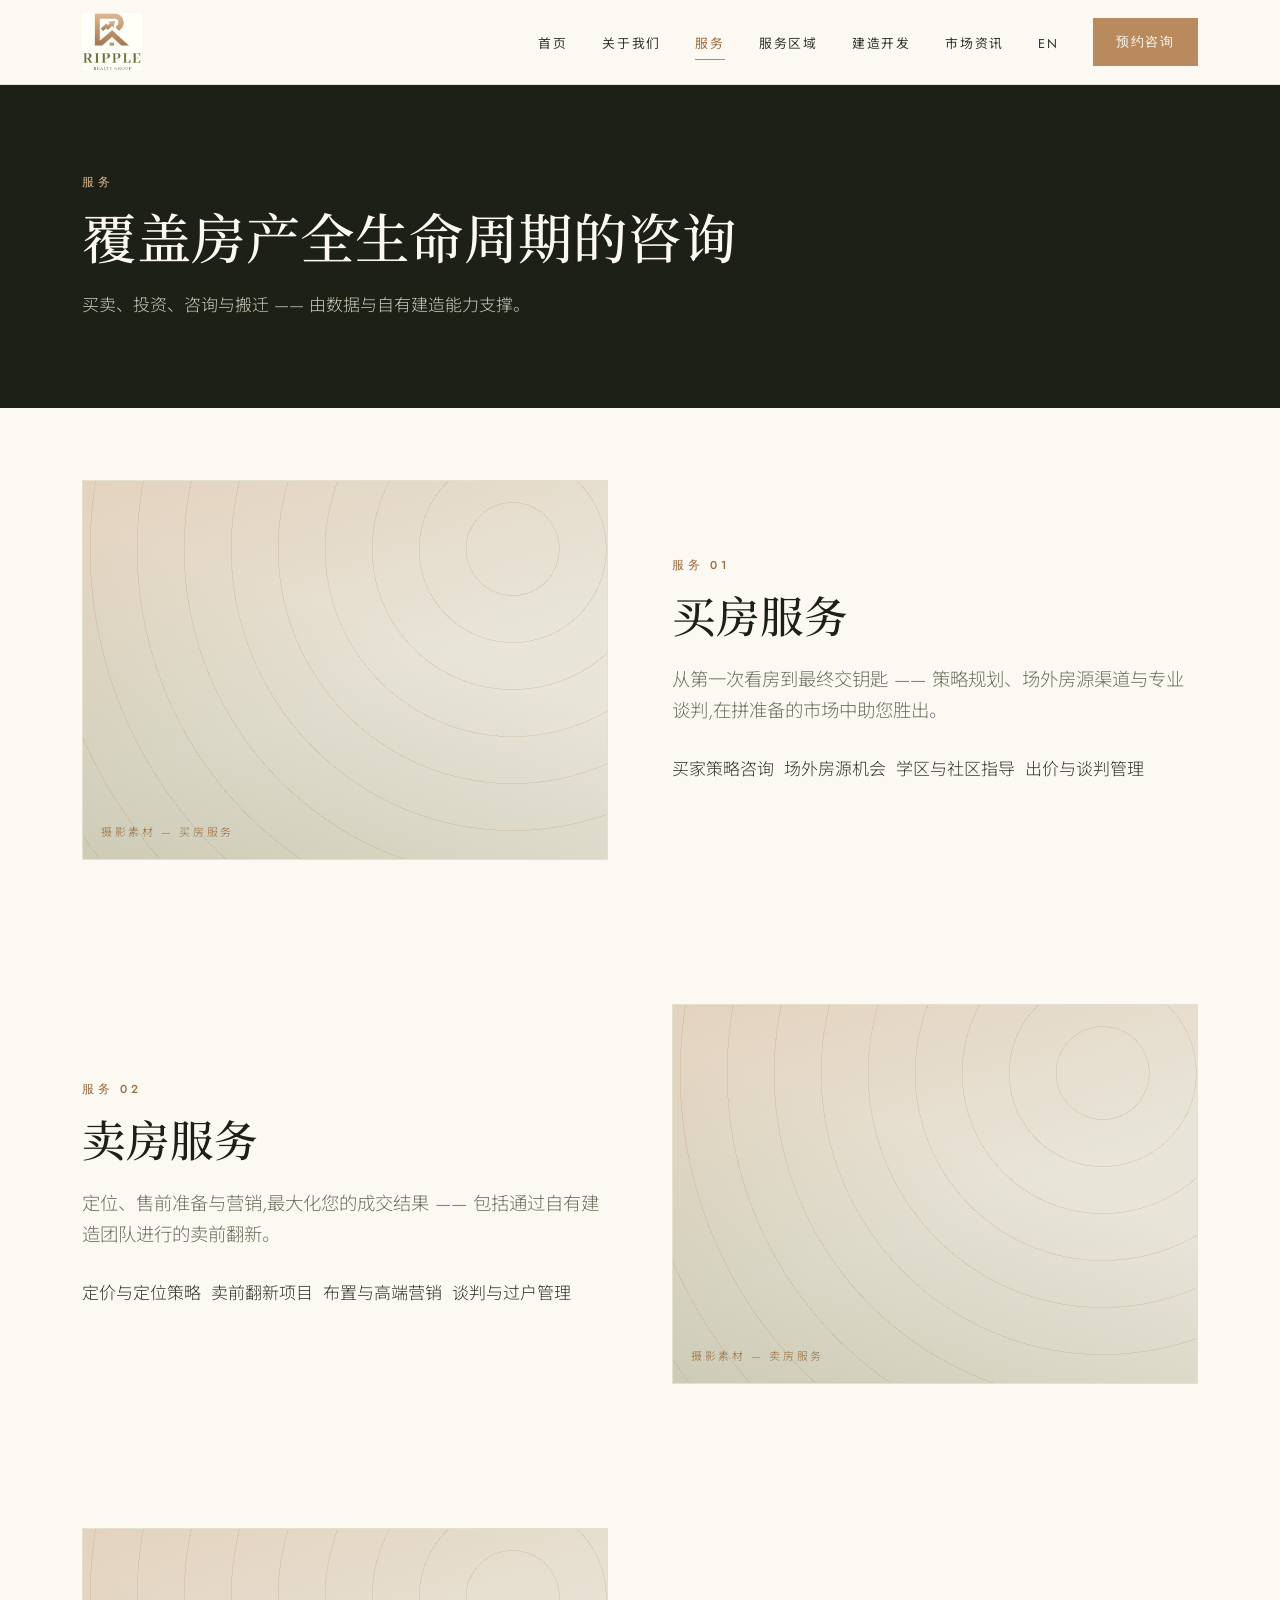
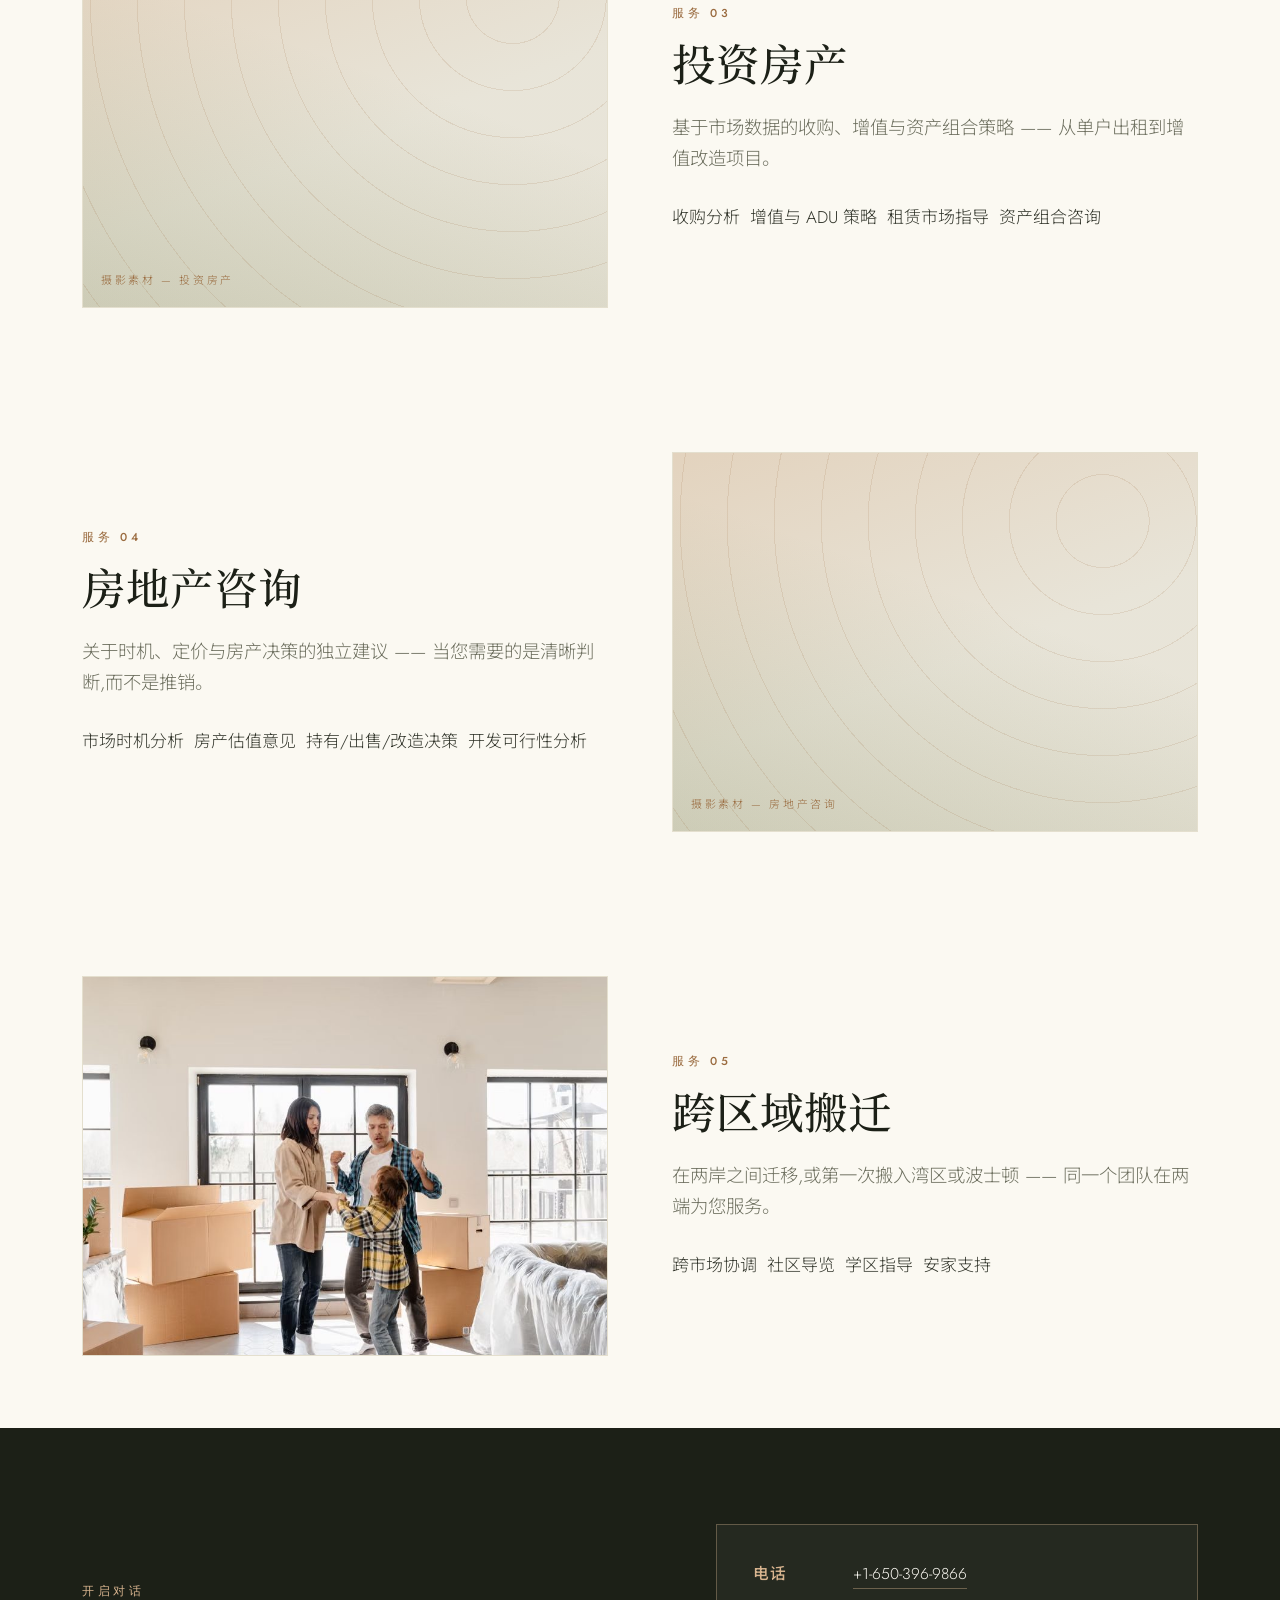
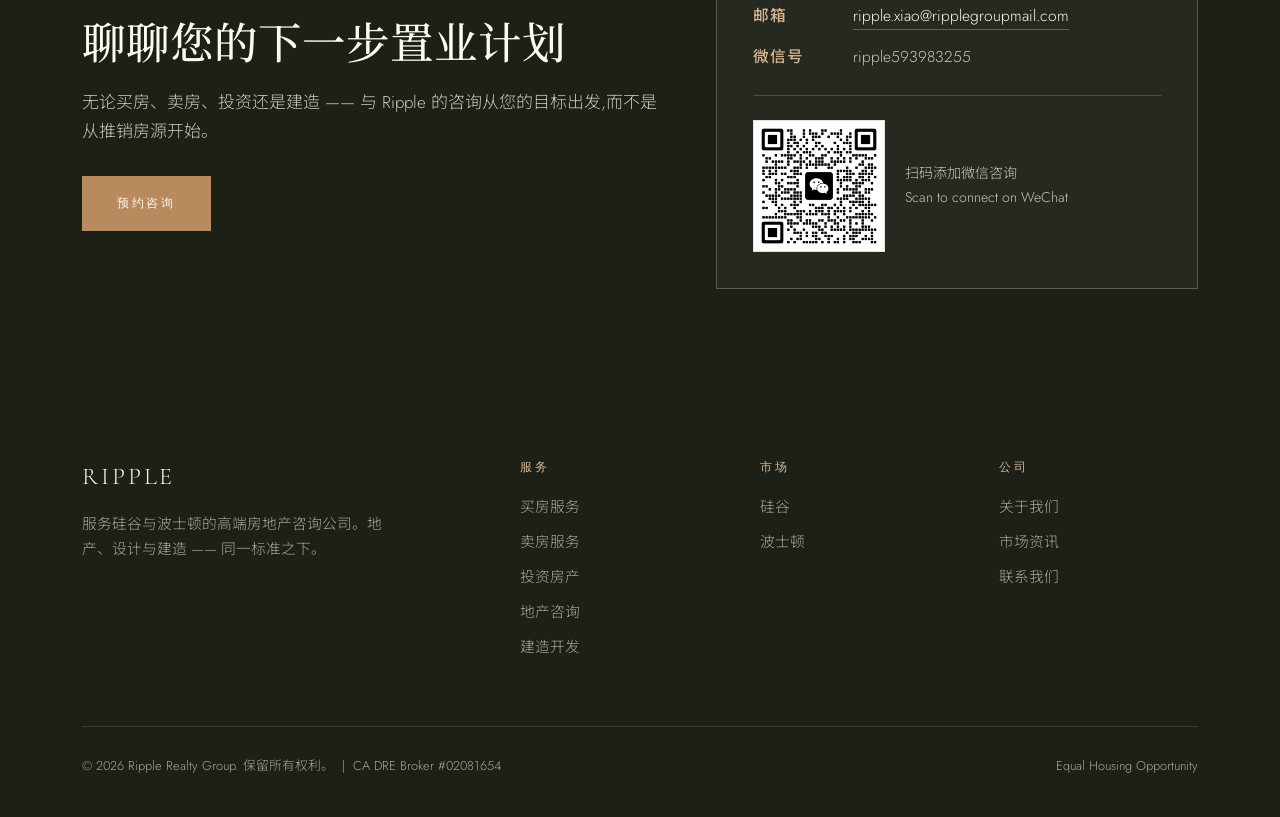
<file: zh/services.html>
<!DOCTYPE html>
<html lang="zh-CN">
<head>
<meta charset="UTF-8">
<meta name="viewport" content="width=device-width, initial-scale=1.0">
<title>服务 | Ripple Realty Group</title>
<meta name="description" content="Ripple Realty Group 提供硅谷与波士顿的买房、卖房、投资、咨询与跨区搬迁服务。">
<meta property="og:title" content="服务 | Ripple Realty Group">
<meta property="og:description" content="Ripple Realty Group 提供硅谷与波士顿的买房、卖房、投资、咨询与跨区搬迁服务。">
<meta property="og:type" content="website">
<link rel="canonical" href="https://www.ripplerealtygroup.com/zh/services.html">
<link rel="alternate" hreflang="zh" href="https://www.ripplerealtygroup.com/zh/services.html">
<link rel="alternate" hreflang="en" href="https://www.ripplerealtygroup.com/services.html">
<link rel="preconnect" href="https://fonts.googleapis.com">
<link rel="preconnect" href="https://fonts.gstatic.com" crossorigin>
<link href="https://fonts.googleapis.com/css2?family=Cormorant+Garamond:wght@400;500;600&family=Jost:wght@300;400;500&family=Noto+Serif+SC:wght@400;500;600&family=Noto+Sans+SC:wght@300;400;500&display=swap" rel="stylesheet">
<link rel="stylesheet" href="../style.css">
<style>
body { font-family: "Jost", "Noto Sans SC", sans-serif; }
h1,h2,h3,.display,.quote p { font-family: "Cormorant Garamond", "Noto Serif SC", serif; }
</style>
</head>
<body>
<header class="site">
  <div class="wrap nav">
    <a class="logo" href="index.html" aria-label="Ripple Realty Group 首页"><img src="../assets/logo.jpg" alt="Ripple Realty Group"></a>
    <nav>
      <button class="nav-toggle" aria-label="菜单" onclick="document.getElementById('menu').classList.toggle('open')">&#9776;</button>
      <ul id="menu">
        <li><a href="index.html">首页</a></li>
        <li><a href="about.html">关于我们</a></li>
        <li><a href="services.html" class="active">服务</a></li>
        <li><a href="locations.html">服务区域</a></li>
        <li><a href="construction.html">建造开发</a></li>
        <li><a href="insights.html">市场资讯</a></li>
        <li><a href="../services.html" lang="en">EN</a></li>
        <li><a class="btn solid" href="index.html#contact">预约咨询</a></li>
      </ul>
    </nav>
  </div>
</header>
<section class="page-hero on-dark">
  <svg class="ripple-field" viewBox="0 0 1400 500" preserveAspectRatio="xMidYMid slice" aria-hidden="true">
    <g><circle cx="1150" cy="250" r="110" style="animation-delay:0s"/><circle cx="1150" cy="250" r="110" style="animation-delay:3s"/><circle cx="1150" cy="250" r="110" style="animation-delay:6s"/></g>
  </svg>
  <div class="wrap" style="position:relative;z-index:2">
    <span class="eyebrow">服务</span>
    <h1>覆盖房产全生命周期的咨询</h1>
    <p>买卖、投资、咨询与搬迁 —— 由数据与自有建造能力支撑。</p>
  </div>
</section>

<section id="buying" class="tight">
  <div class="wrap feature-row ">
    <div class="photo"><span>摄影素材 — 买房服务</span></div>
    <div>
      <span class="eyebrow">服务 01</span>
      <h2>买房服务</h2>
      <p class="lede" style="margin-top:20px">从第一次看房到最终交钥匙 —— 策略规划、场外房源渠道与专业谈判,在拼准备的市场中助您胜出。</p>
      <ul class="areas" style="margin-top:28px;padding:0;list-style:none;display:flex;flex-wrap:wrap;gap:10px"><li>买家策略咨询</li><li>场外房源机会</li><li>学区与社区指导</li><li>出价与谈判管理</li></ul>
    </div>
  </div>
</section>
<section id="selling" class="tight">
  <div class="wrap feature-row flip">
    <div class="photo"><span>摄影素材 — 卖房服务</span></div>
    <div>
      <span class="eyebrow">服务 02</span>
      <h2>卖房服务</h2>
      <p class="lede" style="margin-top:20px">定位、售前准备与营销,最大化您的成交结果 —— 包括通过自有建造团队进行的卖前翻新。</p>
      <ul class="areas" style="margin-top:28px;padding:0;list-style:none;display:flex;flex-wrap:wrap;gap:10px"><li>定价与定位策略</li><li>卖前翻新项目</li><li>布置与高端营销</li><li>谈判与过户管理</li></ul>
    </div>
  </div>
</section>
<section id="investment" class="tight">
  <div class="wrap feature-row ">
    <div class="photo"><span>摄影素材 — 投资房产</span></div>
    <div>
      <span class="eyebrow">服务 03</span>
      <h2>投资房产</h2>
      <p class="lede" style="margin-top:20px">基于市场数据的收购、增值与资产组合策略 —— 从单户出租到增值改造项目。</p>
      <ul class="areas" style="margin-top:28px;padding:0;list-style:none;display:flex;flex-wrap:wrap;gap:10px"><li>收购分析</li><li>增值与 ADU 策略</li><li>租赁市场指导</li><li>资产组合咨询</li></ul>
    </div>
  </div>
</section>
<section id="consulting" class="tight">
  <div class="wrap feature-row flip">
    <div class="photo"><span>摄影素材 — 房地产咨询</span></div>
    <div>
      <span class="eyebrow">服务 04</span>
      <h2>房地产咨询</h2>
      <p class="lede" style="margin-top:20px">关于时机、定价与房产决策的独立建议 —— 当您需要的是清晰判断,而不是推销。</p>
      <ul class="areas" style="margin-top:28px;padding:0;list-style:none;display:flex;flex-wrap:wrap;gap:10px"><li>市场时机分析</li><li>房产估值意见</li><li>持有/出售/改造决策</li><li>开发可行性分析</li></ul>
    </div>
  </div>
</section>
<section id="relocation" class="tight">
  <div class="wrap feature-row ">
    <div class="photo has-img"><img src="../assets/service-relocation.jpg" alt="一家人在新家中,身边是搬家纸箱" width="1200" height="627" loading="lazy"></div>
    <div>
      <span class="eyebrow">服务 05</span>
      <h2>跨区域搬迁</h2>
      <p class="lede" style="margin-top:20px">在两岸之间迁移,或第一次搬入湾区或波士顿 —— 同一个团队在两端为您服务。</p>
      <ul class="areas" style="margin-top:28px;padding:0;list-style:none;display:flex;flex-wrap:wrap;gap:10px"><li>跨市场协调</li><li>社区导览</li><li>学区指导</li><li>安家支持</li></ul>
    </div>
  </div>
</section><section class="dark on-dark">
  <div class="wrap contact-grid">
    <div>
      <span class="eyebrow">开启对话</span>
      <h2>聊聊您的下一步置业计划</h2>
      <p style="margin:18px 0 30px">无论买房、卖房、投资还是建造 —— 与 Ripple 的咨询从您的目标出发,而不是从推销房源开始。</p>
      <a class="btn solid" href="mailto:ripple.xiao@ripplegroupmail.com">预约咨询</a>
    </div>
    <div class="contact-card">
      <div class="row"><b>电话</b><a href="tel:+16503969866">+1-650-396-9866</a></div>
      <div class="row"><b>邮箱</b><a href="mailto:ripple.xiao@ripplegroupmail.com">ripple.xiao@ripplegroupmail.com</a></div>
      <div class="row"><b>微信号</b><span>ripple593983255</span></div>
      <div class="qr-box">
        <img src="../assets/wechat-qr.png" alt="微信二维码 — 扫码添加 Ripple Realty Group">
        <p>扫码添加微信咨询<br>Scan to connect on WeChat</p>
      </div>
    </div>
  </div>
</section>
<footer class="site">
  <div class="wrap">
    <div class="cols">
      <div><div class="brandline">RIPPLE</div><p style="margin-top:14px;max-width:300px">服务硅谷与波士顿的高端房地产咨询公司。地产、设计与建造 —— 同一标准之下。</p></div>
      <div><h4>服务</h4><ul><li><a href="services.html#buying">买房服务</a></li><li><a href="services.html#selling">卖房服务</a></li><li><a href="services.html#investment">投资房产</a></li><li><a href="services.html#consulting">地产咨询</a></li><li><a href="construction.html">建造开发</a></li></ul></div>
      <div><h4>市场</h4><ul><li><a href="locations.html#silicon-valley">硅谷</a></li><li><a href="locations.html#boston">波士顿</a></li></ul></div>
      <div><h4>公司</h4><ul><li><a href="about.html">关于我们</a></li><li><a href="insights.html">市场资讯</a></li><li><a href="index.html#contact">联系我们</a></li></ul></div>
    </div>
    <div class="legal"><span>&copy; 2026 Ripple Realty Group. 保留所有权利。 &nbsp;|&nbsp; CA DRE Broker #02081654</span><span>Equal Housing Opportunity</span></div>
  </div>
</footer>
</body>
</html>
</file>
<file: style.css>
/* ============================================================
   Ripple Realty Group — Brand Stylesheet
   Palette drawn from brand logo: cream, bronze, olive, deep ink
   ============================================================ */
:root {
  --cream: #FBF9F2;
  --cream-deep: #F3EFE3;
  --bronze: #B98A5E;
  --bronze-light: #D8B48F;
  --bronze-deep: #9A6B3F;
  --olive: #71793F;
  --olive-soft: #8A9159;
  --ink: #1C2017;
  --ink-soft: #2A3024;
  --text: #33362C;
  --text-muted: #6E7060;
  --line: #E4DFCE;
  --radius: 2px;
  --max: 1180px;
  --font-display: "Cormorant Garamond", Georgia, serif;
  --font-body: "Jost", "Helvetica Neue", Arial, sans-serif;
}

* { margin: 0; padding: 0; box-sizing: border-box; }
html { scroll-behavior: smooth; }
body {
  font-family: var(--font-body);
  font-weight: 300;
  color: var(--text);
  background: var(--cream);
  line-height: 1.7;
  font-size: 17px;
  -webkit-font-smoothing: antialiased;
}
img { max-width: 100%; display: block; }
a { color: inherit; text-decoration: none; }
.wrap { max-width: var(--max); margin: 0 auto; padding: 0 32px; }

/* ---------- Typography ---------- */
h1, h2, h3, .display {
  font-family: var(--font-display);
  font-weight: 500;
  color: var(--ink);
  line-height: 1.15;
}
h1 { font-size: clamp(2.6rem, 5.5vw, 4.4rem); letter-spacing: 0.01em; }
h2 { font-size: clamp(1.9rem, 3.4vw, 2.8rem); }
h3 { font-size: 1.35rem; }
.eyebrow {
  font-family: var(--font-body);
  font-size: 0.72rem;
  font-weight: 500;
  letter-spacing: 0.32em;
  text-transform: uppercase;
  color: var(--bronze-deep);
  display: block;
  margin-bottom: 18px;
}
.on-dark .eyebrow { color: var(--bronze-light); }
.on-dark h1, .on-dark h2, .on-dark h3 { color: var(--cream); }
.on-dark p { color: #C9C8B8; }
.lede { font-size: 1.15rem; color: var(--text-muted); max-width: 640px; }

/* ---------- Buttons ---------- */
.btn {
  display: inline-block;
  font-family: var(--font-body);
  font-size: 0.78rem;
  font-weight: 500;
  letter-spacing: 0.22em;
  text-transform: uppercase;
  padding: 16px 34px;
  border: 1px solid var(--bronze);
  color: var(--bronze-deep);
  background: transparent;
  transition: background .3s, color .3s;
  cursor: pointer;
}
.btn:hover { background: var(--bronze); color: var(--cream); }
.btn.solid { background: var(--bronze); color: var(--cream); }
.btn.solid:hover { background: var(--bronze-deep); border-color: var(--bronze-deep); }
.btn.ghost-light { border-color: rgba(251,249,242,.5); color: var(--cream); }
.btn.ghost-light:hover { background: var(--cream); color: var(--ink); border-color: var(--cream); }
.btn:focus-visible { outline: 2px solid var(--olive); outline-offset: 3px; }

/* ---------- Header ---------- */
header.site {
  position: sticky; top: 0; z-index: 50;
  background: rgba(251,249,242,.92);
  backdrop-filter: blur(10px);
  border-bottom: 1px solid var(--line);
}
.nav {
  display: flex; align-items: center; justify-content: space-between;
  height: 84px;
}
.nav .logo img { height: 58px; width: auto; }
.nav ul { display: flex; gap: 34px; list-style: none; align-items: center; }
.nav ul a {
  font-size: 0.8rem; font-weight: 400; letter-spacing: 0.14em;
  text-transform: uppercase; color: var(--text);
  padding: 6px 0; border-bottom: 1px solid transparent;
  transition: border-color .25s, color .25s;
}
.nav ul a:hover, .nav ul a.active { color: var(--bronze-deep); border-color: var(--bronze); }
.nav .btn { padding: 12px 22px; }
.nav-toggle { display: none; background: none; border: none; font-size: 1.6rem; color: var(--ink); cursor: pointer; }

/* ---------- Hero (ripple signature) ---------- */
.hero {
  position: relative;
  background: radial-gradient(120% 140% at 78% 20%, var(--ink-soft) 0%, var(--ink) 62%);
  color: var(--cream);
  overflow: hidden;
}
.hero .wrap { position: relative; z-index: 2; padding-top: 120px; padding-bottom: 130px; }
.hero p.sub { max-width: 560px; margin: 26px 0 42px; color: #BFBFAE; font-size: 1.1rem; }
.hero .cta-row { display: flex; gap: 16px; flex-wrap: wrap; }
.ripple-field {
  position: absolute; inset: 0; z-index: 1; pointer-events: none;
}
.ripple-field circle {
  fill: none;
  stroke: var(--bronze);
  stroke-width: 1;
  opacity: 0;
  transform-origin: center;
  animation: ripple 9s linear infinite;
}
@keyframes ripple {
  0%   { opacity: 0; transform: scale(.35); }
  18%  { opacity: .38; }
  100% { opacity: 0; transform: scale(1.55); }
}
@media (prefers-reduced-motion: reduce) {
  .ripple-field circle { animation: none; opacity: .16; }
}

/* ---------- Sections ---------- */
section { padding: 96px 0; }
section.tight { padding: 72px 0; }
section.dark { background: var(--ink); }
section.tinted { background: var(--cream-deep); }
.section-head { max-width: 720px; margin-bottom: 56px; }
.section-head.center { margin-left: auto; margin-right: auto; text-align: center; }
.divider-ripple { display: block; margin: 22px 0 0; }

/* ---------- Grids & cards ---------- */
.grid { display: grid; gap: 28px; }
.grid.c3 { grid-template-columns: repeat(3, 1fr); }
.grid.c2 { grid-template-columns: repeat(2, 1fr); }
.grid.c5 { grid-template-columns: repeat(5, 1fr); }

.card {
  background: var(--cream);
  border: 1px solid var(--line);
  padding: 40px 32px;
  transition: transform .3s, box-shadow .3s, border-color .3s;
}
.card:hover { transform: translateY(-4px); border-color: var(--bronze-light); box-shadow: 0 18px 40px -24px rgba(28,32,23,.35); }
.card h3 { margin-bottom: 12px; }
.card p { font-size: 0.98rem; color: var(--text-muted); }
.card .more {
  display: inline-block; margin-top: 20px;
  font-size: 0.74rem; font-weight: 500; letter-spacing: 0.22em; text-transform: uppercase;
  color: var(--bronze-deep); border-bottom: 1px solid var(--bronze-light); padding-bottom: 3px;
}
.card-mark {
  width: 44px; height: 44px; margin-bottom: 24px;
  border: 1px solid var(--bronze-light); border-radius: 50%;
  display: flex; align-items: center; justify-content: center;
  color: var(--bronze-deep); font-family: var(--font-display); font-size: 1.15rem;
}

/* photo placeholder blocks — swap with real photography */
.photo {
  position: relative; overflow: hidden;
  background:
    linear-gradient(160deg, rgba(185,138,94,.28), rgba(28,32,23,.05) 55%),
    linear-gradient(20deg, rgba(113,121,63,.22), transparent 60%),
    var(--cream-deep);
  border: 1px solid var(--line);
  min-height: 260px;
  display: flex; align-items: flex-end;
}
.photo::before {
  content: ""; position: absolute; inset: 0;
  background-image: repeating-radial-gradient(circle at 82% 18%, transparent 0 46px, rgba(154,107,63,.14) 46px 47px);
}
.photo span {
  position: relative; margin: 18px;
  font-size: .68rem; letter-spacing: .24em; text-transform: uppercase; color: var(--bronze-deep);
}

/* ---------- Listings ---------- */
.listing .photo { min-height: 300px; }
.listing .meta { padding: 24px 4px 0; }
.listing .meta .price { font-family: var(--font-display); font-size: 1.5rem; color: var(--ink); }
.listing .meta .addr { color: var(--text-muted); font-size: .95rem; }

/* ---------- Markets ---------- */
.market-panel {
  position: relative; padding: 56px 48px;
  background: var(--ink); color: var(--cream); overflow: hidden;
}
.market-panel.alt { background: var(--ink-soft); }
.market-panel h3 { font-size: 2rem; color: var(--cream); margin-bottom: 8px; }
.market-panel .areas { display: flex; flex-wrap: wrap; gap: 10px; margin: 26px 0 34px; padding: 0; list-style: none; }
.market-panel .areas li {
  font-size: .78rem; letter-spacing: .12em; text-transform: uppercase;
  border: 1px solid rgba(216,180,143,.45); color: var(--bronze-light);
  padding: 7px 14px;
}
.market-panel .ripple-corner { position: absolute; right: -80px; top: -80px; opacity: .5; }

/* ---------- Testimonials ---------- */
.quote {
  border-left: 2px solid var(--bronze); padding: 8px 0 8px 28px;
}
.quote p { font-family: var(--font-display); font-size: 1.3rem; color: var(--ink); line-height: 1.5; }
.quote cite { display: block; margin-top: 16px; font-style: normal; font-size: .8rem; letter-spacing: .2em; text-transform: uppercase; color: var(--text-muted); }

/* ---------- CTA band ---------- */
.cta-band { text-align: center; }
.cta-band h2 { margin-bottom: 18px; }
.cta-band p { max-width: 560px; margin: 0 auto 36px; }

/* ---------- Footer ---------- */
footer.site {
  background: var(--ink); color: #A8A897; padding: 72px 0 40px; font-size: .92rem;
}
footer .cols { display: grid; grid-template-columns: 2fr 1fr 1fr 1fr; gap: 40px; margin-bottom: 56px; }
footer h4 { font-family: var(--font-body); font-size: .74rem; letter-spacing: .26em; text-transform: uppercase; color: var(--bronze-light); margin-bottom: 18px; font-weight: 500; }
footer ul { list-style: none; }
footer ul li { margin-bottom: 10px; }
footer a:hover { color: var(--cream); }
footer .brandline { font-family: var(--font-display); font-size: 1.5rem; color: var(--cream); letter-spacing: .12em; }
footer .legal { border-top: 1px solid rgba(228,223,206,.15); padding-top: 28px; display: flex; justify-content: space-between; flex-wrap: wrap; gap: 12px; font-size: .8rem; }

/* ---------- Page hero (internal pages) ---------- */
.page-hero { background: var(--ink); padding: 88px 0; position: relative; overflow: hidden; }
.page-hero h1 { font-size: clamp(2.2rem, 4.5vw, 3.4rem); }
.page-hero p { max-width: 620px; margin-top: 18px; }

/* ---------- Two-col feature rows ---------- */
.feature-row { display: grid; grid-template-columns: 1fr 1fr; gap: 64px; align-items: center; }
.feature-row + .feature-row { margin-top: 88px; }
.feature-row .photo { min-height: 380px; }
.feature-row.flip > .photo { order: 2; }

/* ---------- Responsive ---------- */
@media (max-width: 960px) {
  .grid.c3, .grid.c5 { grid-template-columns: repeat(2, 1fr); }
  .feature-row { grid-template-columns: 1fr; gap: 36px; }
  .feature-row.flip > .photo { order: 0; }
  footer .cols { grid-template-columns: 1fr 1fr; }
}
@media (max-width: 720px) {
  .nav ul { 
    display: none; position: absolute; top: 84px; left: 0; right: 0;
    background: var(--cream); border-bottom: 1px solid var(--line);
    flex-direction: column; gap: 0; padding: 12px 0;
  }
  .nav ul.open { display: flex; }
  .nav ul li { width: 100%; text-align: center; }
  .nav ul a { display: block; padding: 14px 0; }
  .nav-toggle { display: block; }
  .nav .btn { display: none; }
  .grid.c2, .grid.c3, .grid.c5 { grid-template-columns: 1fr; }
  .hero .wrap { padding-top: 80px; padding-bottom: 90px; }
  section { padding: 68px 0; }
}

/* ---------- Contact block ---------- */
.contact-grid { display: grid; grid-template-columns: 1.2fr 1fr; gap: 56px; align-items: center; text-align: left; }
.contact-card { background: rgba(251,249,242,.04); border: 1px solid rgba(216,180,143,.35); padding: 36px; }
.contact-card .row { display: flex; gap: 14px; margin-bottom: 14px; font-size: .98rem; color: #C9C8B8; }
.contact-card .row b { color: var(--bronze-light); font-weight: 500; min-width: 86px; letter-spacing: .05em; }
.contact-card a { color: var(--cream); border-bottom: 1px solid rgba(216,180,143,.4); }
.qr-box { display: flex; gap: 20px; align-items: center; margin-top: 24px; padding-top: 24px; border-top: 1px solid rgba(216,180,143,.25); }
.qr-box img { width: 132px; height: 132px; border: 1px solid rgba(216,180,143,.4); background: var(--cream); }
.qr-box p { font-size: .88rem; color: #C9C8B8; }
.team-card img.portrait { width: calc(100% + 64px); margin: -40px -32px 28px; max-width: none; }
@media (max-width: 960px) { .contact-grid { grid-template-columns: 1fr; } }

/* ---------- Listing photos (file-swap placeholders) ---------- */
.listing img.lphoto { width: 100%; height: 300px; object-fit: cover; border: 1px solid var(--line); }

/* Client reviews (Zillow) */
.rating-badge { display: inline-flex; align-items: center; gap: 10px; margin-top: 20px; font-size: .82rem; letter-spacing: .14em; text-transform: uppercase; color: var(--text-muted); text-decoration: none; border-bottom: 1px solid var(--line); padding-bottom: 4px; }
.rating-badge .stars { color: var(--bronze); letter-spacing: .1em; font-size: .95rem; }
.rating-badge:hover { color: var(--bronze-deep); border-color: var(--bronze); }
.quote .quote-zh { font-family: var(--font-body); font-size: .95rem; color: var(--text-muted); margin-top: 10px; line-height: 1.7; }
.reviews-cta { margin-top: 48px; }

/* Expandable team bio */
.bio p + p { margin-top: 1em; }
.bio.is-clamped { max-height: calc(0.98rem * 1.7 * 9); overflow: hidden; -webkit-mask-image: linear-gradient(#000 65%, transparent); mask-image: linear-gradient(#000 65%, transparent); }
.bio-toggle { margin-top: 14px; padding: 0; background: none; border: 0; border-bottom: 1px solid var(--bronze-light); cursor: pointer; font-family: var(--font-body); font-size: .74rem; font-weight: 500; letter-spacing: .22em; text-transform: uppercase; color: var(--bronze-deep); }
.bio-toggle:hover { color: var(--bronze); border-color: var(--bronze); }
.bio-toggle:focus-visible { outline: 2px solid var(--olive); outline-offset: 3px; }

/* Credential badge (Construction page) */
.credential { display: flex; align-items: center; gap: 20px; margin-top: 40px; padding-top: 28px; border-top: 1px solid var(--line); max-width: 520px; }
.credential img { display: block; width: 125px; height: auto; max-width: none; flex-shrink: 0; }
.credential a { border: 0; }
.credential-label { display: block; font-size: .7rem; font-weight: 500; letter-spacing: .22em; text-transform: uppercase; color: var(--bronze-deep); margin-bottom: 6px; }
.credential p { font-size: .95rem; color: var(--text-muted); line-height: 1.6; }

/* Real photography inside a .photo block */
.photo.has-img { background: var(--cream-deep); }
.photo.has-img::before { display: none; }
.photo.has-img img { position: absolute; inset: 0; width: 100%; height: 100%; object-fit: cover; object-position: 50% 45%; }
@media (max-width: 960px) { .feature-row .photo-firm { min-height: 0; aspect-ratio: 3 / 2; } }
.photo-firm img { object-position: 72% 50%; }

/* Insights cards: land below the sticky header and mark the card arrived at */
.grid .card[id] { scroll-margin-top: 120px; }
.grid .card:target { border-color: var(--bronze); box-shadow: 0 18px 40px -24px rgba(28,32,23,.35); }
</file>
